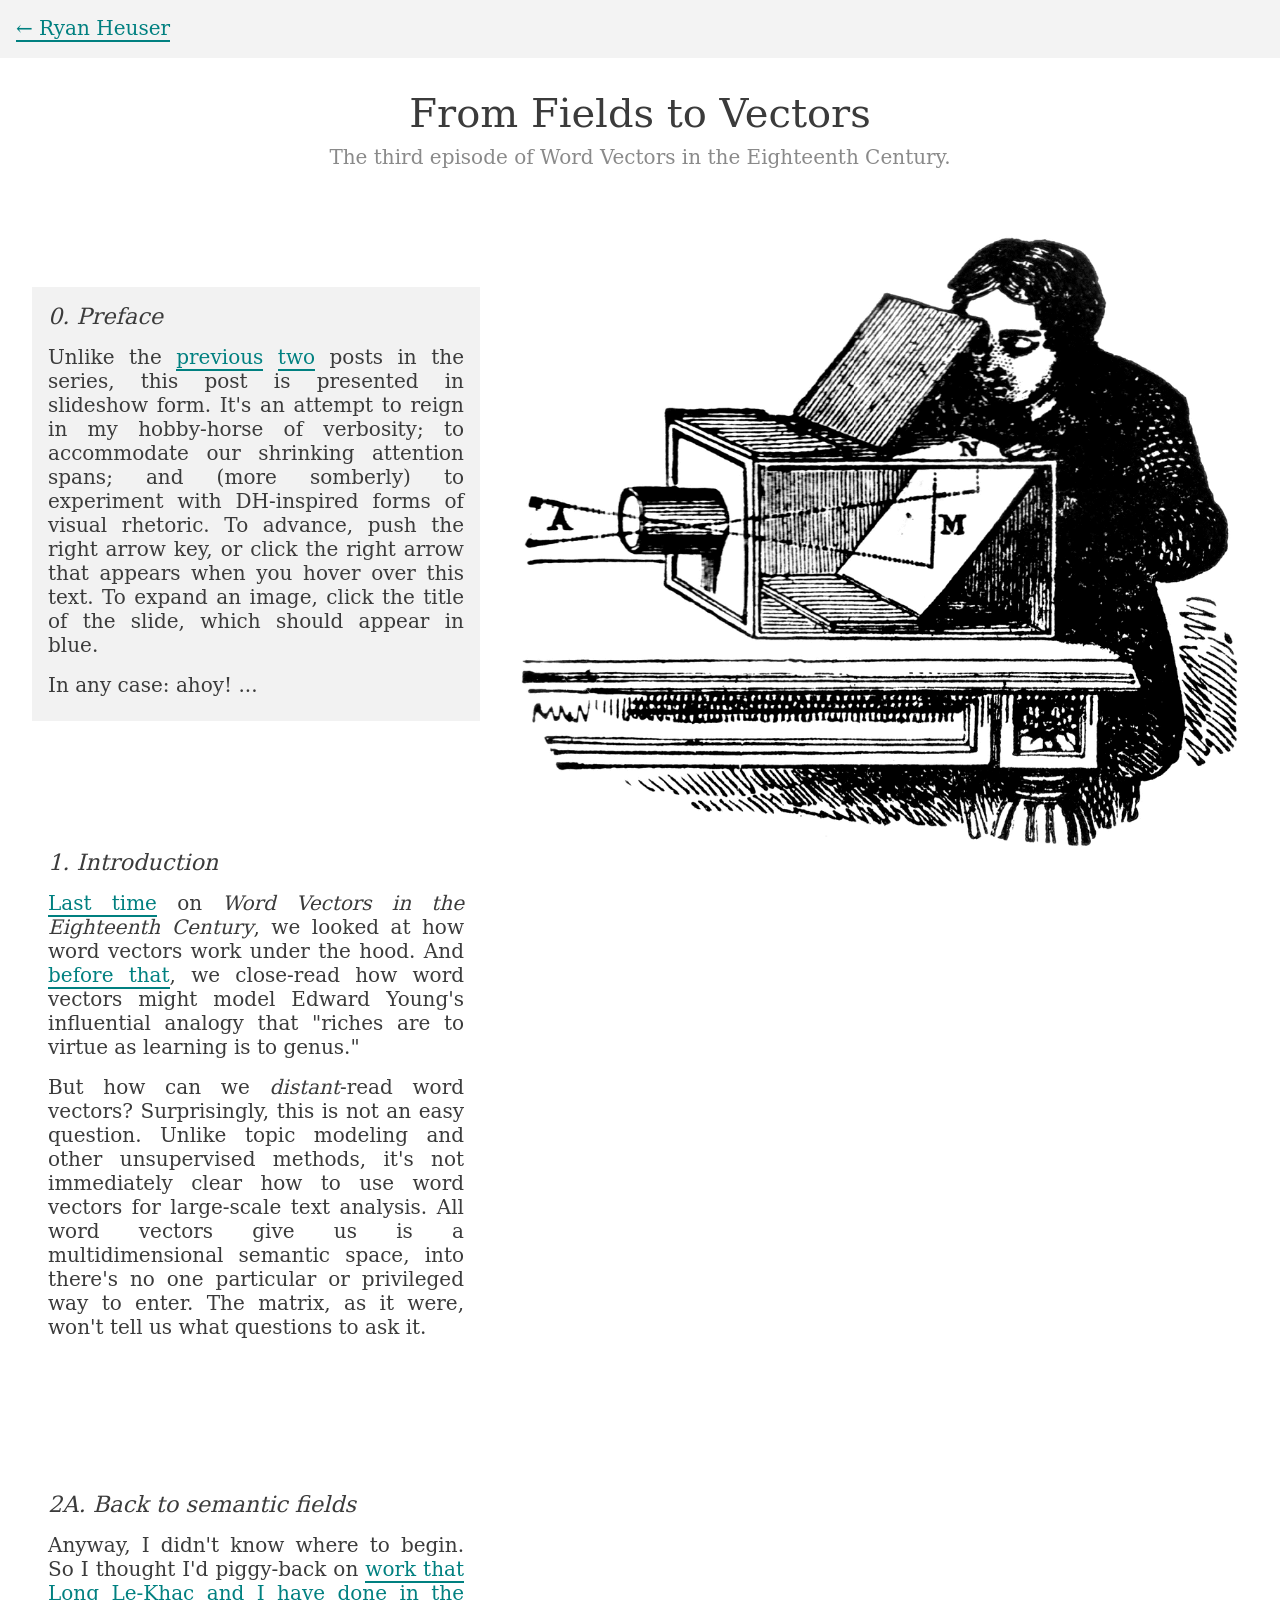
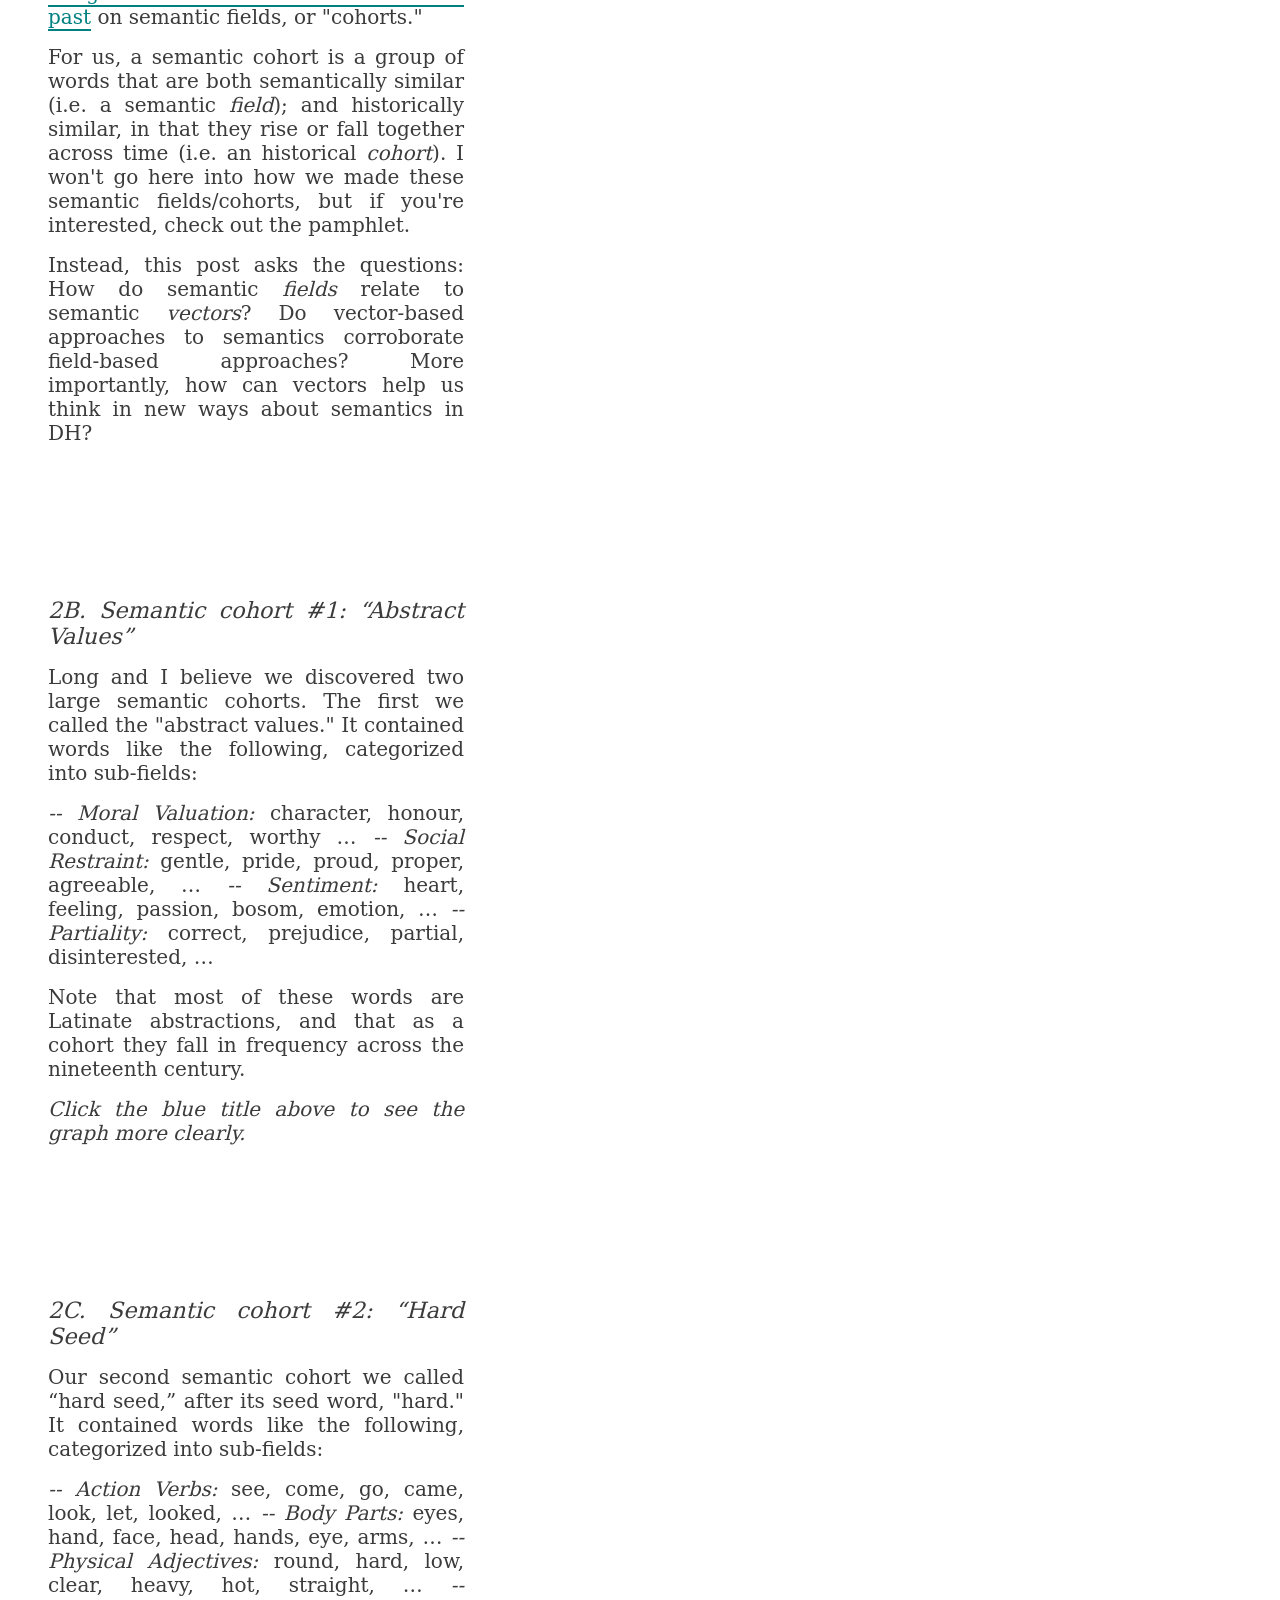
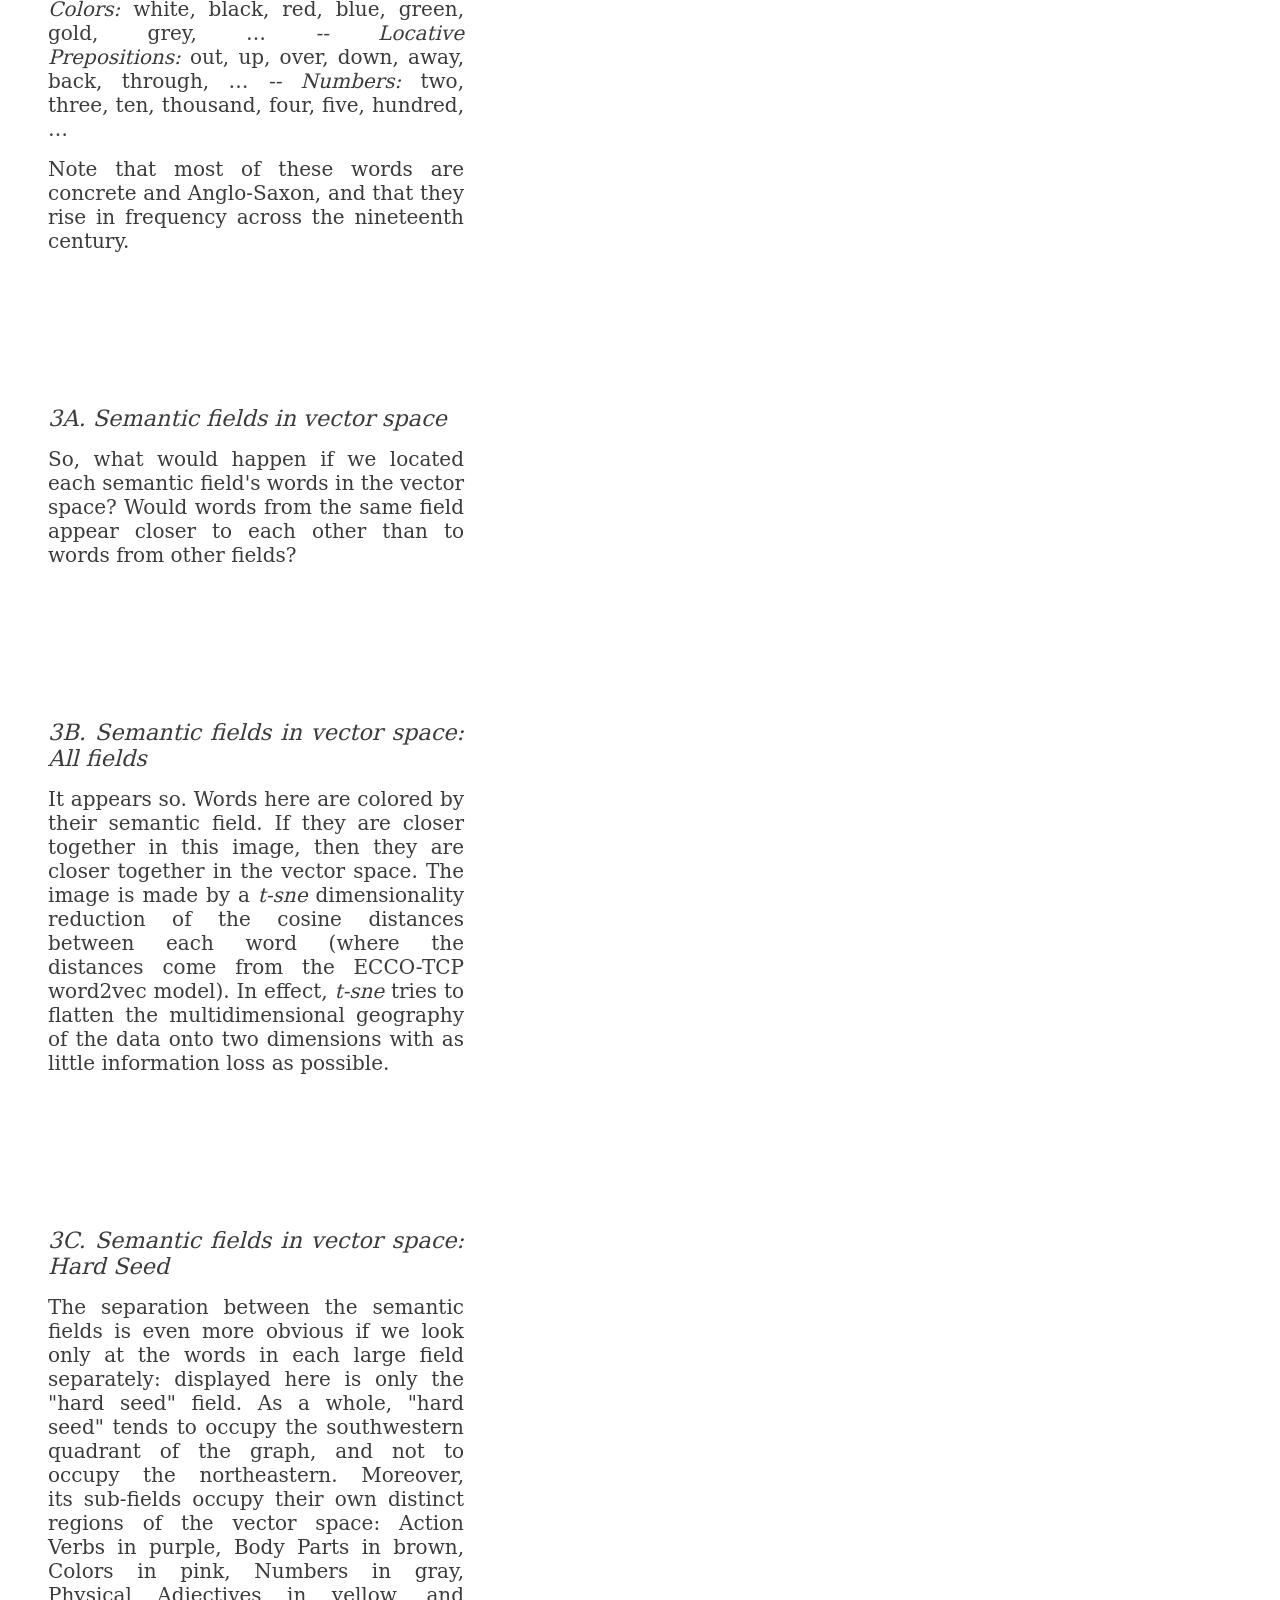
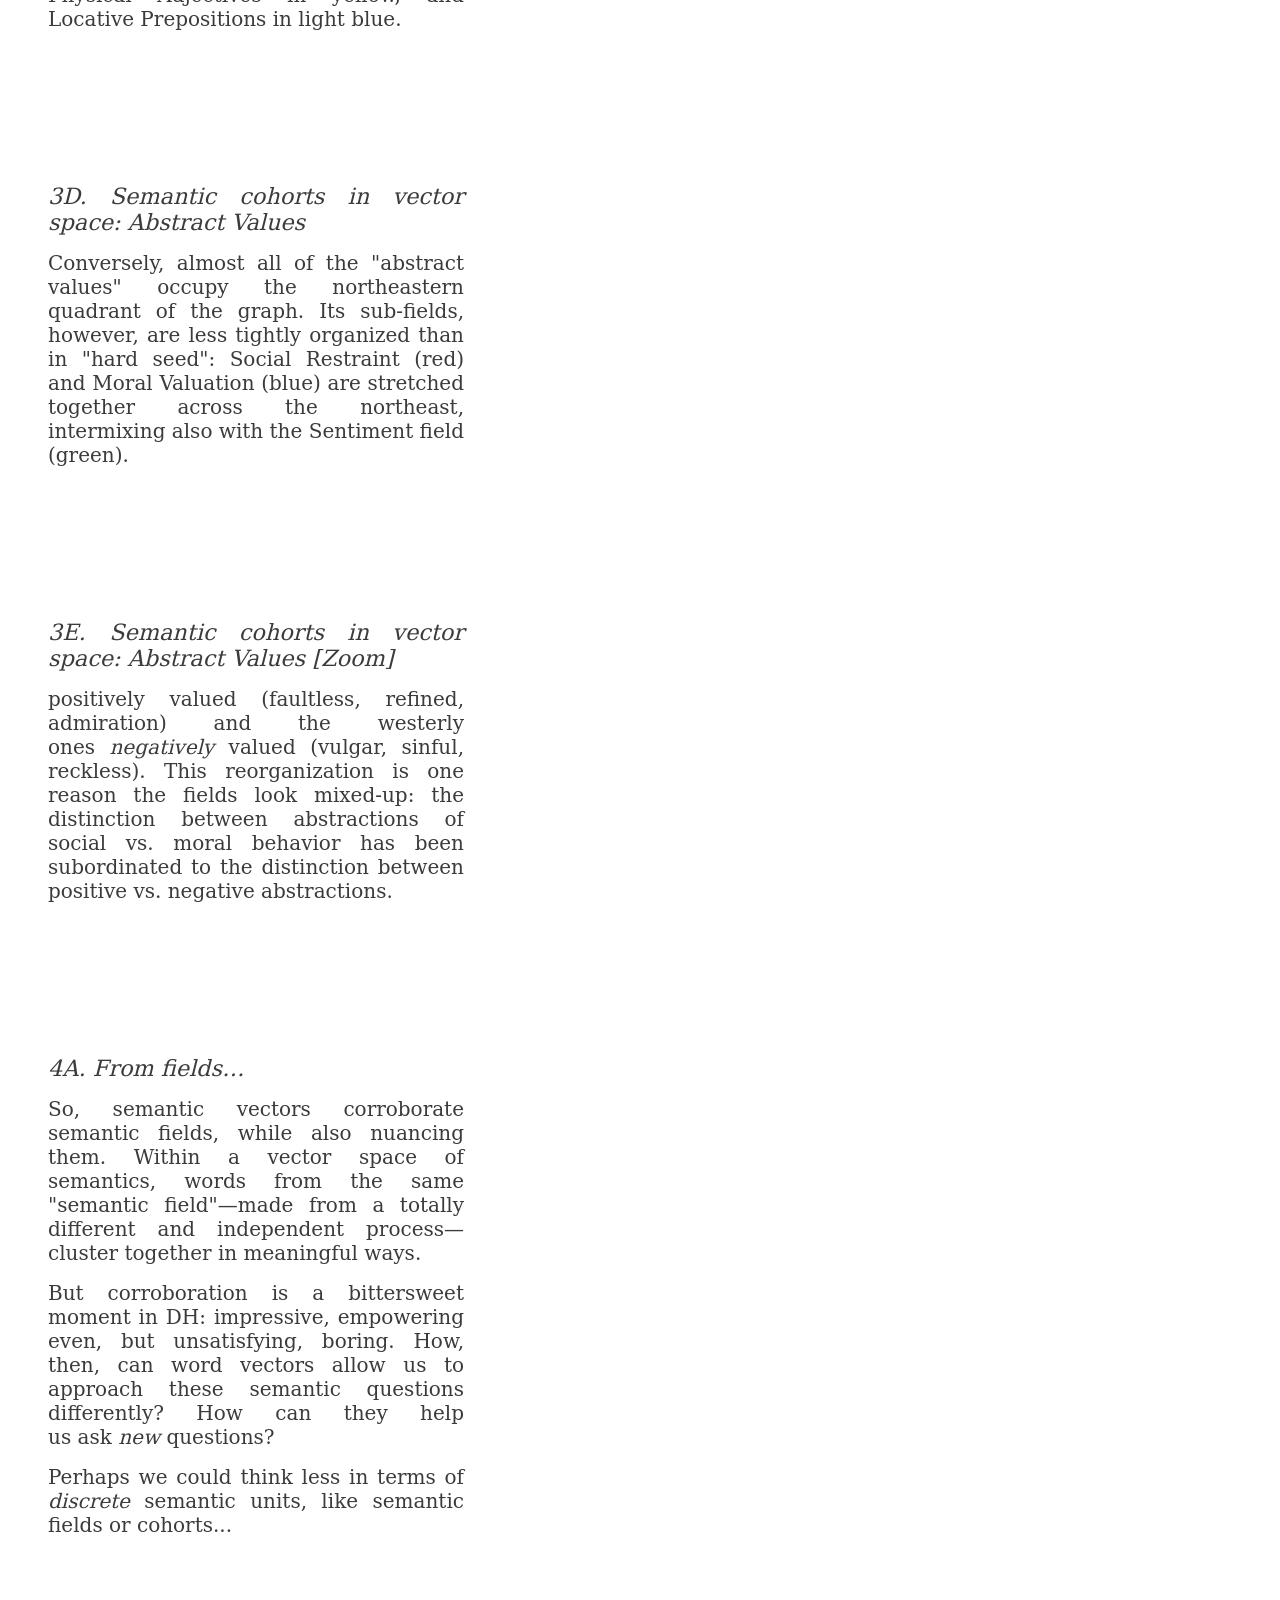
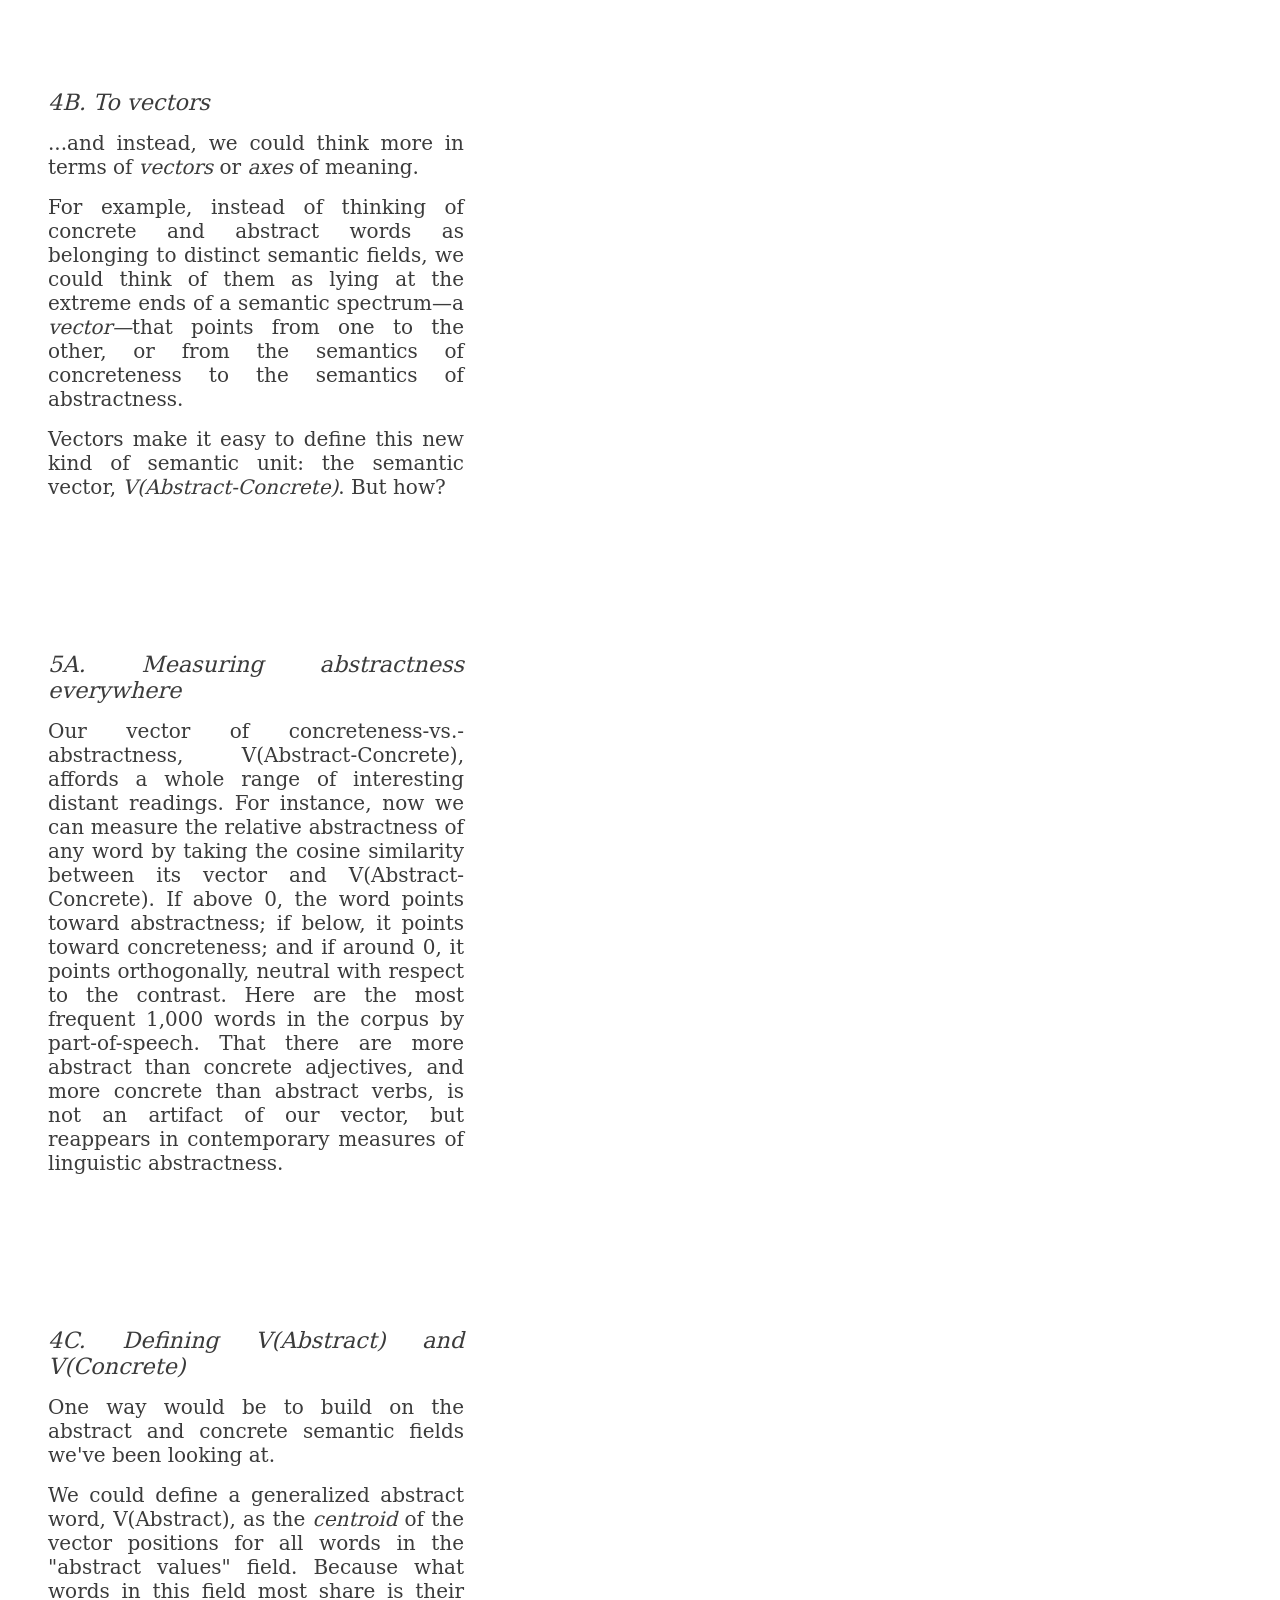
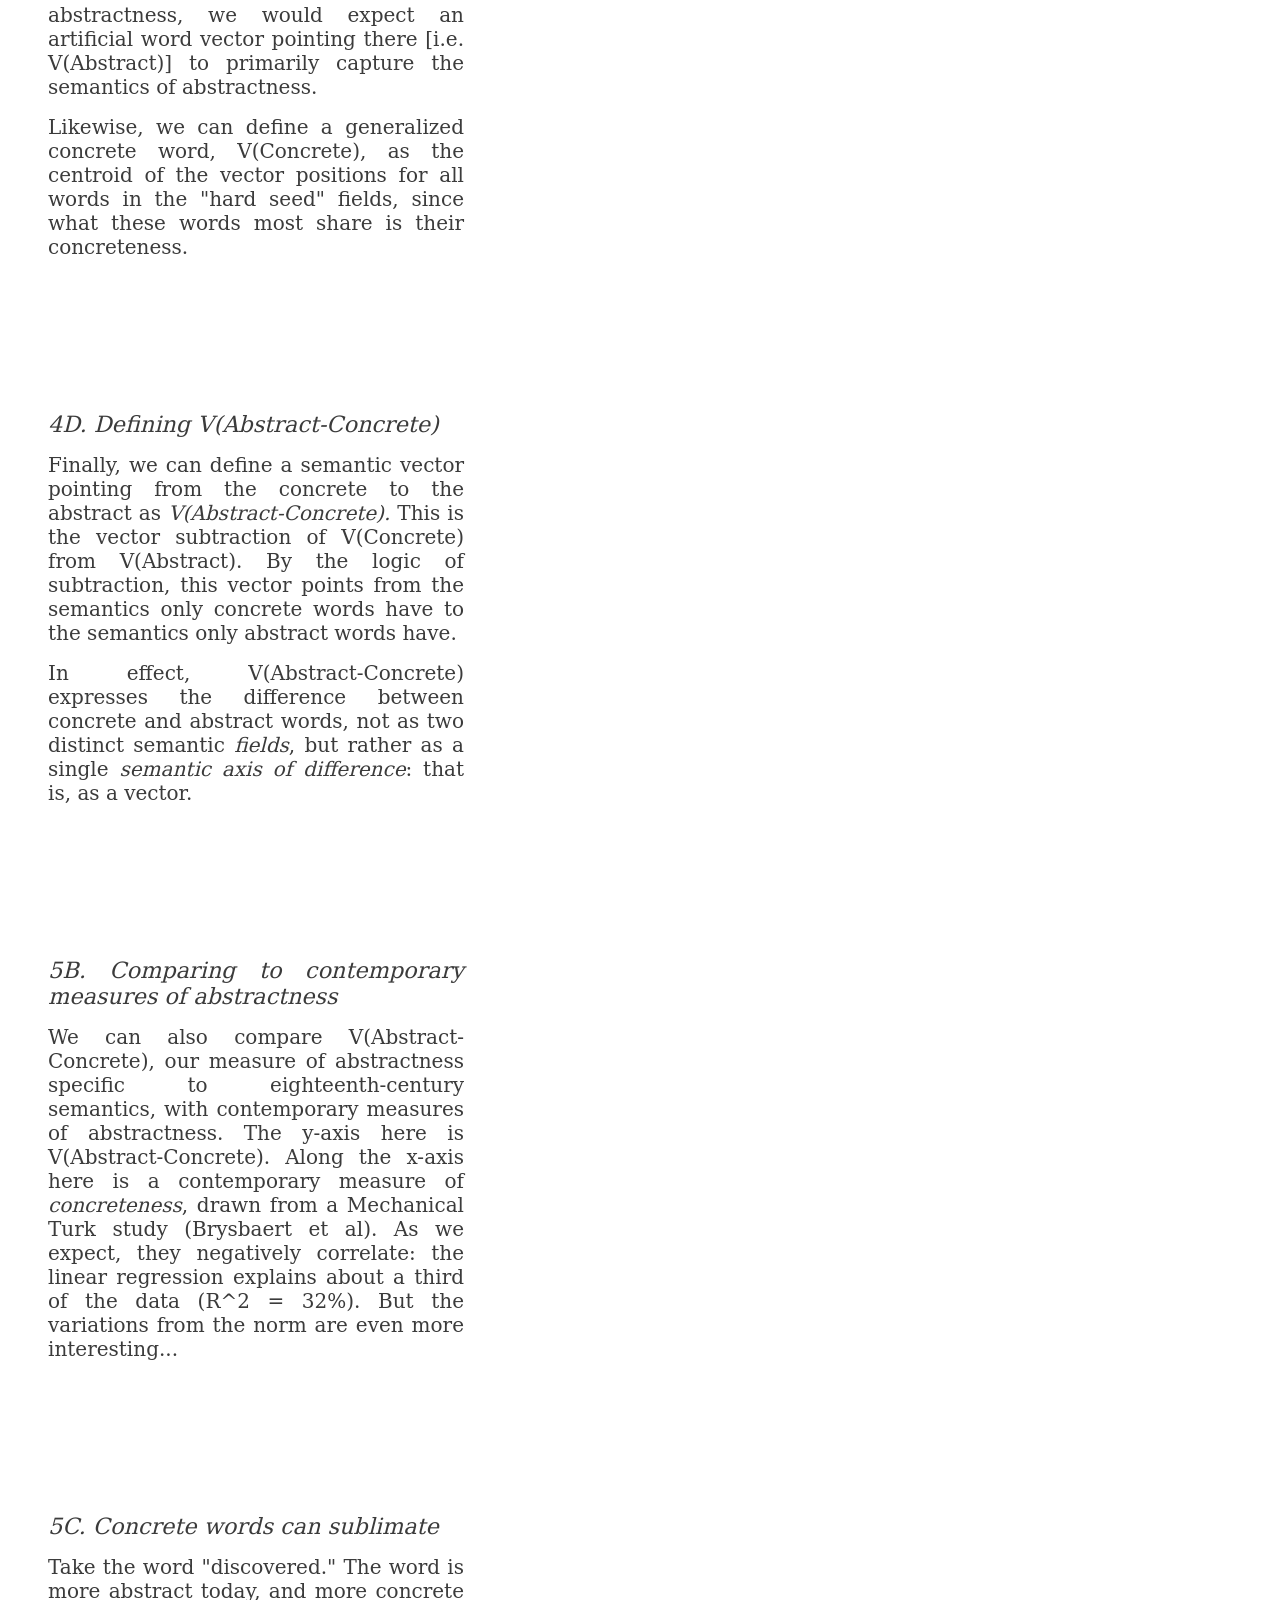
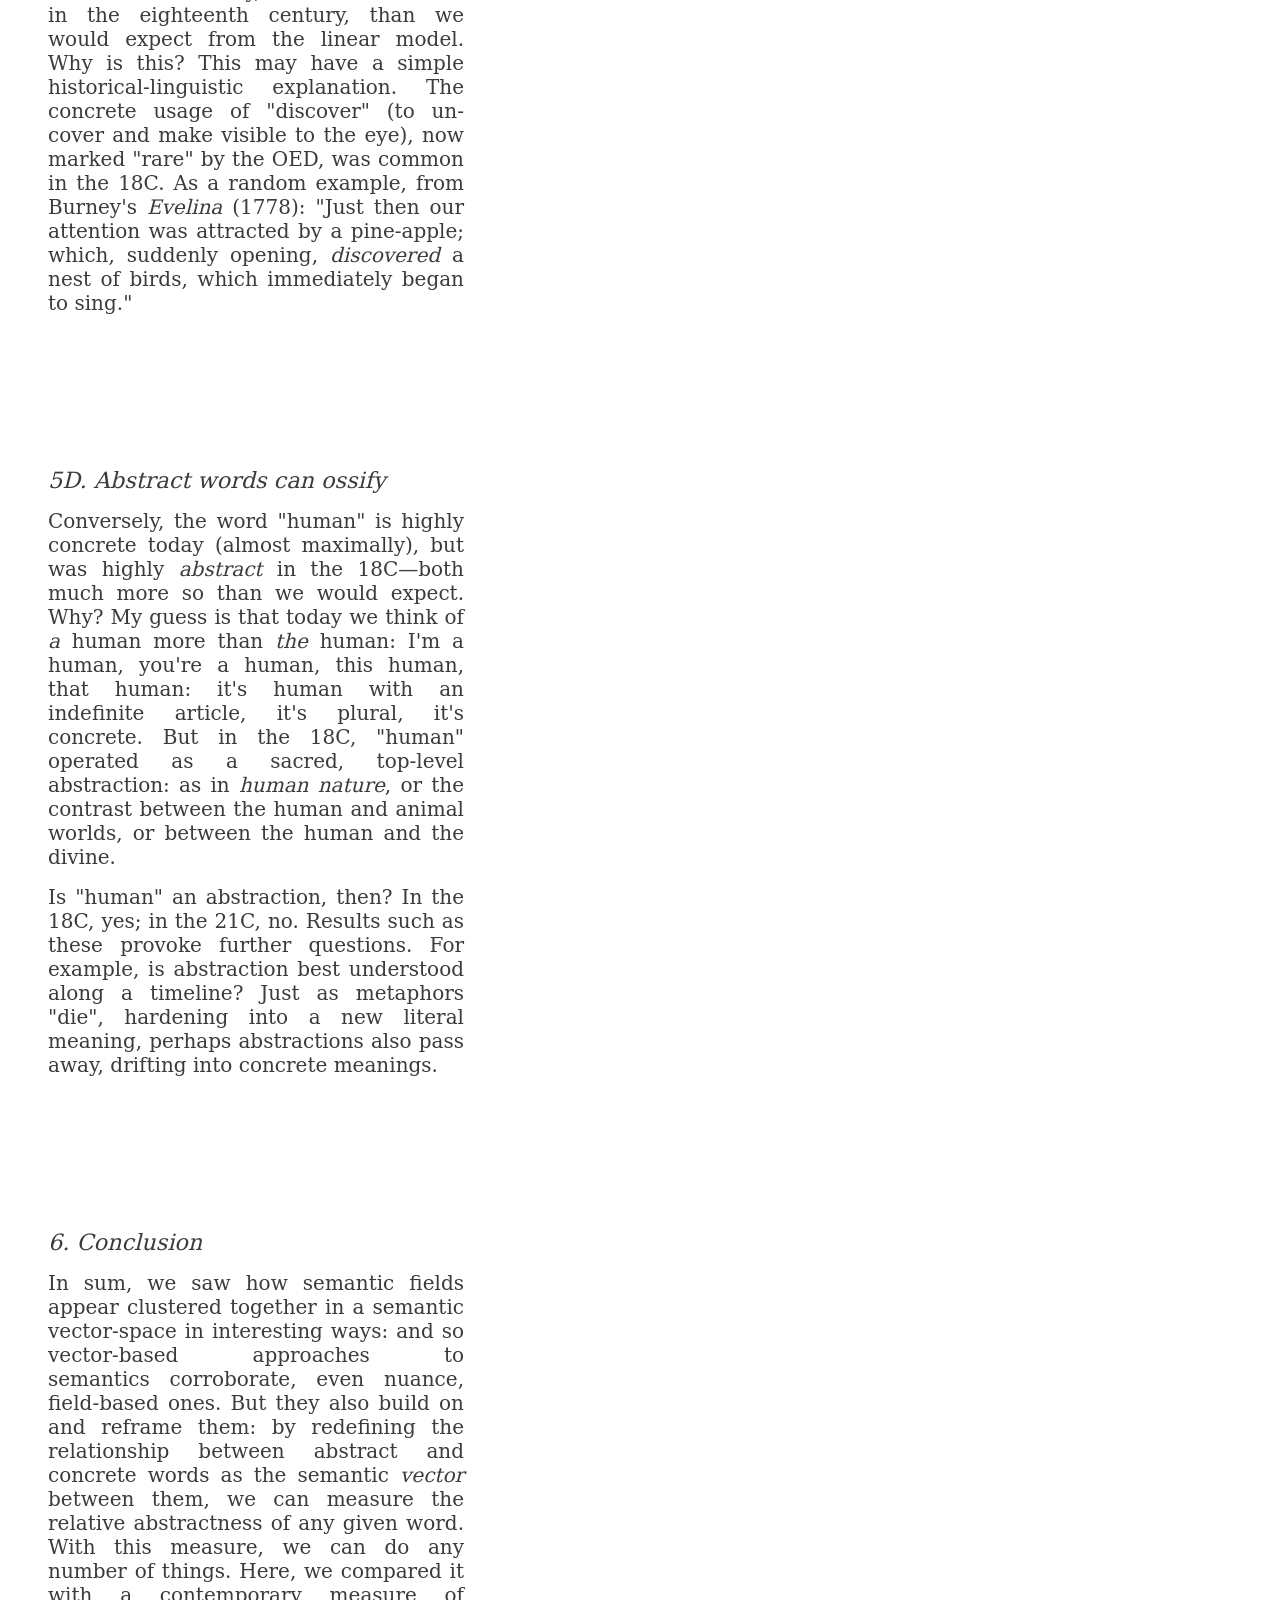
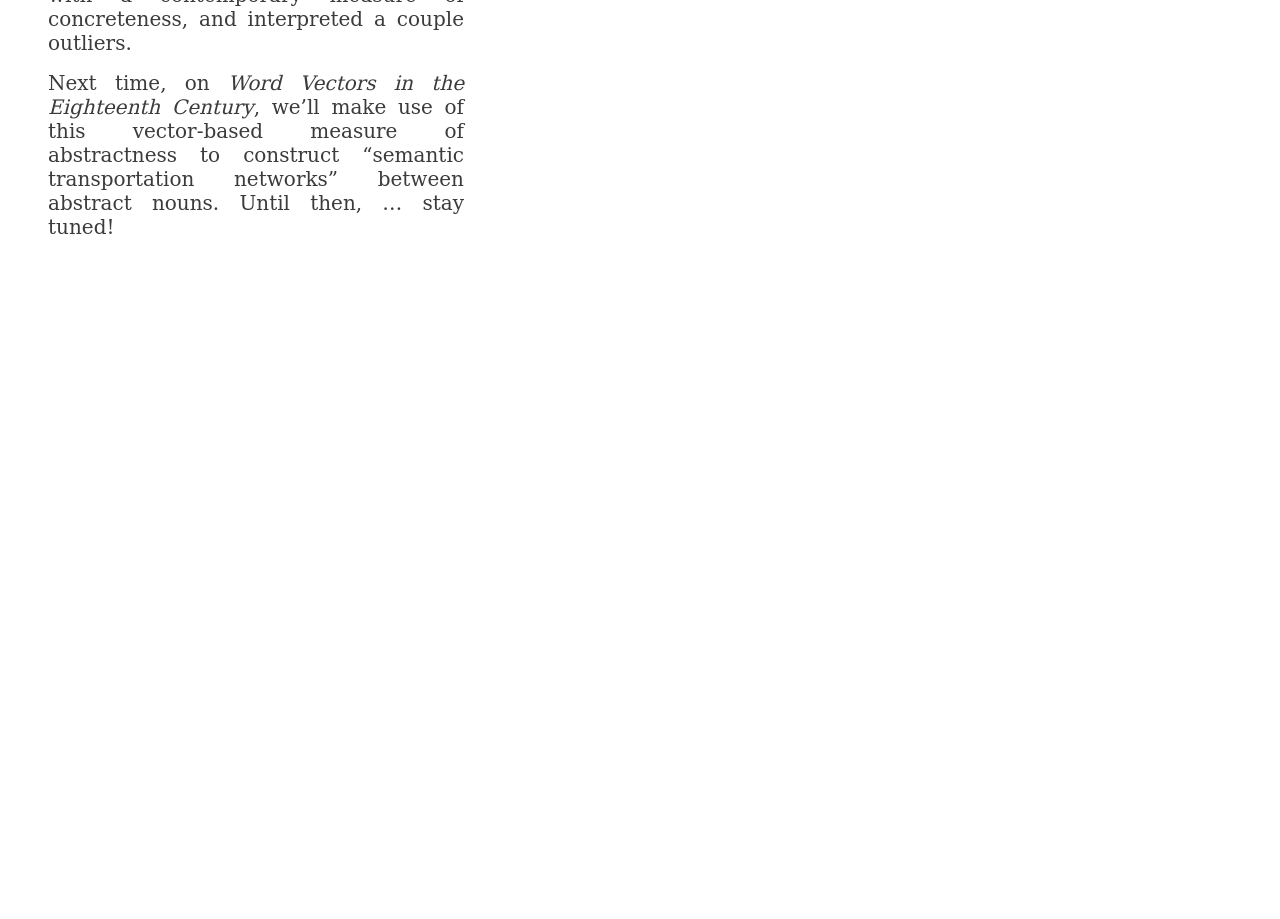
<file: assets/word-vectors-3/index.html>
<!DOCTYPE html>
<html>
  <head>

    <!-- Global site tag (gtag.js) - Google Analytics -->
    <script async src="https://www.googletagmanager.com/gtag/js?id=UA-56798055-1"></script>
    <script>
      window.dataLayer = window.dataLayer || [];
      function gtag(){dataLayer.push(arguments);}
      gtag('js', new Date());

      gtag('config', 'UA-56798055-1');

      var SLIDES = ["slides/camera_obscu_27919_lg.gif", "slides/mech-24-lg.gif", "slides/p4.png", "slides/abval.png", "slides/hardseed.png", "slides/Fields-to-Vectors-All-words2-nocolor.png", "slides/Fields-to-Vectors-All-words2.png", "slides/Fields-to-Vectors-Hard-Seed22.png", "slides/Fields-to-Vectors-Abstract-Values-no-caption.png", "slides/MoralValSocRestraint-focus-anno.png", "slides/Fields-to-Vectors-All-words2.png", "slides/Fields-to-Vectors-All-words2-spectrum.png", "slides/fig-abstract-1.jpg", "slides/centroids-abval-hs21.png", "slides/centroids-abval-hs31.png", "slides/fig-abstract-2.jpg", "slides/fig-abstract-2-discovered.jpg", "slides/fig-abstract-2-human.jpg", "slides/neteg-21.png"];
    </script>


    <meta charset="utf-8" />
    <meta http-equiv="X-UA-Compatible" content="IE=edge" />
    <title>Abstraction: A Literary History</title>
    <meta name="description" content="Scrollama: Sticky Side Example" />
    <meta name="viewport" content="width=device-width, initial-scale=1" />
    <link rel="stylesheet" href="/assets/story.css" />
    <style>
	
    </style>
  </head>

  <body>
<main>
  <nav>
    <a href="/">← Ryan Heuser</a>
  </nav>


    <main>
      <section id="intro">
        <h1 class="intro__hed">From Fields to Vectors</h1>
        <p class="intro__dek">
          The third episode of Word Vectors in the Eighteenth Century.
        </p>
      </section>

      <section id="scrolly">
        <article>
            <div class="step" data-step="1">
                <div class="item_title">0. Preface</div>
                <p class="item_content"><excerpt:encoded><p class="p1">Unlike the <a href="http://ryanheuser.org/word-vectors-1/" target="_blank">previous</a> <a href="http://ryanheuser.org/word-vectors-2/" target="_blank">two</a> posts in the series, this post is presented in slideshow form. It's an attempt to reign in my hobby-horse of verbosity; to accommodate our shrinking attention spans; and (more somberly) to experiment with DH-inspired forms of visual rhetoric. To advance, push the right arrow key, or click the right arrow that appears when you hover over this text. To expand an image, click the title of the slide, which should appear in blue.</p> <p class="p1">In any case: ahoy! ...</p></excerpt:encoded></p>
            </div>
        


            <div class="step" data-step="2">
                <div class="item_title">1. Introduction</div>
                <p class="item_content"><excerpt:encoded><p class="p1"><span class="s1"><a href="http://ryanheuser.org/word-vectors-2/">Last time</a></span> on <i>Word Vectors in the Eighteenth Century</i>, we looked at how word vectors work under the hood. And <a href="http://ryanheuser.org/word-vectors-1/"><span class="s1">before that</span></a>, we close-read how word vectors might model Edward Young's influential analogy that "riches are to virtue as learning is to genus."</p>
<p class="p1">But how can we <i>distant</i>-read word vectors? Surprisingly, this is not an easy question. Unlike topic modeling and other unsupervised methods, it's not immediately clear how to use word vectors for large-scale text analysis. All word vectors give us is a multidimensional semantic space, into there's no one particular or privileged way to enter. The matrix, as it were, won't tell us what questions to ask it.</p></excerpt:encoded></p>
            </div>
        


            <div class="step" data-step="3">
                <div class="item_title">2A. Back to semantic fields</div>
                <p class="item_content"><excerpt:encoded>Anyway, I didn't know where to begin. So I thought I'd piggy-back on <a href="http://litlab.stanford.edu/LiteraryLabPamphlet4.pdf"><span class="s1">work that Long Le-Khac and I have done in the past</span></a> on semantic fields, or "cohorts."
<p class="p1">For us, a semantic cohort is a group of words that are both semantically similar (i.e. a semantic <i>field</i>); and historically similar, in that they rise or fall together across time (i.e. an historical <i>cohort</i>). I won't go here into how we made these semantic fields/cohorts, but if you're interested, check out the pamphlet.</p>
<p class="p1">Instead, this post asks the questions: How do semantic <i>fields</i> relate to semantic <i>vectors</i>? Do vector-based approaches to semantics corroborate field-based approaches? More importantly, how can vectors help us think in new ways about semantics in DH?</p></excerpt:encoded></p>
            </div>
        


            <div class="step" data-step="4">
                <div class="item_title">2B. Semantic cohort #1: “Abstract Values”</div>
                <p class="item_content"><excerpt:encoded>Long and I believe we discovered two large semantic cohorts. The first we called the "abstract values." It contained words like the following, categorized into sub-fields:
<p class="p1"><i>-- Moral Valuation: </i>character, honour, conduct, respect, worthy …
<i>-- Social Restraint: </i>gentle, pride, proud, proper, agreeable, …
<i>-- Sentiment: </i>heart, feeling, passion, bosom, emotion, …
<i>-- Partiality: </i>correct, prejudice, partial, disinterested, …</p>
<p class="p1">Note that most of these words are Latinate abstractions, and that as a cohort they fall in frequency across the nineteenth century.</p>
<p class="p1"><i>Click the blue title above to see the graph more clearly.</i></p></excerpt:encoded></p>
            </div>
        


            <div class="step" data-step="5">
                <div class="item_title">2C. Semantic cohort #2: “Hard Seed”</div>
                <p class="item_content"><excerpt:encoded>Our second semantic cohort we called “hard seed,” after its seed word, "hard." It contained words like the following, categorized into sub-fields:
<p class="p1"><i>-- Action Verbs: </i>see, come, go, came, look, let, looked, …
<i>-- Body Parts: </i>eyes, hand, face, head, hands, eye, arms, …
<i>-- Physical Adjectives: </i>round, hard, low, clear, heavy, hot, straight, …
<i>-- Colors: </i>white, black, red, blue, green, gold, grey, …
<i>-- Locative Prepositions: </i>out, up, over, down, away, back, through, …
<i>-- Numbers: </i>two, three, ten, thousand, four, five, hundred, …</p>
<p class="p1">Note that most of these words are concrete and Anglo-Saxon, and that they rise in frequency across the nineteenth century.</p></excerpt:encoded></p>
            </div>
        


            <div class="step" data-step="6">
                <div class="item_title">3A. Semantic fields in vector space</div>
                <p class="item_content"><excerpt:encoded>So, what would happen if we located each semantic field's words in the vector space? Would words from the same field appear closer to each other than to words from other fields?</excerpt:encoded></p>
            </div>
        


            <div class="step" data-step="7">
                <div class="item_title">3B. Semantic fields in vector space: All fields</div>
                <p class="item_content"><excerpt:encoded>It appears so. Words here are colored by their semantic field. If they are closer together in this image, then they are closer together in the vector space. The image is made by a <i>t-sne </i>dimensionality reduction of the cosine distances between each word (where the distances come from the ECCO-TCP word2vec model). In effect, <i>t-sne</i> tries to flatten the multidimensional geography of the data onto two dimensions with as little information loss as possible.</excerpt:encoded></p>
            </div>
        


            <div class="step" data-step="8">
                <div class="item_title">3C. Semantic fields in vector space: Hard Seed</div>
                <p class="item_content"><excerpt:encoded>The separation between the semantic fields is even more obvious if we look only at the words in each large field separately: displayed here is only the "hard seed" field. As a whole, "hard seed" tends to occupy the southwestern quadrant of the graph, and not to occupy the northeastern. Moreover, its sub-fields occupy their own distinct regions of the vector space: Action Verbs in purple, Body Parts in brown, Colors in pink, Numbers in gray, Physical Adjectives in yellow, and Locative Prepositions in light blue.</excerpt:encoded></p>
            </div>
        


            <div class="step" data-step="9">
                <div class="item_title">3D. Semantic cohorts in vector space: Abstract Values</div>
                <p class="item_content"><excerpt:encoded>Conversely, almost all of the "abstract values" occupy the northeastern quadrant of the graph. Its sub-fields, however, are less tightly organized than in "hard seed": Social Restraint (red) and Moral Valuation (blue) are stretched together across the northeast, intermixing also with the Sentiment field (green).</excerpt:encoded></p>
            </div>
        


            <div class="step" data-step="10">
                <div class="item_title">3E. Semantic cohorts in vector space: Abstract Values [Zoom]</div>
                <p class="item_content"><excerpt:encoded>positively valued (faultless, refined, admiration) and the westerly ones <em>negatively</em> valued (vulgar, sinful, reckless). This reorganization is one reason the fields look mixed-up: the distinction between abstractions of social vs. moral behavior has been subordinated to the distinction between positive vs. negative abstractions.</excerpt:encoded></p>
            </div>
        


            <div class="step" data-step="11">
                <div class="item_title">4A. From fields…</div>
                <p class="item_content"><excerpt:encoded>So, semantic vectors corroborate semantic fields, while also nuancing them. Within a vector space of semantics, words from the same "semantic field"—made from a totally different and independent process—cluster together in meaningful ways.
<p class="p1">But corroboration is a bittersweet moment in DH: impressive, empowering even, but unsatisfying, boring. How, then, can word vectors allow us to approach these semantic questions differently? How can they help us ask <i>new </i>questions?</p>
<p class="p1">Perhaps we could think less in terms of <i>discrete</i> semantic units, like semantic fields or cohorts...</p></excerpt:encoded></p>
            </div>
        


            <div class="step" data-step="12">
                <div class="item_title">4B. To vectors</div>
                <p class="item_content"><excerpt:encoded>...and instead, we could think more in terms of <i>vectors </i>or <i>axes </i>of meaning.
<p class="p1">For example, instead of thinking of concrete and abstract words as belonging to distinct semantic fields, we could think of them as lying at the extreme ends of a semantic spectrum—a <i>vector—</i>that points from one to the other, or from the semantics of concreteness to the semantics of abstractness.</p>
<p class="p1">Vectors make it easy to define this new kind of semantic unit: the semantic vector, <i>V(Abstract-Concrete)</i>. But how?</p></excerpt:encoded></p>
            </div>
        


            <div class="step" data-step="13">
                <div class="item_title">5A. Measuring abstractness everywhere</div>
                <p class="item_content"><excerpt:encoded>Our vector of concreteness-vs.-abstractness, V(Abstract-Concrete), affords a whole range of interesting distant readings. For instance, now we can measure the relative abstractness of any word by taking the cosine similarity between its vector and V(Abstract-Concrete). If above 0, the word points toward abstractness; if below, it points toward concreteness; and if around 0, it points orthogonally, neutral with respect to the contrast. Here are the most frequent 1,000 words in the corpus by part-of-speech. That there are more abstract than concrete adjectives, and more concrete than abstract verbs, is not an artifact of our vector, but reappears in contemporary measures of linguistic abstractness.</excerpt:encoded></p>
            </div>
        


            <div class="step" data-step="14">
                <div class="item_title">4C. Defining V(Abstract) and V(Concrete)</div>
                <p class="item_content"><excerpt:encoded>One way would be to build on the abstract and concrete semantic fields we've been looking at.
<p class="p1">We could define a generalized abstract word, V(Abstract), as the <i>centroid </i>of the vector positions for all words in the "abstract values" field. Because what words in this field most share is their abstractness, we would expect an artificial word vector pointing there [i.e. V(Abstract)] to primarily capture the semantics of abstractness.</p>
<p class="p1">Likewise, we can define a generalized concrete word, V(Concrete), as the centroid of the vector positions for all words in the "hard seed" fields, since what these words most share is their concreteness.</p></excerpt:encoded></p>
            </div>
        


            <div class="step" data-step="15">
                <div class="item_title">4D. Defining V(Abstract-Concrete)</div>
                <p class="item_content"><excerpt:encoded>Finally, we can define a semantic vector pointing from the concrete to the abstract as <i>V(Abstract-Concrete). </i>This is the vector subtraction of V(Concrete) from V(Abstract). By the logic of subtraction, this vector points from the semantics only concrete words have to the semantics only abstract words have.
<p class="p1">In effect, V(Abstract-Concrete) expresses the difference between concrete and abstract words, not as two distinct semantic <i>fields</i>, but rather as a single <i>semantic axis of difference</i>: that is, as a vector.</p></excerpt:encoded></p>
            </div>
        


            <div class="step" data-step="16">
                <div class="item_title">5B. Comparing to contemporary measures of abstractness</div>
                <p class="item_content"><excerpt:encoded>We can also compare V(Abstract-Concrete), our measure of abstractness specific to eighteenth-century semantics, with contemporary measures of abstractness. The y-axis here is V(Abstract-Concrete). Along the x-axis here is a contemporary measure of <i>concreteness</i>, drawn from a Mechanical Turk study (Brysbaert et al). As we expect, they negatively correlate: the linear regression explains about a third of the data (R^2 = 32%). But the variations from the norm are even more interesting...</excerpt:encoded></p>
            </div>
        


            <div class="step" data-step="17">
                <div class="item_title">5C. Concrete words can sublimate</div>
                <p class="item_content"><excerpt:encoded>Take the word "discovered." The word is more abstract today, and more concrete in the eighteenth century, than we would expect from the linear model. Why is this? This may have a simple historical-linguistic explanation. The concrete usage of "discover" (to un-cover and make visible to the eye), now marked "rare" by the OED, was common in the 18C. As a random example, from Burney's <i>Evelina </i>(1778): "Just then our attention was attracted by a pine-apple; which, suddenly opening, <i>discovered</i> a nest of birds, which immediately began to sing."</excerpt:encoded></p>
            </div>
        


            <div class="step" data-step="18">
                <div class="item_title">5D. Abstract words can ossify</div>
                <p class="item_content"><excerpt:encoded>Conversely, the word "human" is highly concrete today (almost maximally), but was highly <i>abstract</i> in the 18C—both much more so than we would expect. Why? My guess is that today we think of <i>a </i>human more than <i>the </i>human: I'm a human, you're a human, this human, that human: it's human with an indefinite article, it's plural, it's concrete. But in the 18C, "human" operated as a sacred, top-level abstraction: as in <i>human nature</i>, or the contrast between the human and animal worlds, or between the human and the divine.
<p class="p1">Is "human" an abstraction, then? In the 18C, yes; in the 21C, no. Results such as these provoke further questions. For example, is abstraction best understood along a timeline? Just as metaphors "die", hardening into a new literal meaning, perhaps abstractions also pass away, drifting into concrete meanings.</p></excerpt:encoded></p>
            </div>
        


            <div class="step" data-step="19">
                <div class="item_title">6. Conclusion</div>
                <p class="item_content"><excerpt:encoded>In sum, we saw how semantic fields appear clustered together in a semantic vector-space in interesting ways: and so vector-based approaches to semantics corroborate, even nuance, field-based ones. But they also build on and reframe them: by redefining the relationship between abstract and concrete words as the semantic <i>vector</i> between them, we can measure the relative abstractness of any given word. With this measure, we can do any number of things. Here, we compared it with a contemporary measure of concreteness, and interpreted a couple outliers.
<p class="p1">Next time, on <i>Word Vectors in the Eighteenth Century</i>, we’ll make use of this vector-based measure of abstractness to construct “semantic transportation networks” between abstract nouns. Until then, … stay tuned!</p></excerpt:encoded></p>
            </div>
        </article>

        <figure>
          <p><img src="slides/camera_obscu_27919_lg.gif" /></p>
        </figure>
      </section>

      <section id="outro"></section>
    </main>

    <!-- <div class='debug'></div> -->
    <script src="/assets/jquery-3.4.1.min.js"></script>
    <script src="/assets/d3.min.js"></script>
    <script src="/assets/intersection-observer.js"></script>
    <script src="/assets/stickyfill.min.js"></script>
    <script src="/assets/scrollama.min.js"></script>
    <script src="/assets/story.js"></script>

  </body>
</html>
</file>
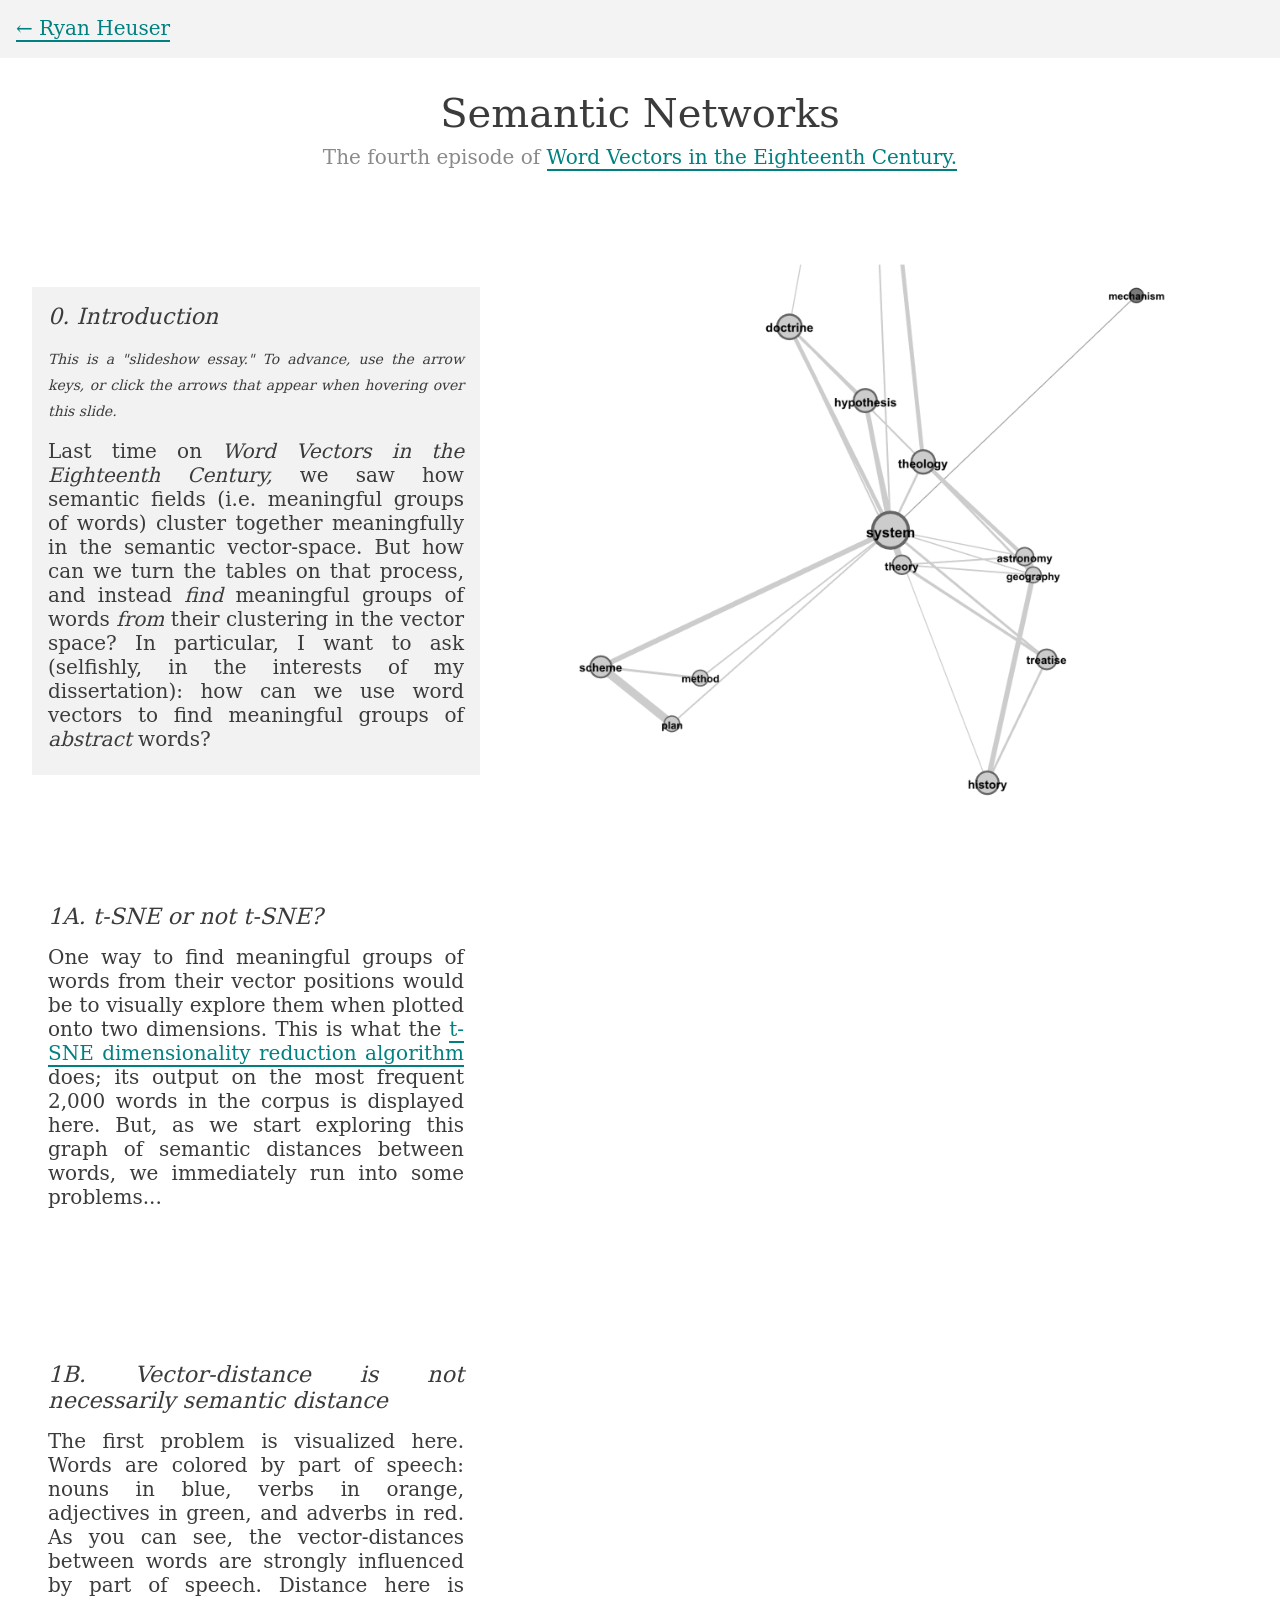
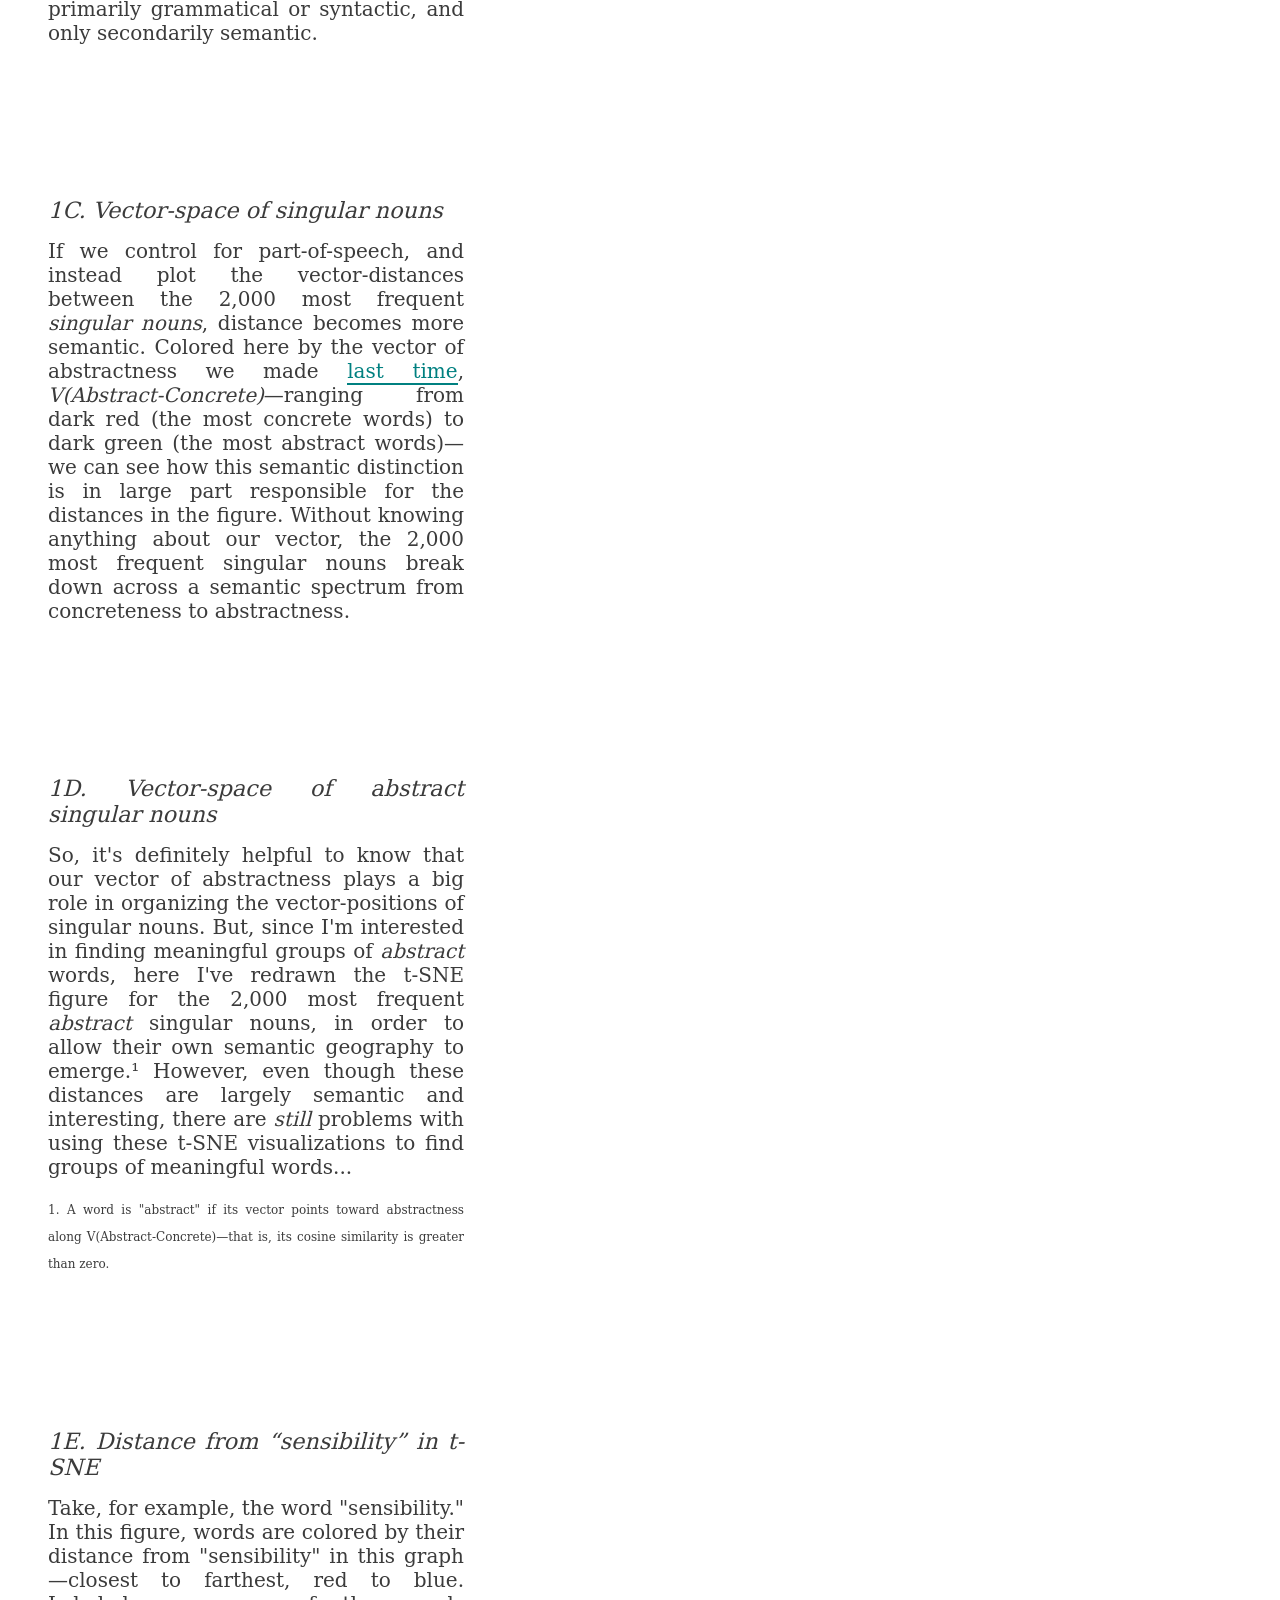
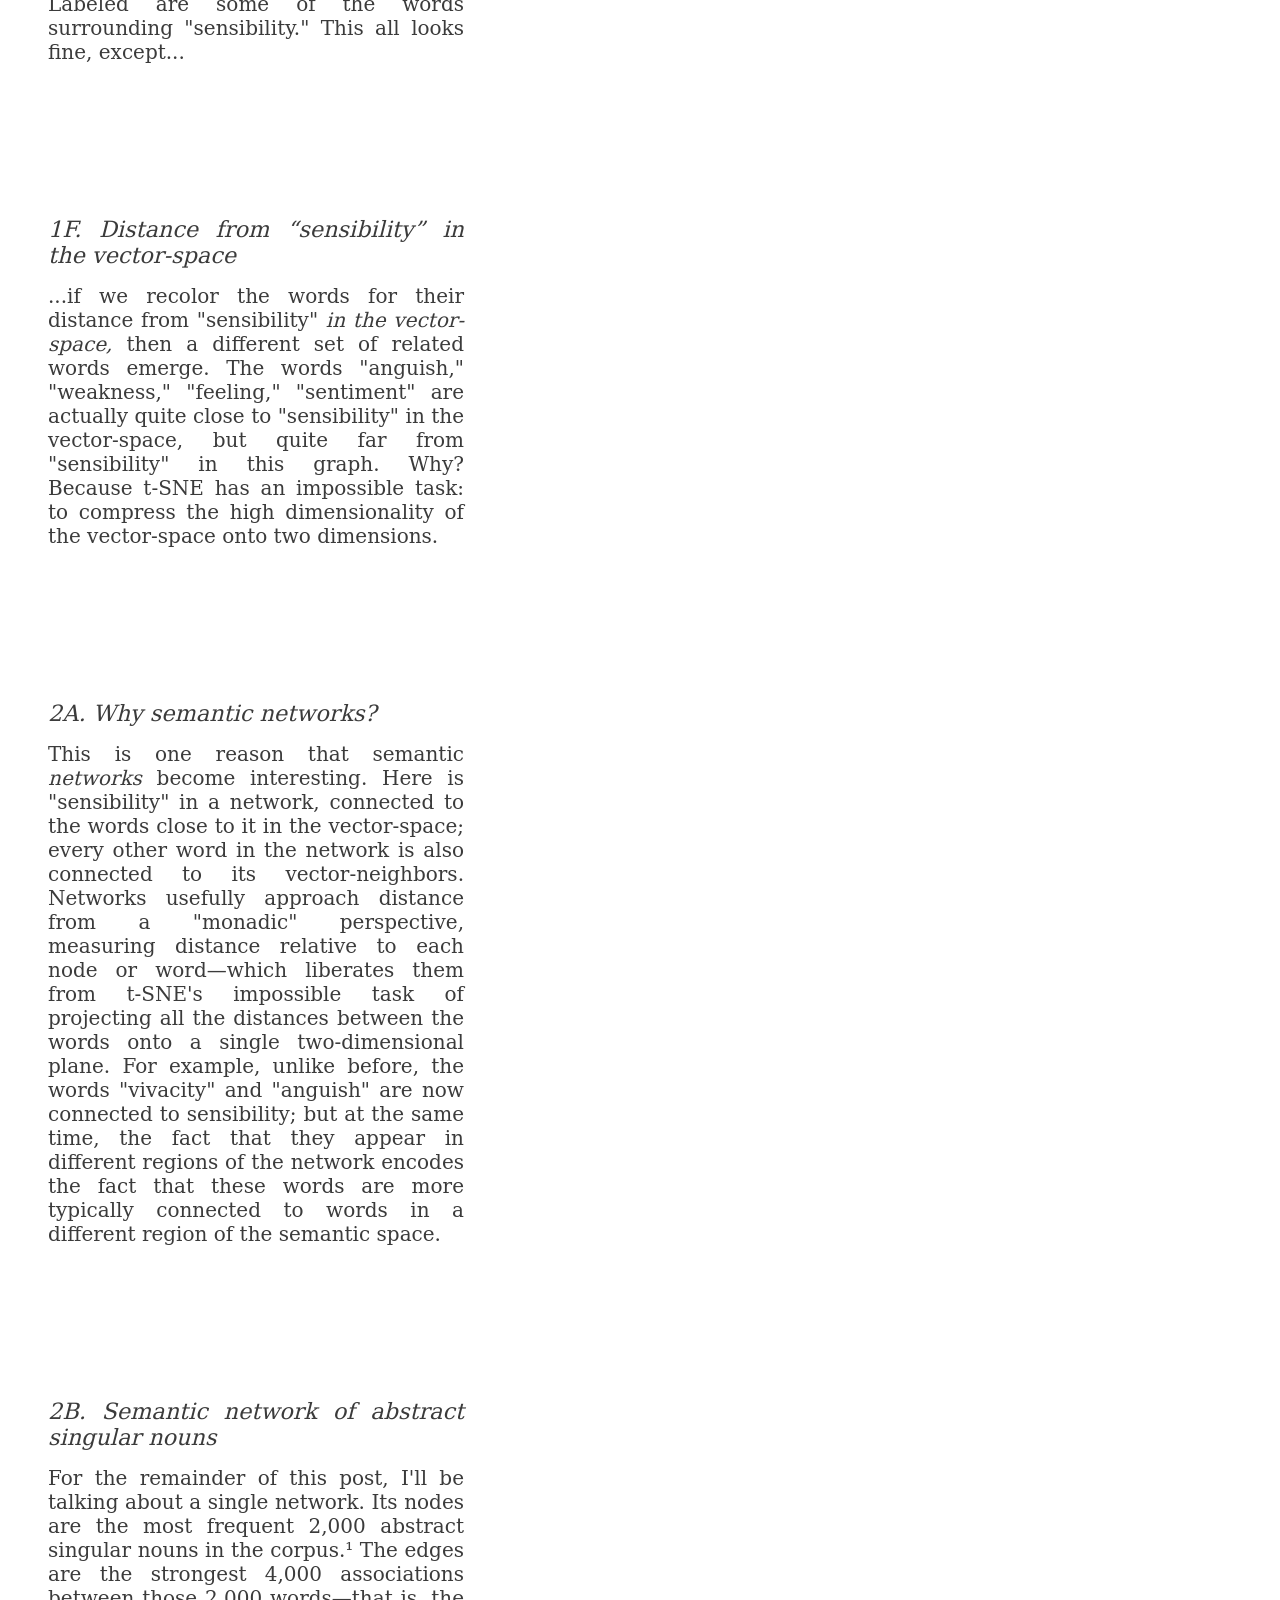
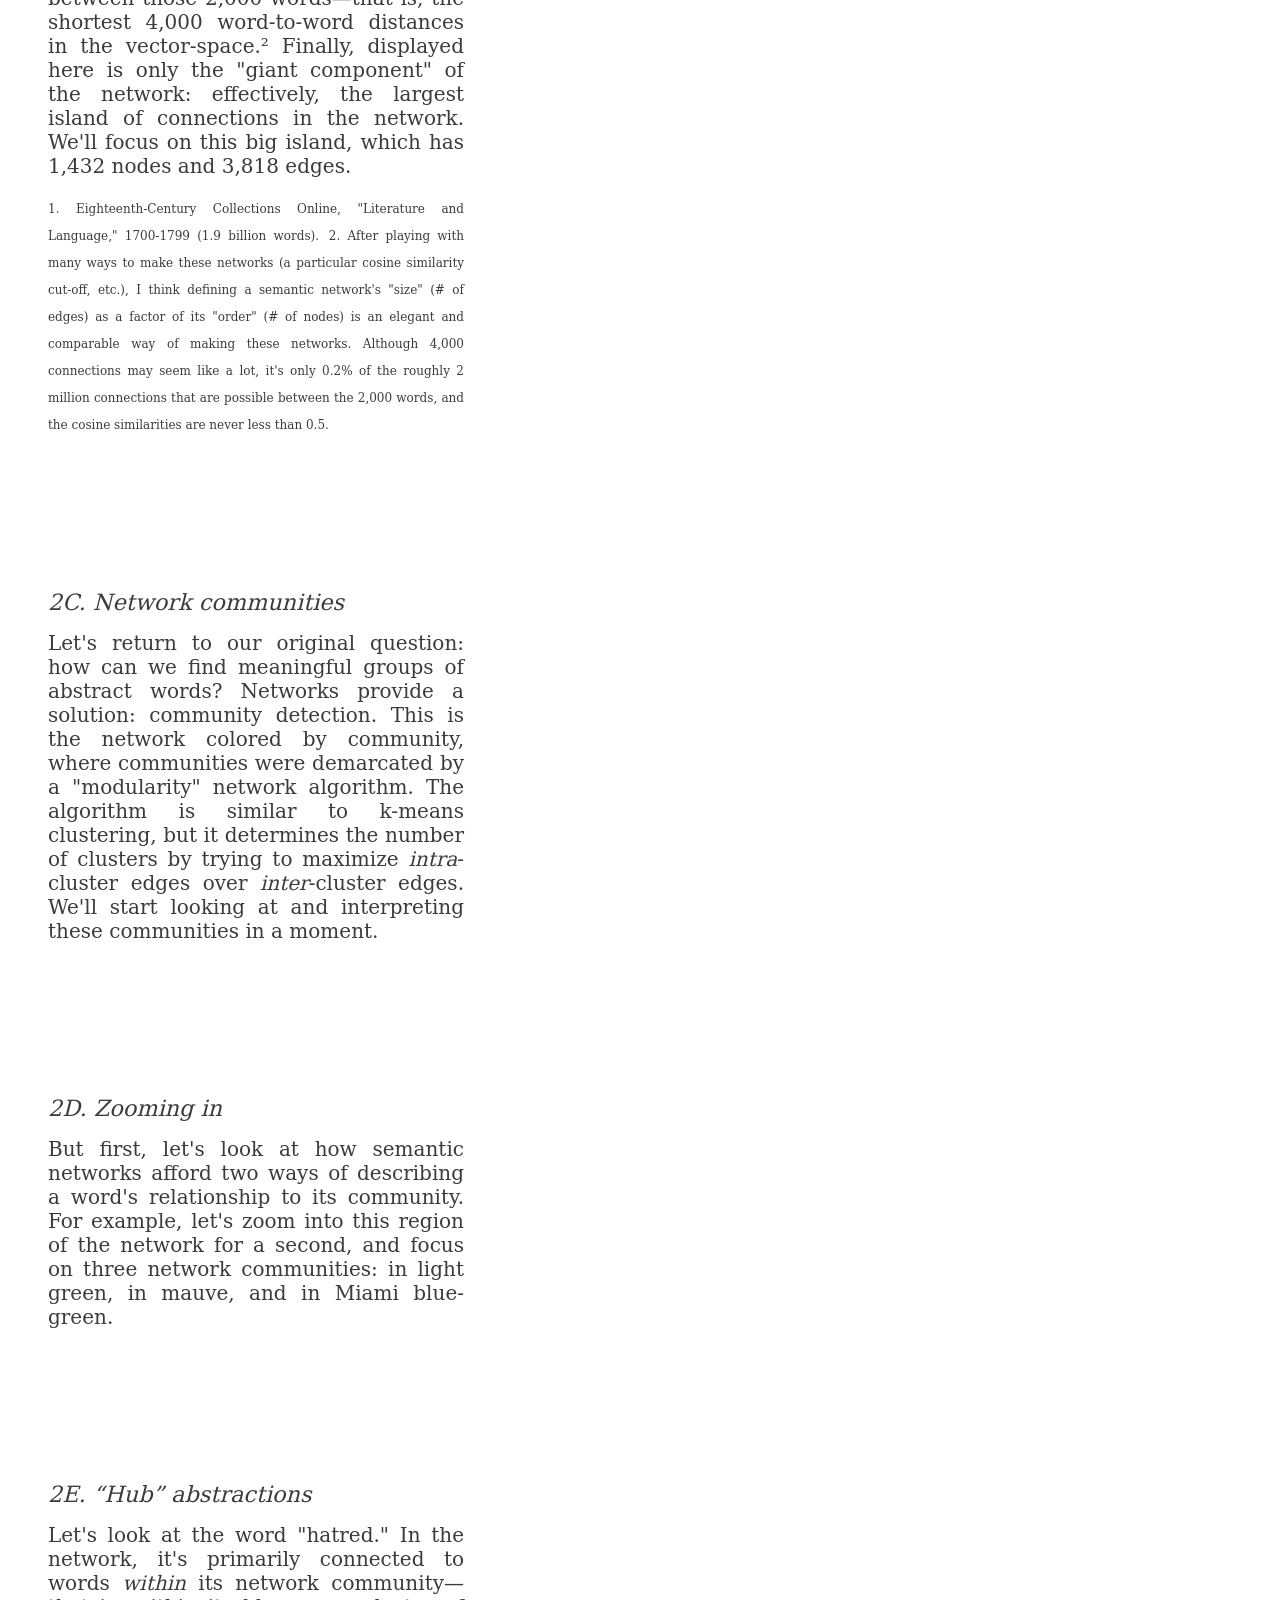
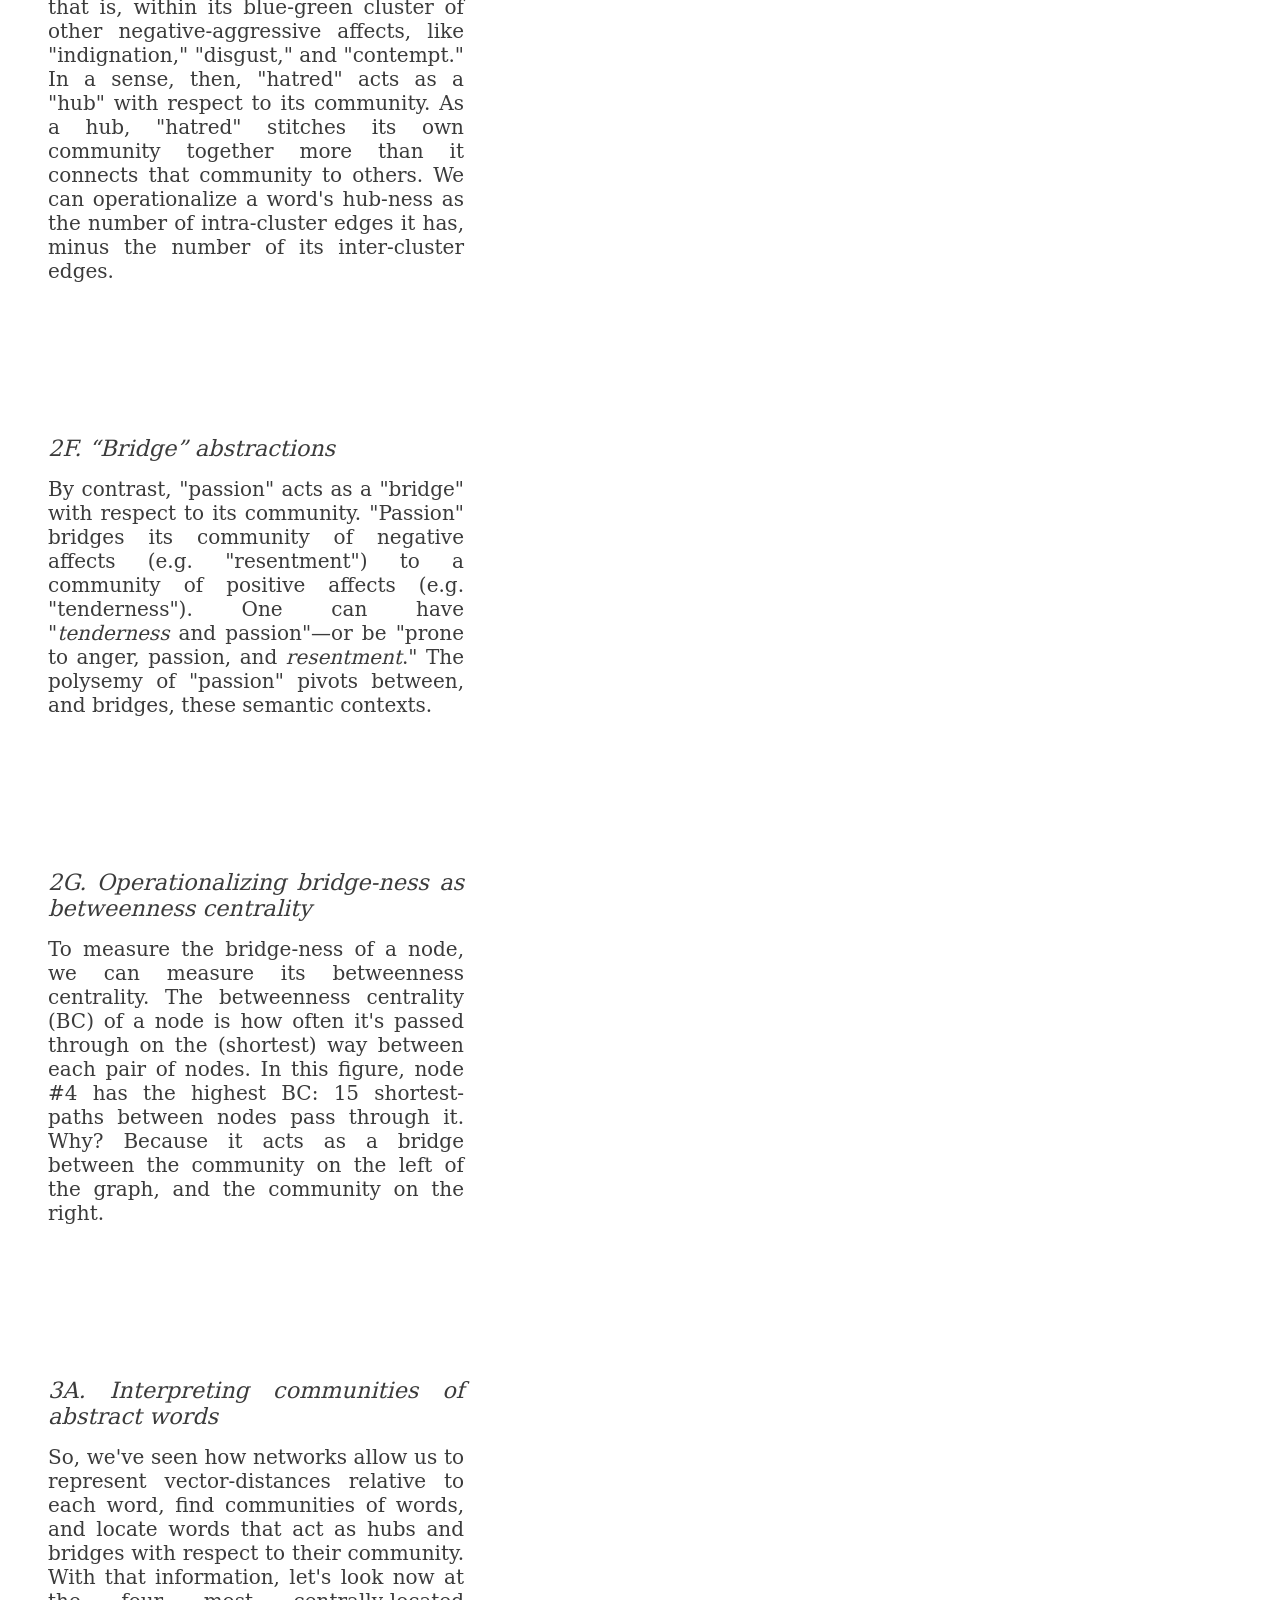
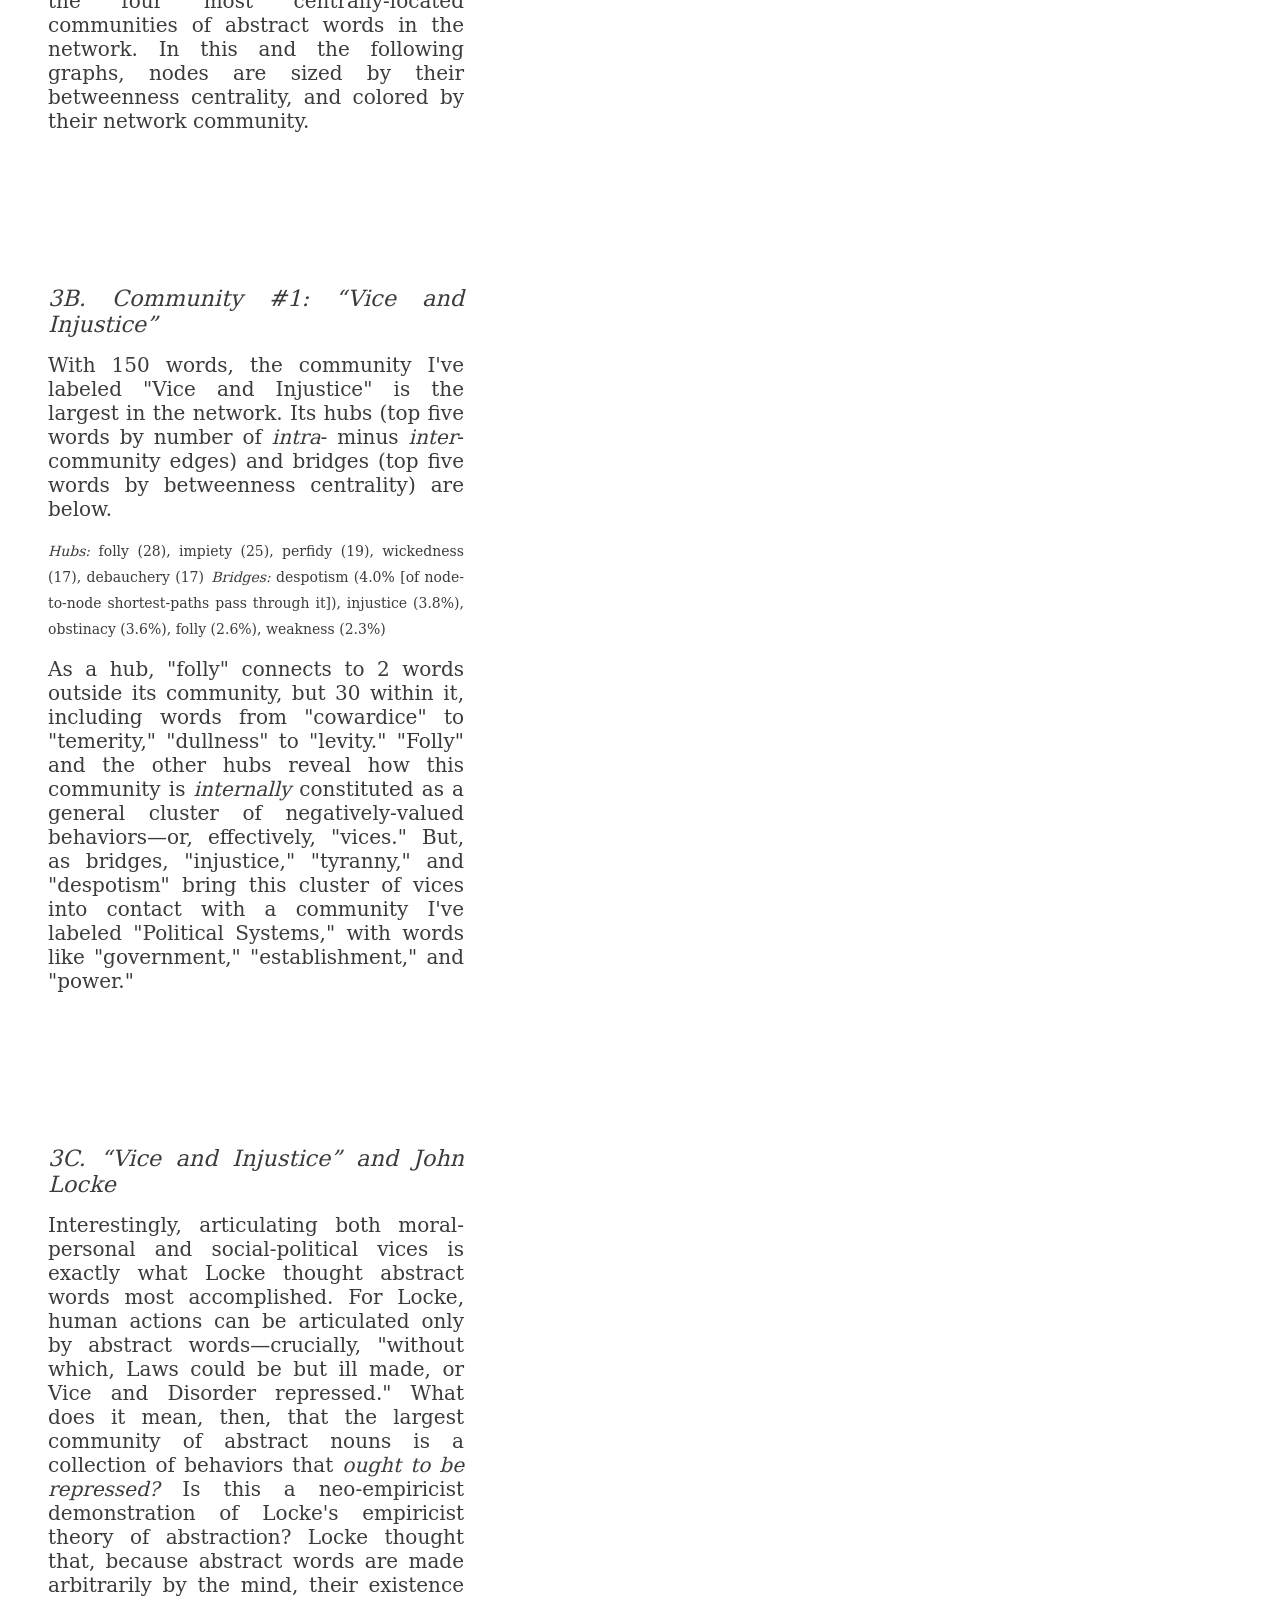
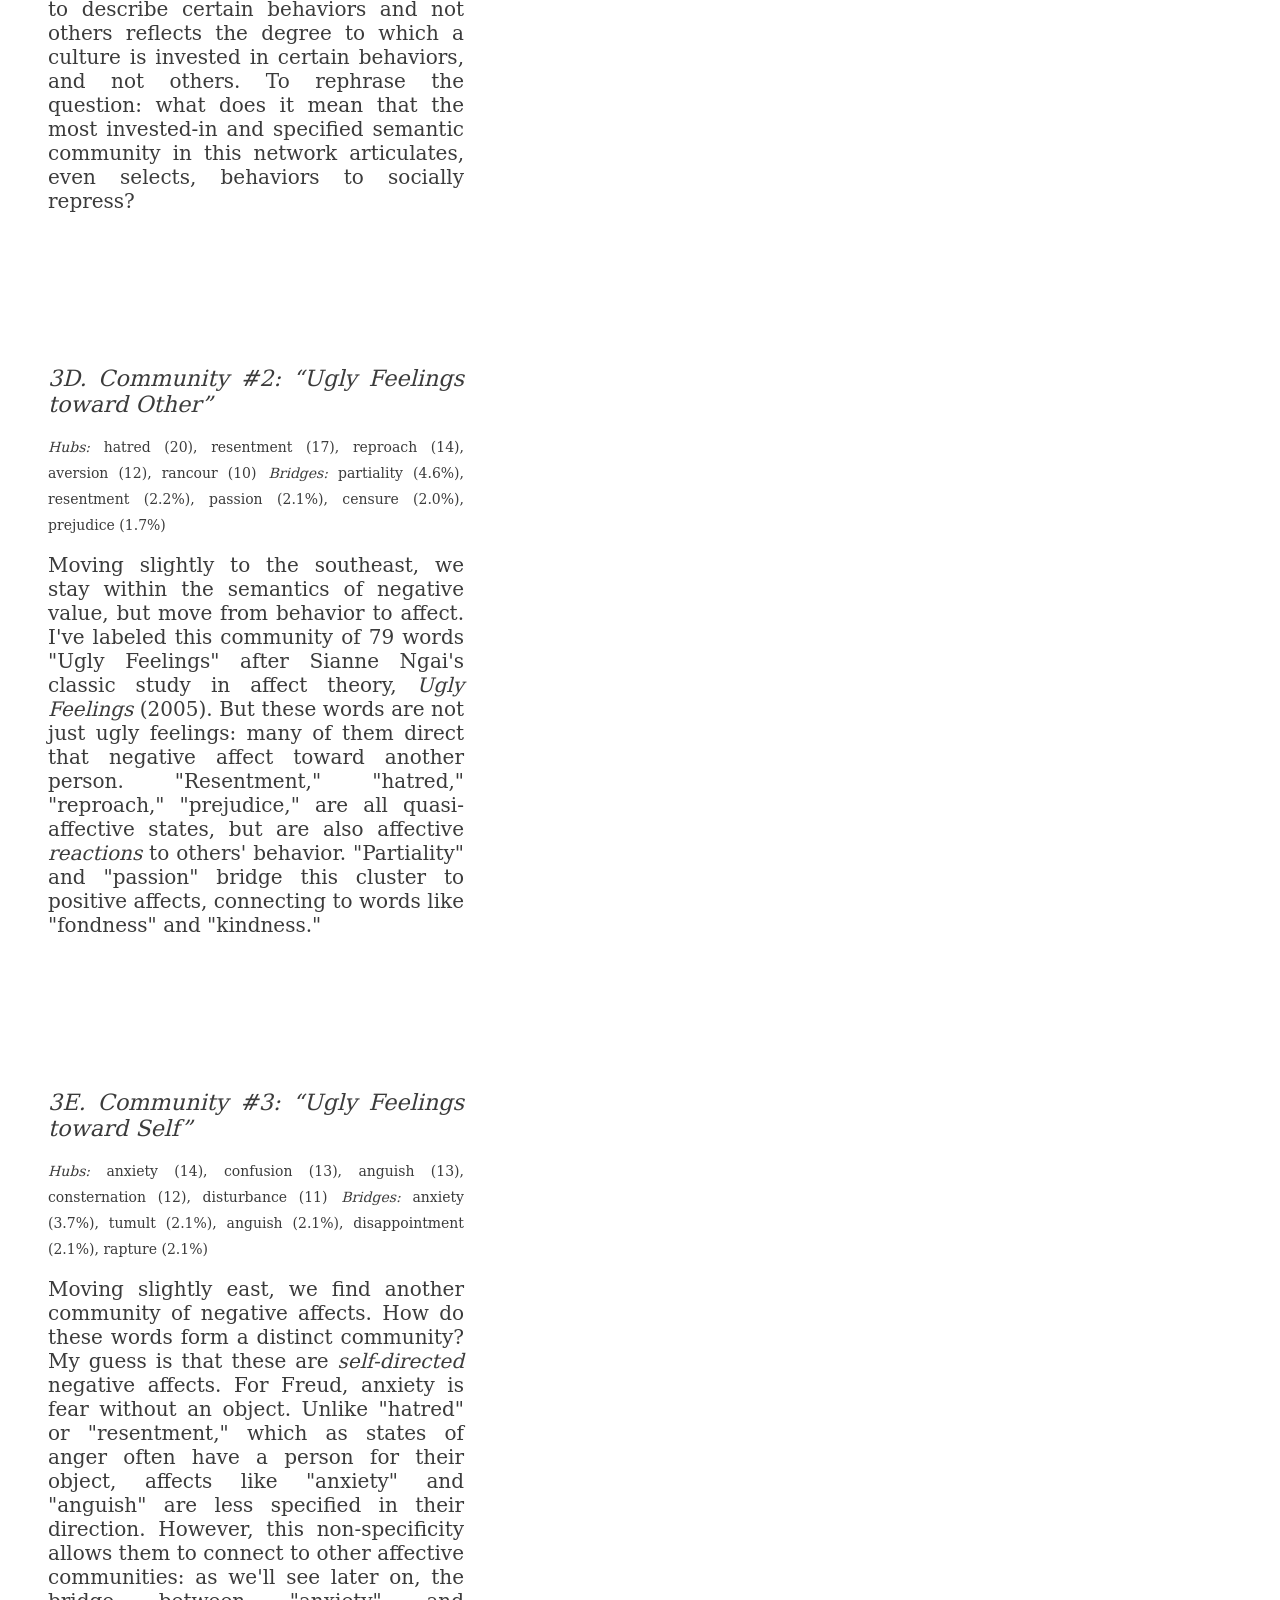
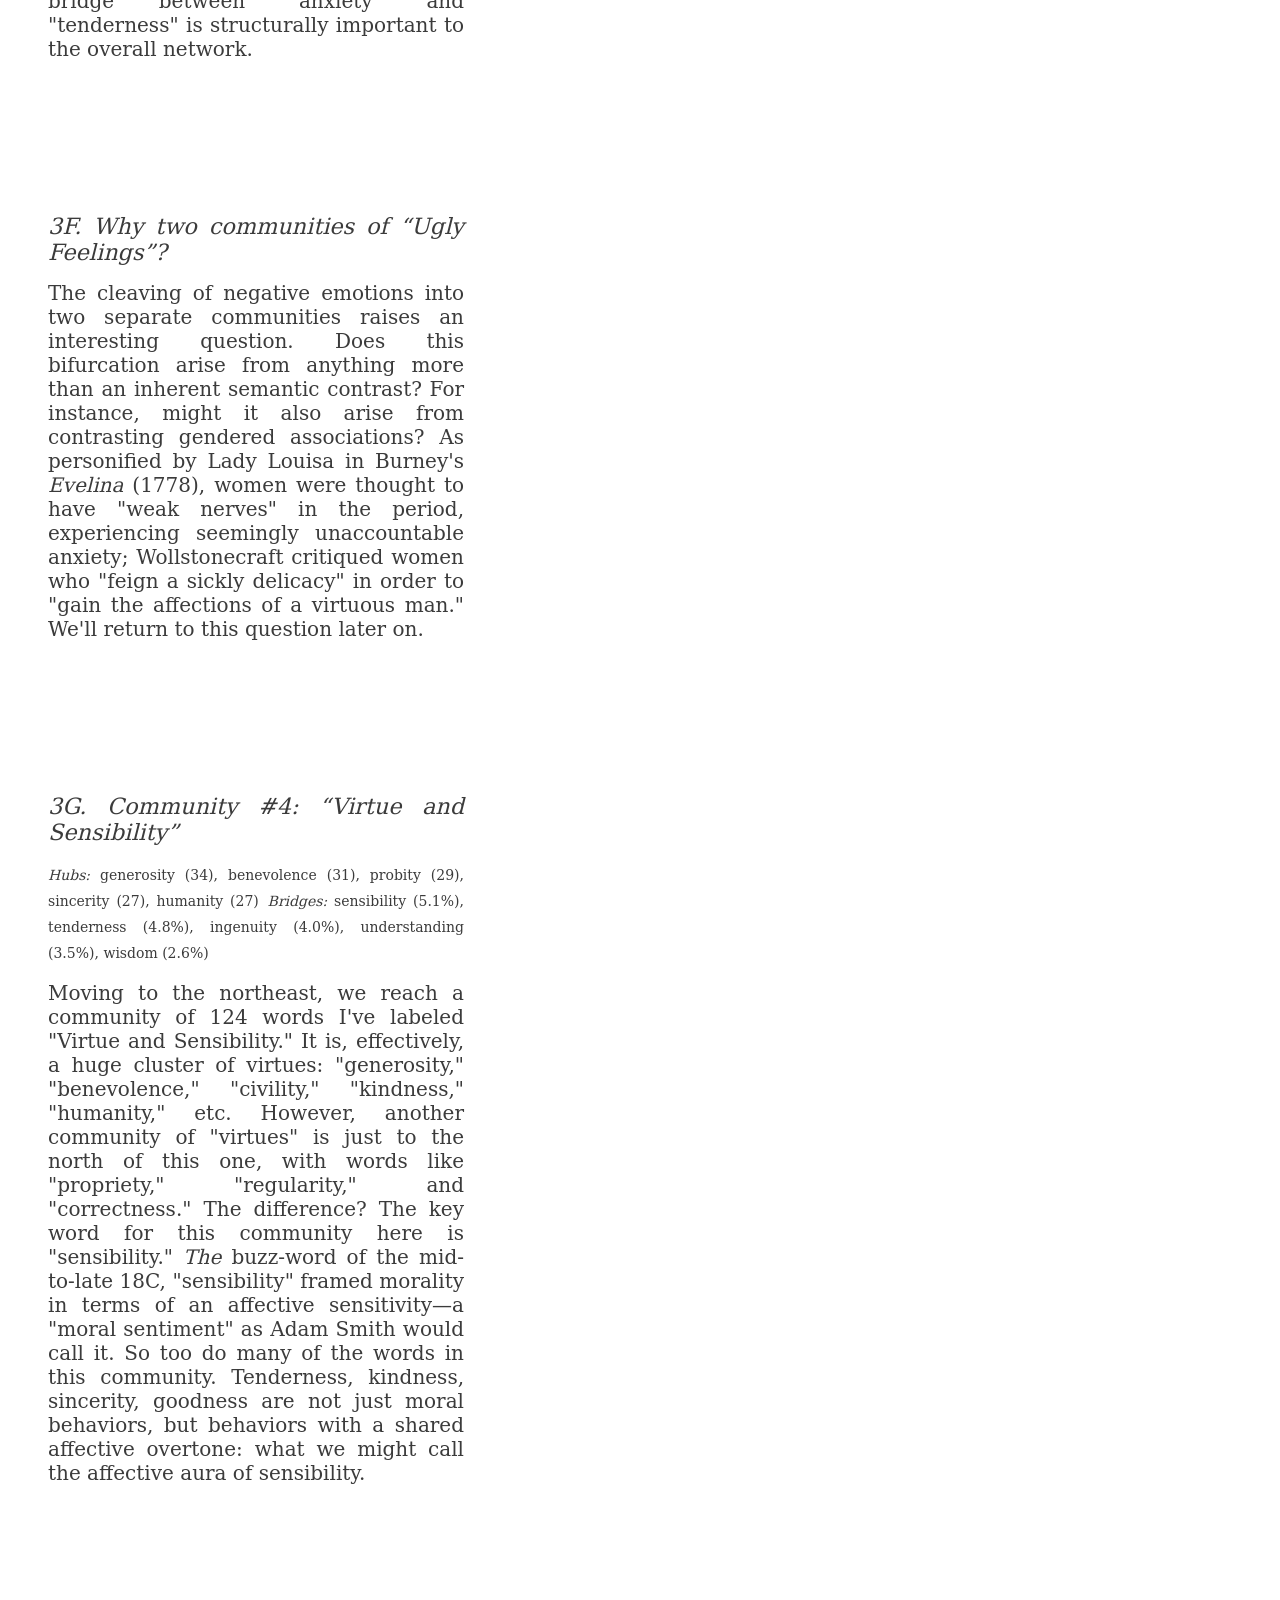
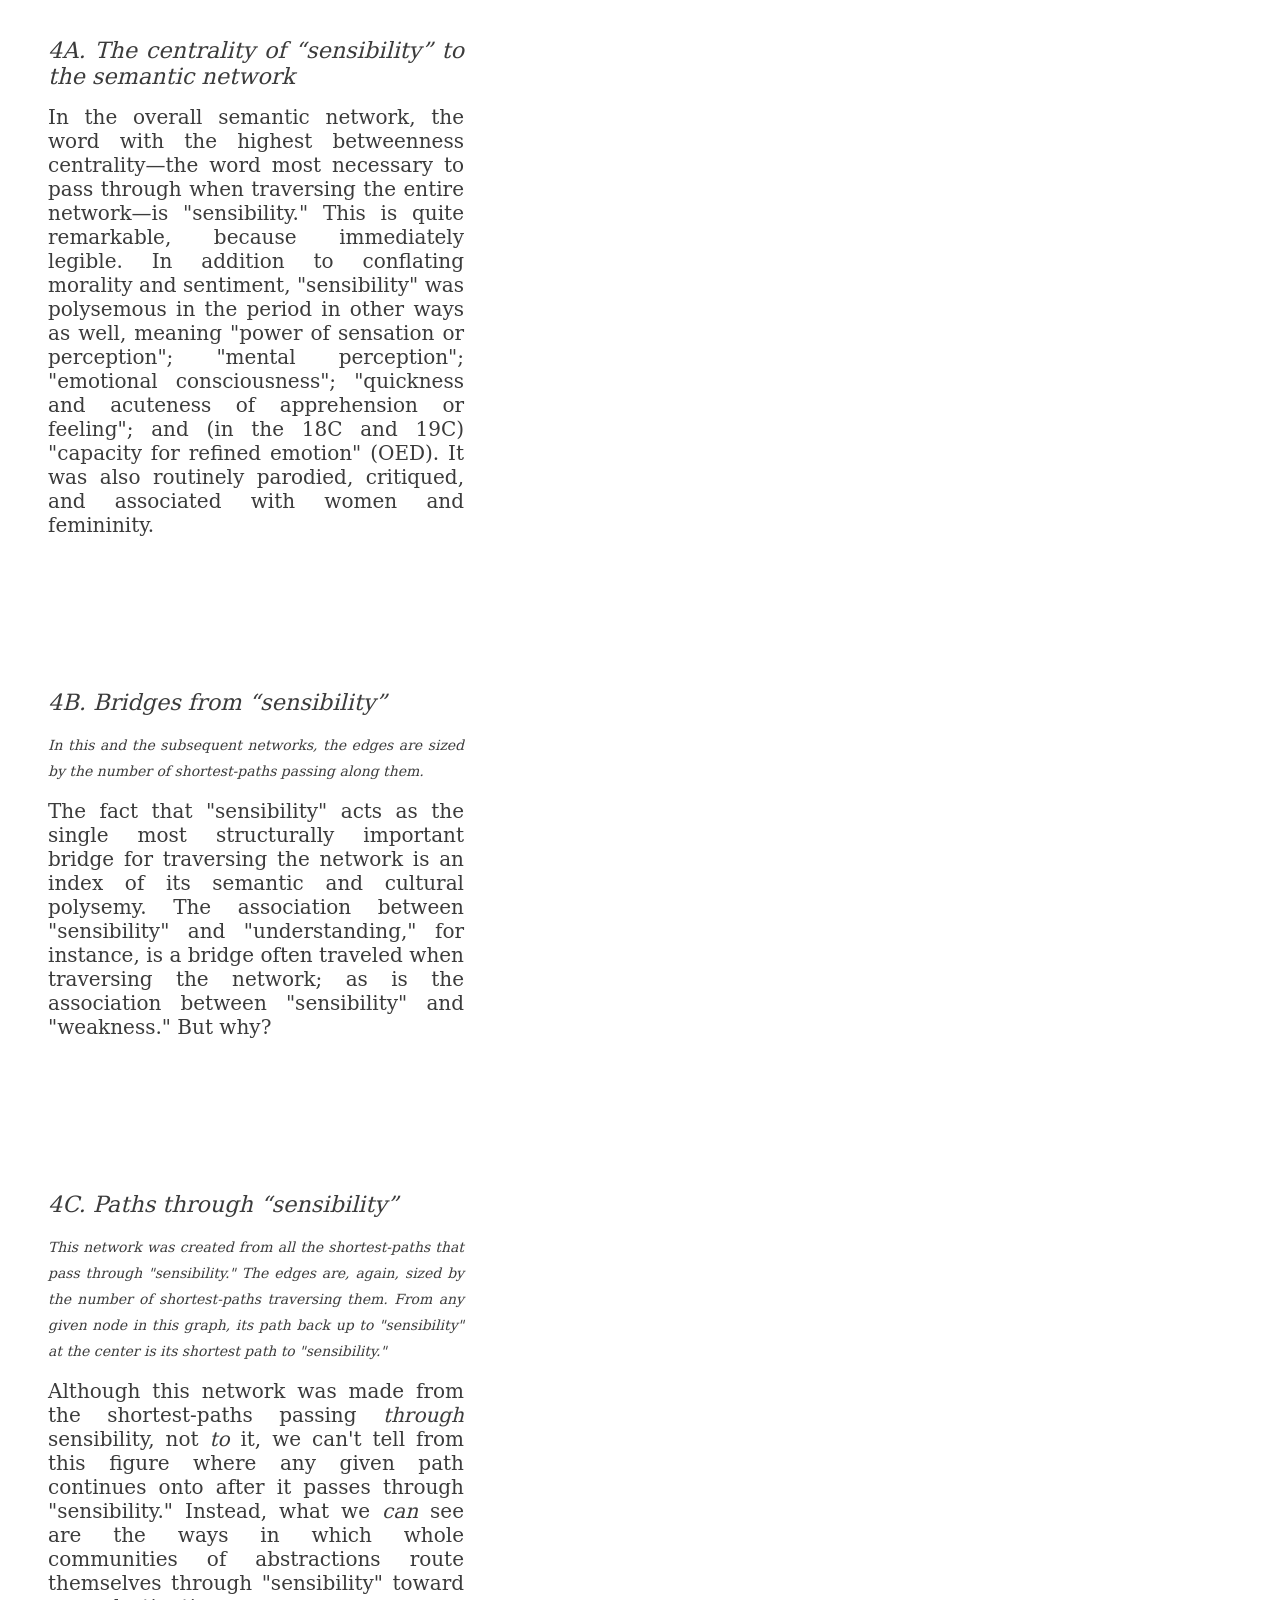
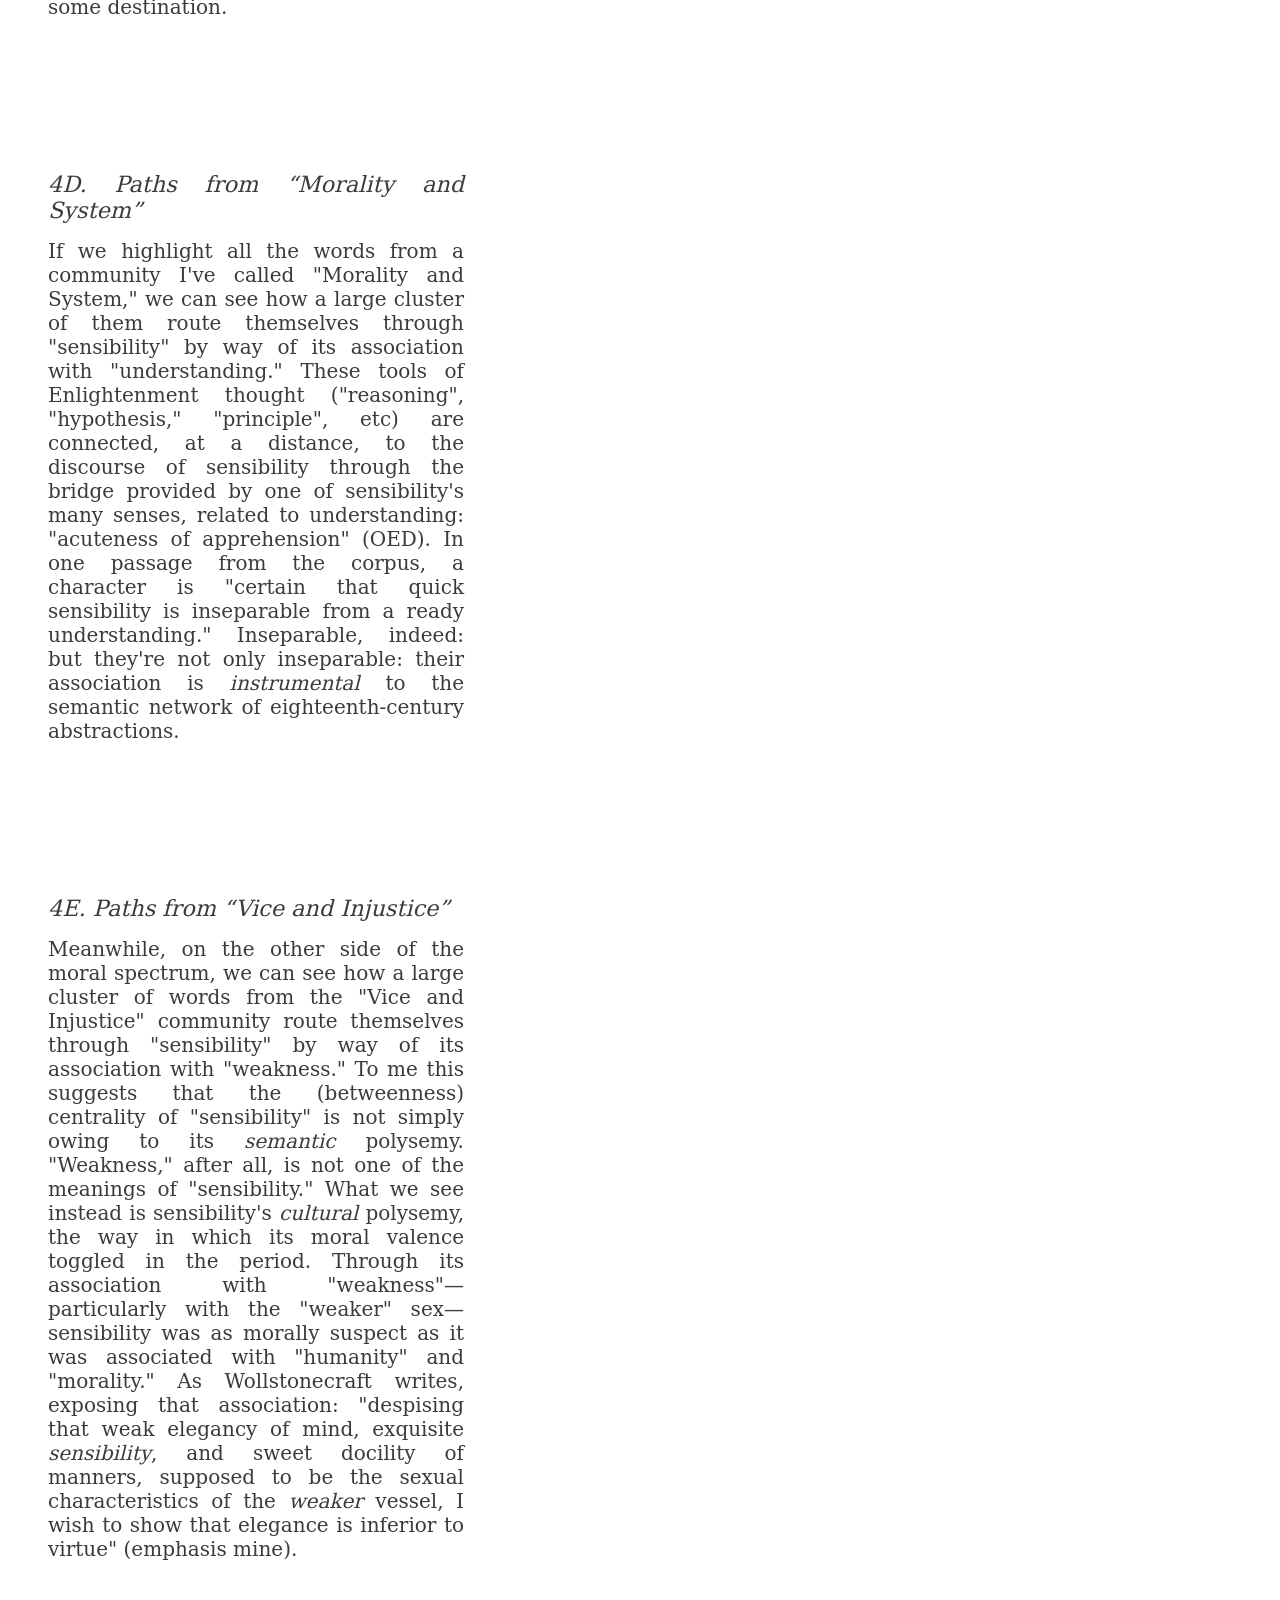
<file: assets/word-vectors-4/index.html>
<!DOCTYPE html>
<html>
  <head>

    <!-- Global site tag (gtag.js) - Google Analytics -->
    <script async src="https://www.googletagmanager.com/gtag/js?id=UA-56798055-1"></script>
    <script>
      window.dataLayer = window.dataLayer || [];
      function gtag(){dataLayer.push(arguments);}
      gtag('js', new Date());

      gtag('config', 'UA-56798055-1');

      var SLIDES = ["slides/networkdiagram3.png", "slides/MFW20001.png", "slides/POS1.png", "slides/MFW-2000-Sing-Noun-by-AbsConc1.png", "slides/2000AbsNoun-2.png", "slides/Close-to-Sensibility-in-2D-2.png", "slides/Close-to-Sensibility-in-Vector3.png", "slides/networkdiagram-sensibility.png", "slides/newnet-global-uncolored.png", "slides/newnet-global-colored.png", "slides/region-overlay.png", "slides/hatred-overlay.png", "slides/passion-overlay4.png", "slides/BC_example_scores.png", "slides/global4.png", "slides/despotism4.png", "slides/despotism4-faded2.png", "slides/resentment4.png", "slides/anxiety4.png", "slides/anxiety-resentment2.png", "slides/sensibility4.png", "slides/gpath-global.png", "slides/gpath-sensibility.png", "slides/paths-sensibility-all.png", "slides/paths-sensibility-morality.png", "slides/paths-sensibility-weakness.png", "slides/gpath-anxiety.png", "slides/paths-anxiety-all2.png", "slides/paths-anxiety-tenderness.png", "slides/mfw2000-virtuevice.png", "slides/Screen-Shot-2016-09-25-at-10.08.09-AM.png", "slides/nexttime-ep4-2.png"];
    </script>


    <meta charset="utf-8" />
    <meta http-equiv="X-UA-Compatible" content="IE=edge" />
    <title>Abstraction: A Literary History</title>
    <meta name="description" content="Scrollama: Sticky Side Example" />
    <meta name="viewport" content="width=device-width, initial-scale=1" />
    <link rel="stylesheet" href="/assets/story.css" />
    <style>
	
    </style>
  </head>

  <body>
<main>
  <nav>
    <a href="/">← Ryan Heuser</a>
  </nav>


    <main>
      <section id="intro">
        <h1 class="intro__hed">Semantic Networks</h1>
        <p class="intro__dek">
          The fourth episode of <a href="/word-vectors">Word Vectors in the Eighteenth Century.</a>
        </p>
      </section>

      <section id="scrolly">
        <article>
            <div class="step" data-step="1">
                <div class="item_title">0. Introduction</div>
                <p class="item_content"><excerpt:encoded><span style="font-size: 14px"><em>This is a "slideshow essay." To advance, use the arrow keys, or click the arrows that appear when hovering over this slide.</em></span>
<p class="p1">Last time on <i>Word Vectors in the Eighteenth Century, </i>we saw how semantic fields (i.e.<i> </i>meaningful groups of words) cluster together meaningfully in the semantic vector-space. But how can we turn the tables on that process, and instead <i>find </i>meaningful groups of words <i>from </i>their clustering in the vector space? In particular, I want to ask (selfishly, in the interests of my dissertation): how can we use word vectors to find meaningful groups of <i>abstract </i>words?</p></excerpt:encoded></p>
            </div>
        


            <div class="step" data-step="2">
                <div class="item_title">1A. t-SNE or not t-SNE?</div>
                <p class="item_content"><excerpt:encoded>One way to find meaningful groups of words from their vector positions would be to visually explore them when plotted onto two dimensions. This is what the <a href="https://en.wikipedia.org/wiki/T-distributed_stochastic_neighbor_embedding"><span class="s1">t-SNE dimensionality reduction algorithm</span></a> does; its output on the most frequent 2,000 words in the corpus is displayed here. But, as we start exploring this graph of semantic distances between words, we immediately run into some problems...</excerpt:encoded></p>
            </div>
        


            <div class="step" data-step="3">
                <div class="item_title">1B. Vector-distance is not necessarily semantic distance</div>
                <p class="item_content"><excerpt:encoded>The first problem is visualized here. Words are colored by part of speech: nouns in blue, verbs in orange, adjectives in green, and adverbs in red. As you can see, the vector-distances between words are strongly influenced by part of speech. Distance here is primarily grammatical or syntactic, and only secondarily semantic.</excerpt:encoded></p>
            </div>
        


            <div class="step" data-step="4">
                <div class="item_title">1C. Vector-space of singular nouns</div>
                <p class="item_content"><excerpt:encoded>If we control for part-of-speech, and instead plot the vector-distances between the 2,000 most frequent <i>singular nouns</i>, distance becomes more semantic. Colored here by the vector of abstractness we made <a href="http://ryanheuser.org/word-vectors-3/" target="_blank">last time</a>, <i>V(Abstract-Concrete)</i>—ranging from dark red (the most concrete words) to dark green (the most abstract words)—we can see how this semantic distinction is in large part responsible for the distances in the figure. Without knowing anything about our vector, the 2,000 most frequent singular nouns break down across a semantic spectrum from concreteness to abstractness.</excerpt:encoded></p>
            </div>
        


            <div class="step" data-step="5">
                <div class="item_title">1D. Vector-space of abstract singular nouns</div>
                <p class="item_content"><excerpt:encoded>So, it's definitely helpful to know that our vector of abstractness plays a big role in organizing the vector-positions of singular nouns. But, since I'm interested in finding meaningful groups of <i>abstract </i>words, here I've redrawn the t-SNE figure for the 2,000 most frequent <i>abstract </i>singular nouns, in order to allow their own semantic geography to emerge.¹ However, even though these distances are largely semantic and interesting, there are <i>still </i>problems with using these t-SNE visualizations to find groups of meaningful words...
<p class="p1"><span style="font-size: 12px">1. A word is "abstract" if its vector points toward abstractness along V(Abstract-Concrete)—that is, its cosine similarity is greater than zero.</span></p></excerpt:encoded></p>
            </div>
        


            <div class="step" data-step="6">
                <div class="item_title">1E. Distance from “sensibility” in t-SNE</div>
                <p class="item_content"><excerpt:encoded>Take, for example, the word "sensibility." In this figure, words are colored by their distance from "sensibility" in this graph—closest to farthest, red to blue. Labeled are some of the words surrounding "sensibility." This all looks fine, except...</excerpt:encoded></p>
            </div>
        


            <div class="step" data-step="7">
                <div class="item_title">1F. Distance from “sensibility” in the vector-space</div>
                <p class="item_content"><excerpt:encoded>...if we recolor the words for their distance from "sensibility" <i>in the vector-space, </i>then a different set of related words emerge. The words "anguish," "weakness," "feeling," "sentiment" are actually quite close to "sensibility" in the vector-space, but quite far from "sensibility" in this graph. Why? Because t-SNE has an impossible task: to compress the high dimensionality of the vector-space onto two dimensions.</excerpt:encoded></p>
            </div>
        


            <div class="step" data-step="8">
                <div class="item_title">2A. Why semantic networks?</div>
                <p class="item_content"><excerpt:encoded>This is one reason that semantic <i>networks </i>become interesting. Here is "sensibility" in a network, connected to the words close to it in the vector-space; every other word in the network is also connected to its vector-neighbors. Networks usefully approach distance from a "monadic" perspective, measuring distance relative to each node or word—which liberates them from t-SNE's impossible task of projecting all the distances between the words onto a single two-dimensional plane. For example, unlike before, the words "vivacity" and "anguish" are now connected to sensibility; but at the same time, the fact that they appear in different regions of the network encodes the fact that these words are more typically connected to words in a different region of the semantic space.</excerpt:encoded></p>
            </div>
        


            <div class="step" data-step="9">
                <div class="item_title">2B. Semantic network of abstract singular nouns</div>
                <p class="item_content"><excerpt:encoded>For the remainder of this post, I'll be talking about a single network. Its nodes are the most frequent 2,000 abstract singular nouns in the corpus.¹ The edges are the strongest 4,000 associations between those 2,000 words—that is, the shortest 4,000 word-to-word distances in the vector-space.² Finally, displayed here is only the "giant component" of the network: effectively, the largest island of connections in the network. We'll focus on this big island, which has 1,432 nodes and 3,818 edges.
<p class="p1"><span style="font-size: 12px">1. Eighteenth-Century Collections Online, "Literature and Language," 1700-1799 (1.9 billion words).</span>
<span style="font-size: 12px">2. After playing with many ways to make these networks (a particular cosine similarity cut-off, etc.), I think defining a semantic network's "size" (# of edges) as a factor of its "order" (# of nodes) is an elegant and comparable way of making these networks. Although 4,000 connections may seem like a lot, it's only 0.2% of the roughly 2 million connections that are possible between the 2,000 words, and the cosine similarities are never less than 0.5. </span></p></excerpt:encoded></p>
            </div>
        


            <div class="step" data-step="10">
                <div class="item_title">2C. Network communities</div>
                <p class="item_content"><excerpt:encoded>Let's return to our original question: how can we find meaningful groups of abstract words? Networks provide a solution: community detection. This is the network colored by community, where communities were demarcated by a "modularity" network algorithm. The algorithm is similar to k-means clustering, but it determines the number of clusters by trying to maximize <i>intra</i>-cluster edges over <i>inter</i>-cluster edges. We'll start looking at and interpreting these communities in a moment.</excerpt:encoded></p>
            </div>
        


            <div class="step" data-step="11">
                <div class="item_title">2D. Zooming in</div>
                <p class="item_content"><excerpt:encoded>But first, let's look at how semantic networks afford two ways of describing a word's relationship to its community. For example, let's zoom into this region of the network for a second, and focus on three network communities: in light green, in mauve, and in Miami blue-green.</excerpt:encoded></p>
            </div>
        


            <div class="step" data-step="12">
                <div class="item_title">2E. “Hub” abstractions</div>
                <p class="item_content"><excerpt:encoded>Let's look at the word "hatred." In the network, it's primarily connected to words <i>within </i>its network community—that is, within its blue-green cluster of other negative-aggressive affects, like "indignation," "disgust," and "contempt." In a sense, then, "hatred" acts as a "hub" with respect to its community. As a hub, "hatred" stitches its own community together more than it connects that community to others. We can operationalize a word's hub-ness as the number of intra-cluster edges it has, minus the number of its inter-cluster edges.</excerpt:encoded></p>
            </div>
        


            <div class="step" data-step="13">
                <div class="item_title">2F. “Bridge” abstractions</div>
                <p class="item_content"><excerpt:encoded>By contrast, "passion" acts as a "bridge" with respect to its community. "Passion" bridges its community of negative affects (e.g. "resentment") to a community of positive affects (e.g. "tenderness"). One can have "<i>tenderness</i> and passion"—or be "prone to anger, passion, and <i>resentment</i>." The polysemy of "passion" pivots between, and bridges, these semantic contexts.</excerpt:encoded></p>
            </div>
        


            <div class="step" data-step="14">
                <div class="item_title">2G. Operationalizing bridge-ness as betweenness centrality</div>
                <p class="item_content"><excerpt:encoded>To measure the bridge-ness of a node, we can measure its betweenness centrality. The betweenness centrality (BC) of a node is how often it's passed through on the (shortest) way between each pair of nodes. In this figure, node #4 has the highest BC: 15 shortest-paths between nodes pass through it. Why? Because it acts as a bridge between the community on the left of the graph, and the community on the right.</excerpt:encoded></p>
            </div>
        


            <div class="step" data-step="15">
                <div class="item_title">3A. Interpreting communities of abstract words</div>
                <p class="item_content"><excerpt:encoded>So, we've seen how networks allow us to represent vector-distances relative to each word, find communities of words, and locate words that act as hubs and bridges with respect to their community. With that information, let's look now at the four most centrally-located communities of abstract words in the network. In this and the following graphs, nodes are sized by their betweenness centrality, and colored by their network community.</excerpt:encoded></p>
            </div>
        


            <div class="step" data-step="16">
                <div class="item_title">3B. Community #1: “Vice and Injustice”</div>
                <p class="item_content"><excerpt:encoded>With 150 words, the community I've labeled "Vice and Injustice" is the largest in the network. Its hubs (top five words by number of <i>intra</i>- minus <i>inter</i>-community edges) and bridges (top five words by betweenness centrality) are below.
<p class="p1"><span style="font-size: 14px"><i>Hubs:</i> folly (28), impiety (25), perfidy (19), wickedness (17), debauchery (17)</span>
<span style="font-size: 14px"><i>Bridges:</i> despotism (4.0% [of node-to-node shortest-paths pass through it]), injustice (3.8%), obstinacy (3.6%), folly (2.6%), weakness (2.3%)</span></p>
<p class="p1">As a hub, "folly" connects to 2 words outside its community, but 30 within it, including words from "cowardice" to "temerity," "dullness" to "levity." "Folly" and the other hubs reveal how this community is <i>internally</i> constituted as a general cluster of negatively-valued behaviors—or, effectively, "vices." But, as bridges, "injustice," "tyranny," and "despotism" bring this cluster of vices into contact with a community I've labeled "Political Systems," with words like "government," "establishment," and "power."</p></excerpt:encoded></p>
            </div>
        


            <div class="step" data-step="17">
                <div class="item_title">3C. “Vice and Injustice” and John Locke</div>
                <p class="item_content"><excerpt:encoded>Interestingly, articulating both moral-personal and social-political vices is exactly what Locke thought abstract words most accomplished. For Locke, human actions can be articulated only by abstract words—crucially, "without which, Laws could be but ill made, or Vice and Disorder repressed." What does it mean, then, that the largest community of abstract nouns is a collection of behaviors that <i>ought to be repressed?</i> Is this a neo-empiricist demonstration of Locke's empiricist theory of abstraction? Locke thought that, because abstract words are made arbitrarily by the mind, their existence to describe certain behaviors and not others reflects the degree to which a culture is invested in certain behaviors, and not others. To rephrase the question: what does it mean that the most invested-in and specified semantic community in this network articulates, even selects, behaviors to socially repress?</excerpt:encoded></p>
            </div>
        


            <div class="step" data-step="18">
                <div class="item_title">3D. Community #2: “Ugly Feelings toward Other”</div>
                <p class="item_content"><excerpt:encoded><span style="font-size: 14px"><i>Hubs: </i>hatred (20), resentment (17), reproach (14), aversion (12), rancour (10)</span>
<span style="font-size: 14px"><i>Bridges: </i>partiality (4.6%), resentment (2.2%), passion (2.1%), censure (2.0%), prejudice (1.7%)</span>
<p class="p1">Moving slightly to the southeast, we stay within the semantics of negative value, but move from behavior to affect. I've labeled this community of 79 words "Ugly Feelings" after Sianne Ngai's classic study in affect theory, <i>Ugly Feelings</i> (2005). But these words are not just ugly feelings: many of them direct that negative affect toward another person. "Resentment," "hatred," "reproach," "prejudice," are all quasi-affective states, but are also affective <i>reactions</i> to others' behavior. "Partiality" and "passion" bridge this cluster to positive affects, connecting to words like "fondness" and "kindness."</p></excerpt:encoded></p>
            </div>
        


            <div class="step" data-step="19">
                <div class="item_title">3E. Community #3: “Ugly Feelings toward Self”</div>
                <p class="item_content"><excerpt:encoded><span style="font-size: 14px"><i>Hubs: </i>anxiety (14), confusion (13), anguish (13), consternation (12), disturbance (11)</span>
<span style="font-size: 14px"><i>Bridges: </i>anxiety (3.7%), tumult (2.1%), anguish (2.1%), disappointment (2.1%), rapture (2.1%)</span>
<p class="p1">Moving slightly east, we find another community of negative affects. How do these words form a distinct community? My guess is that these are <i>self-directed </i>negative affects. For Freud, anxiety is fear without an object. Unlike "hatred" or "resentment," which as states of anger often have a person for their object, affects like "anxiety" and "anguish" are less specified in their direction. However, this non-specificity allows them to connect to other affective communities: as we'll see later on, the bridge between "anxiety" and "tenderness" is structurally important to the overall network.</p></excerpt:encoded></p>
            </div>
        


            <div class="step" data-step="20">
                <div class="item_title">3F. Why two communities of “Ugly Feelings”?</div>
                <p class="item_content"><excerpt:encoded>The cleaving of negative emotions into two separate communities raises an interesting question. Does this bifurcation arise from anything more than an inherent semantic contrast? For instance, might it also arise from contrasting gendered associations? As personified by Lady Louisa in Burney's <i>Evelina </i>(1778), women were thought to have "weak nerves" in the period, experiencing seemingly unaccountable anxiety; Wollstonecraft critiqued women who "feign a sickly delicacy" in order to "gain the affections of a virtuous man." We'll return to this question later on.</excerpt:encoded></p>
            </div>
        


            <div class="step" data-step="21">
                <div class="item_title">3G. Community #4: “Virtue and Sensibility”</div>
                <p class="item_content"><excerpt:encoded><span style="font-size: 14px"><i>Hubs: </i>generosity (34), benevolence (31), probity (29), sincerity (27), humanity (27)</span>
<span style="font-size: 14px"><i>Bridges: </i>sensibility (5.1%), tenderness (4.8%), ingenuity (4.0%), understanding (3.5%), wisdom (2.6%)</span>
<p class="p1">Moving to the northeast, we reach a community of 124 words I've labeled "Virtue and Sensibility." It is, effectively, a huge cluster of virtues: "generosity," "benevolence," "civility," "kindness," "humanity," etc. However, another community of "virtues" is just to the north of this one, with words like "propriety," "regularity," and "correctness." The difference? The key word for this community here is "sensibility." <i>The </i>buzz-word of the mid-to-late 18C, "sensibility" framed morality in terms of an affective sensitivity—a "moral sentiment" as Adam Smith would call it. So too do many of the words in this community. Tenderness, kindness, sincerity, goodness are not just moral behaviors, but behaviors with a shared affective overtone: what we might call the affective aura of sensibility.</p></excerpt:encoded></p>
            </div>
        


            <div class="step" data-step="22">
                <div class="item_title">4A. The centrality of “sensibility” to the semantic network</div>
                <p class="item_content"><excerpt:encoded>In the overall semantic network, the word with the highest betweenness centrality—the word most necessary to pass through when traversing the entire network—is "sensibility." This is quite remarkable, because immediately legible. In addition to conflating morality and sentiment, "sensibility" was polysemous in the period in other ways as well, meaning "power of sensation or perception"; "mental perception"; "emotional consciousness"; "quickness and acuteness of apprehension or feeling"; and (in the 18C and 19C) "capacity for refined emotion" (OED). It was also routinely parodied, critiqued, and associated with women and femininity.</excerpt:encoded></p>
            </div>
        


            <div class="step" data-step="23">
                <div class="item_title">4B. Bridges from “sensibility”</div>
                <p class="item_content"><excerpt:encoded><em><span style="font-size: 14px">In this and the subsequent networks, the edges are sized by the number of shortest-paths passing along them.</span></em>
<p class="p1">The fact that "sensibility" acts as the single most structurally important bridge for traversing the network is an index of its semantic and cultural polysemy. The association between "sensibility" and "understanding," for instance, is a bridge often traveled when traversing the network; as is the association between "sensibility" and "weakness." But why?</p></excerpt:encoded></p>
            </div>
        


            <div class="step" data-step="24">
                <div class="item_title">4C. Paths through “sensibility”</div>
                <p class="item_content"><excerpt:encoded><span style="font-size: 14px"><i>This network was created from all the shortest-paths that pass through "sensibility." The edges are, again, sized by the number of shortest-paths traversing them. From any given node in this graph, its path back up to "sensibility" at the center is its shortest path to "sensibility."</i></span>
<p class="p1">Although this network was made from the shortest-paths passing <i>through </i>sensibility, not <i>to</i> it, we can't tell from this figure where any given path continues onto after it passes through "sensibility." Instead, what we <i>can</i> see are the ways in which whole communities of abstractions route themselves through "sensibility" toward some destination.</p></excerpt:encoded></p>
            </div>
        


            <div class="step" data-step="25">
                <div class="item_title">4D. Paths from “Morality and System”</div>
                <p class="item_content"><excerpt:encoded>If we highlight all the words from a community I've called "Morality and System," we can see how a large cluster of them route themselves through "sensibility" by way of its association with "understanding." These tools of Enlightenment thought ("reasoning", "hypothesis," "principle", etc) are connected, at a distance, to the discourse of sensibility through the bridge provided by one of sensibility's many senses, related to understanding: "acuteness of apprehension" (OED). In one passage from the corpus, a character is "certain that quick sensibility is inseparable from a ready understanding." Inseparable, indeed: but they're not only inseparable: their association is <i>instrumental </i>to the semantic network of eighteenth-century abstractions.</excerpt:encoded></p>
            </div>
        


            <div class="step" data-step="26">
                <div class="item_title">4E. Paths from “Vice and Injustice”</div>
                <p class="item_content"><excerpt:encoded>Meanwhile, on the other side of the moral spectrum, we can see how a large cluster of words from the "Vice and Injustice" community route themselves through "sensibility" by way of its association with "weakness." To me this suggests that the (betweenness) centrality of "sensibility" is not simply owing to its <i>semantic </i>polysemy. "Weakness," after all, is not one of the meanings of "sensibility." What we see instead is sensibility's <i>cultural </i>polysemy, the way in which its moral valence toggled in the period. Through its association with "weakness"—particularly with the "weaker" sex—sensibility was as morally suspect as it was associated with "humanity" and "morality." As Wollstonecraft writes, exposing that association: "despising that weak elegancy of mind, exquisite <i>sensibility</i>, and sweet docility of manners, supposed to be the sexual characteristics of the <i>weaker</i> vessel, I wish to show that elegance is inferior to virtue" (emphasis mine).</excerpt:encoded></p>
            </div>
        


            <div class="step" data-step="27">
                <div class="item_title">4F. Bridges from “anxiety”</div>
                <p class="item_content"><excerpt:encoded>Arguably, however, we already knew that the discourse of sensibility was a kind of meeting-point for a range of other cultural/semantic domains (emotions, moral behaviors, mental capacities, even Smithian economic models, etc). But this network's <i>operationalization </i>of the concept of the "meeting-point" reveals the ways in which such a phenomenon was not at all unique to the discourse of sensibility. The word "anxiety," for instance, is the ninth most central word in the network. Which paths through the network does it make possible?</excerpt:encoded></p>
            </div>
        


            <div class="step" data-step="28">
                <div class="item_title">4G. Paths through “anxiety”</div>
                <p class="item_content"><excerpt:encoded>Looking at this network made up of the shortest-paths passing through "anxiety," we can see how central the bridge between "anxiety" and "tenderness" is to the network. Through "tenderness," a whole range of abstractions from the "Virtue and Sensibility" community reach "anxiety." Likewise, a whole range of "Ugly Feelings toward Self" are routed to each other, and to "tenderness," through "anxiety." What are the literary manifestations of this bridge?</excerpt:encoded></p>
            </div>
        


            <div class="step" data-step="29">
                <div class="item_title">4H. “Tenderness” and “anxiety” as literary bridge</div>
                <p class="item_content"><excerpt:encoded>If we look at passages where tenderness and anxiety appear together, we tend to find passages like: "Emily gazed long on the plane-tree, and ... at the remembrance of [Valancourt] ... a mingled sensation of esteem, <i>tenderness</i> and <i>anxiety</i> rose in her breast" (Radcliffe, <i>Mysteries of Udolpho</i>, 1794).<span class="s1"> "</span>Mingled" sensations, in the late-century Gothic romance: paradoxical mixtures of tenderness—a sympathetic reaching-toward—and anxiety—a fearful reaching-back. Perhaps, then, the<i> </i>instrumental bridge between tenderness and anxiety <i>in the network</i> might reveal itself here as also <i>literarily </i>instrumental to the means by which the Gothic heroine comes to represent the affective paradoxes of late-century female subjectivity.</excerpt:encoded></p>
            </div>
        


            <div class="step" data-step="30">
                <div class="item_title">5A. Review</div>
                <p class="item_content"><excerpt:encoded>To review: we saw how semantic networks allow us to represent and explore the vector-distances between individual words. We used the vector between concreteness and abstractness developed in Episode 3 to find the 2,000 most frequent abstract singular nouns—singular nouns, because by controlling for part-of-speech, vector-distance is more likely to be semantic than syntactic. With these 2,000 words as nodes, we drew edges for the 4,000 strongest associations between them, and then used a community detection algorithm to find communities of abstract nouns in the network. Exploring these clusters as a network allowed us to see how some words, like "hatred," act as hubs with respect to their community; others, like "passion," as bridges to other communities. We interpreted some of these communities and the bridges between them.</excerpt:encoded></p>
            </div>
        


            <div class="step" data-step="31">
                <div class="item_title">5B. Discussion</div>
                <p class="item_content"><excerpt:encoded>What <i>are </i>semantic networks? Are they more than a convenient way of exploring semantic relationships in the vector-space? I think so. Networks capture something intuitive about the <i>associative</i> way in which we relate ideas—an associationism that, incidentally, derives historically from the empiricism of Berkeley and Hume. Two words, even if not quite synonyms of each other, need only be associated for them to be "stored" in a similar space in the brain, whether human or artificial. These networks, built from such associations, might be thought of as networks of "slant synonymy": an apt metaphor, given that words are linked only if the <i>angle </i>between their semantic vectors is not too big. Our experiments here, with hubs and bridges and betweenness centrality, also bring out the way in which certain words might be central or crucial to that process of association—especially within specific syntactic-semantic domains like abstract singular nouns. Like word vectors themselves, the methodological framework of semantic networks makes visible historically-situated structures and configurations of words and meanings.</excerpt:encoded></p>
            </div>
        


            <div class="step" data-step="32">
                <div class="item_title">5C. Next time</div>
                <p class="item_content"><excerpt:encoded>Next time, on <i>Word Vectors in the Eighteenth Century, </i>we'll move away from semantic networks to a different method of exploring word vectors, one inspired by David Hume's style of argumentation through analogy. It will focus on correlating different vector-contrasts, which amounts to a method of, effectively, distant-reading, and discovering, analogies implicit within eighteenth-century literature. Until then... stay tuned!</excerpt:encoded></p>
            </div>
        </article>

        <figure>
          <p><img src="slides/networkdiagram3.png" /></p>
        </figure>
      </section>

      <section id="outro"></section>
    </main>

    <!-- <div class='debug'></div> -->
    <script src="/assets/jquery-3.4.1.min.js"></script>
    <script src="/assets/d3.min.js"></script>
    <script src="/assets/intersection-observer.js"></script>
    <script src="/assets/stickyfill.min.js"></script>
    <script src="/assets/scrollama.min.js"></script>
    <script src="/assets/story.js"></script>

  </body>
</html>
</file>
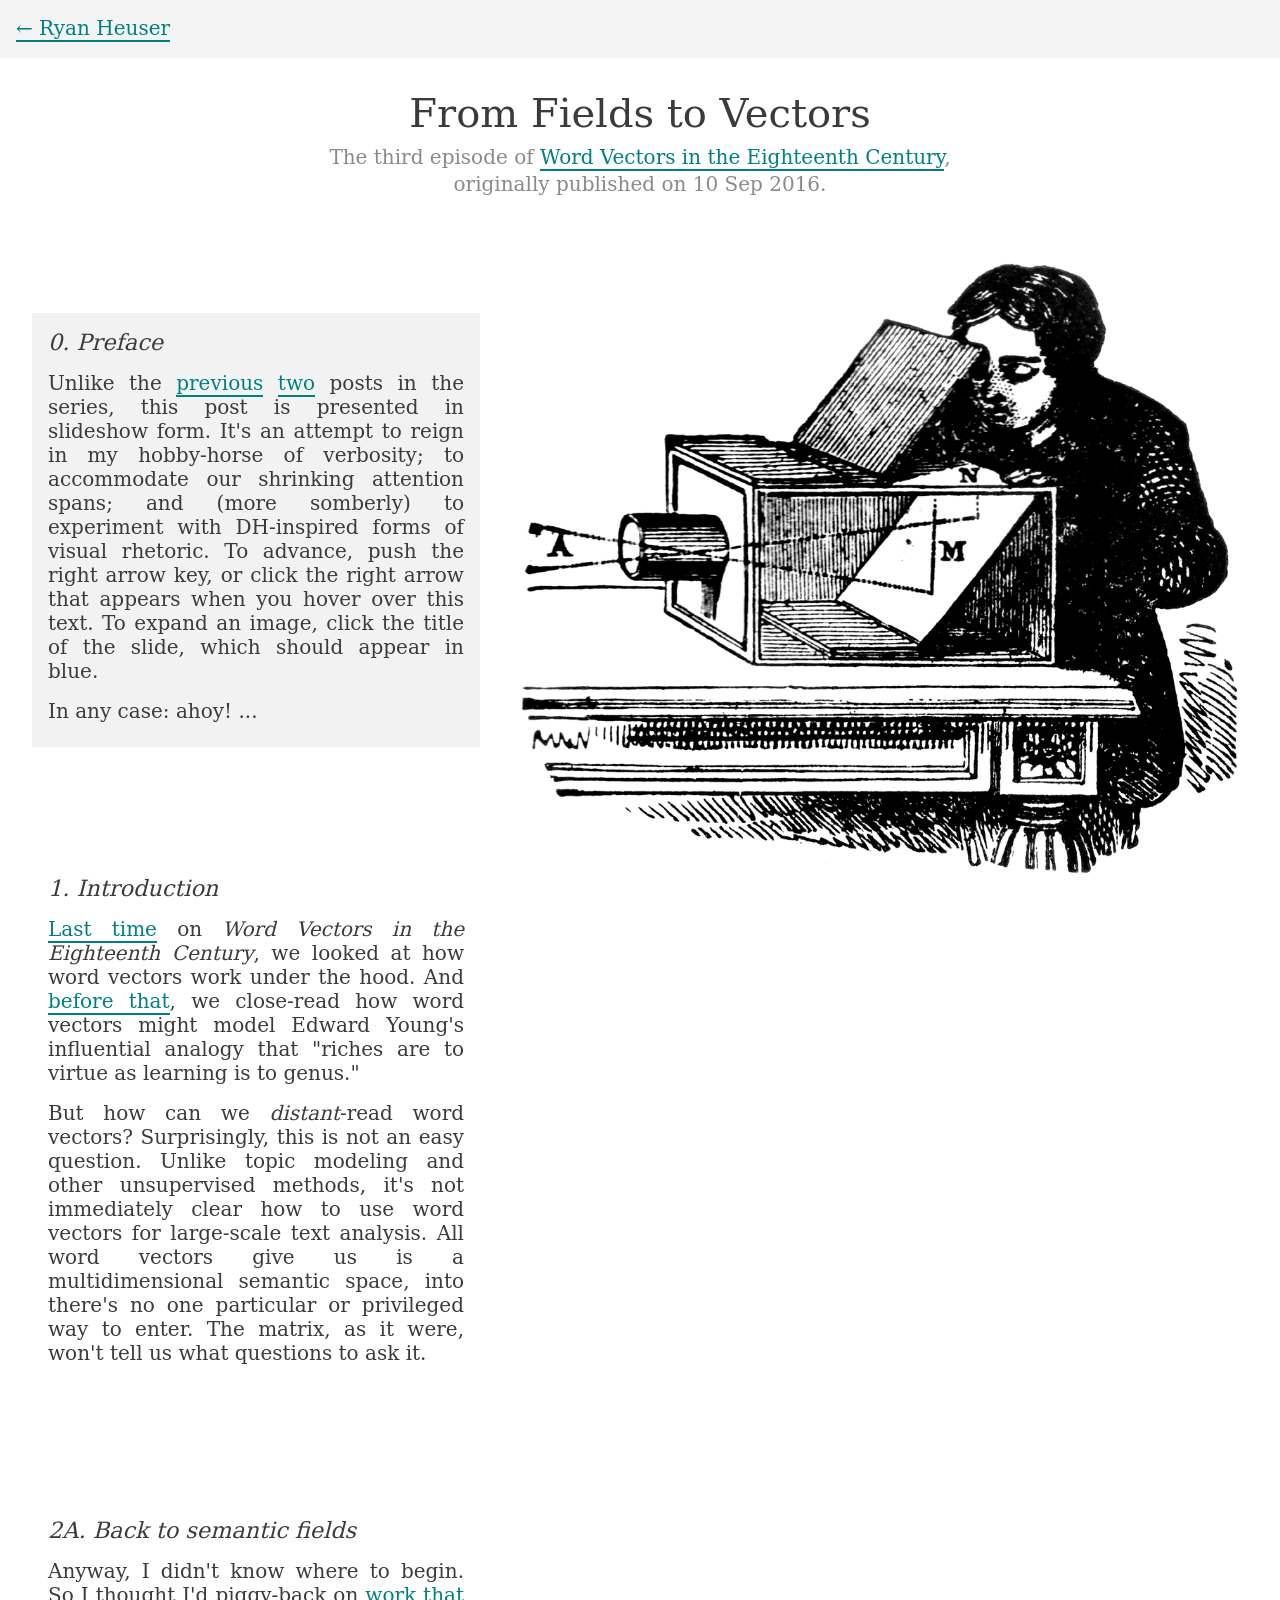
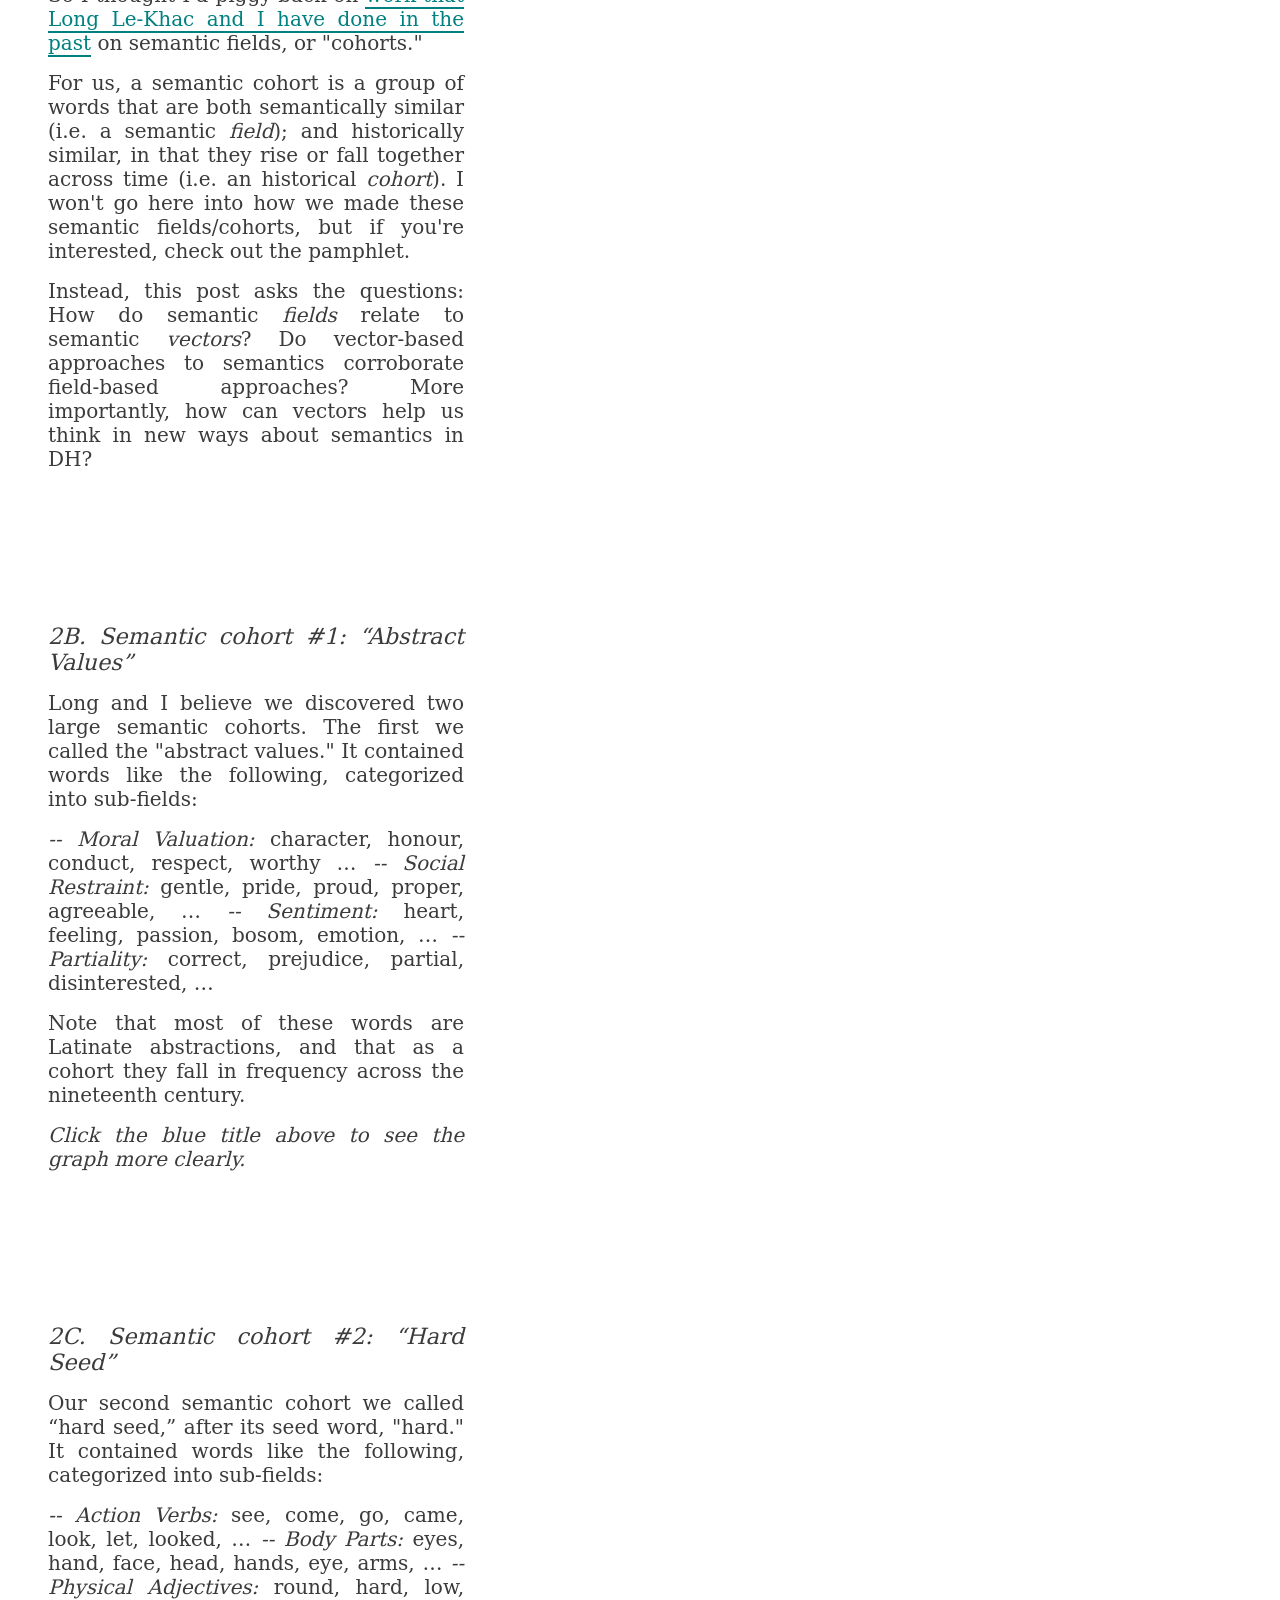
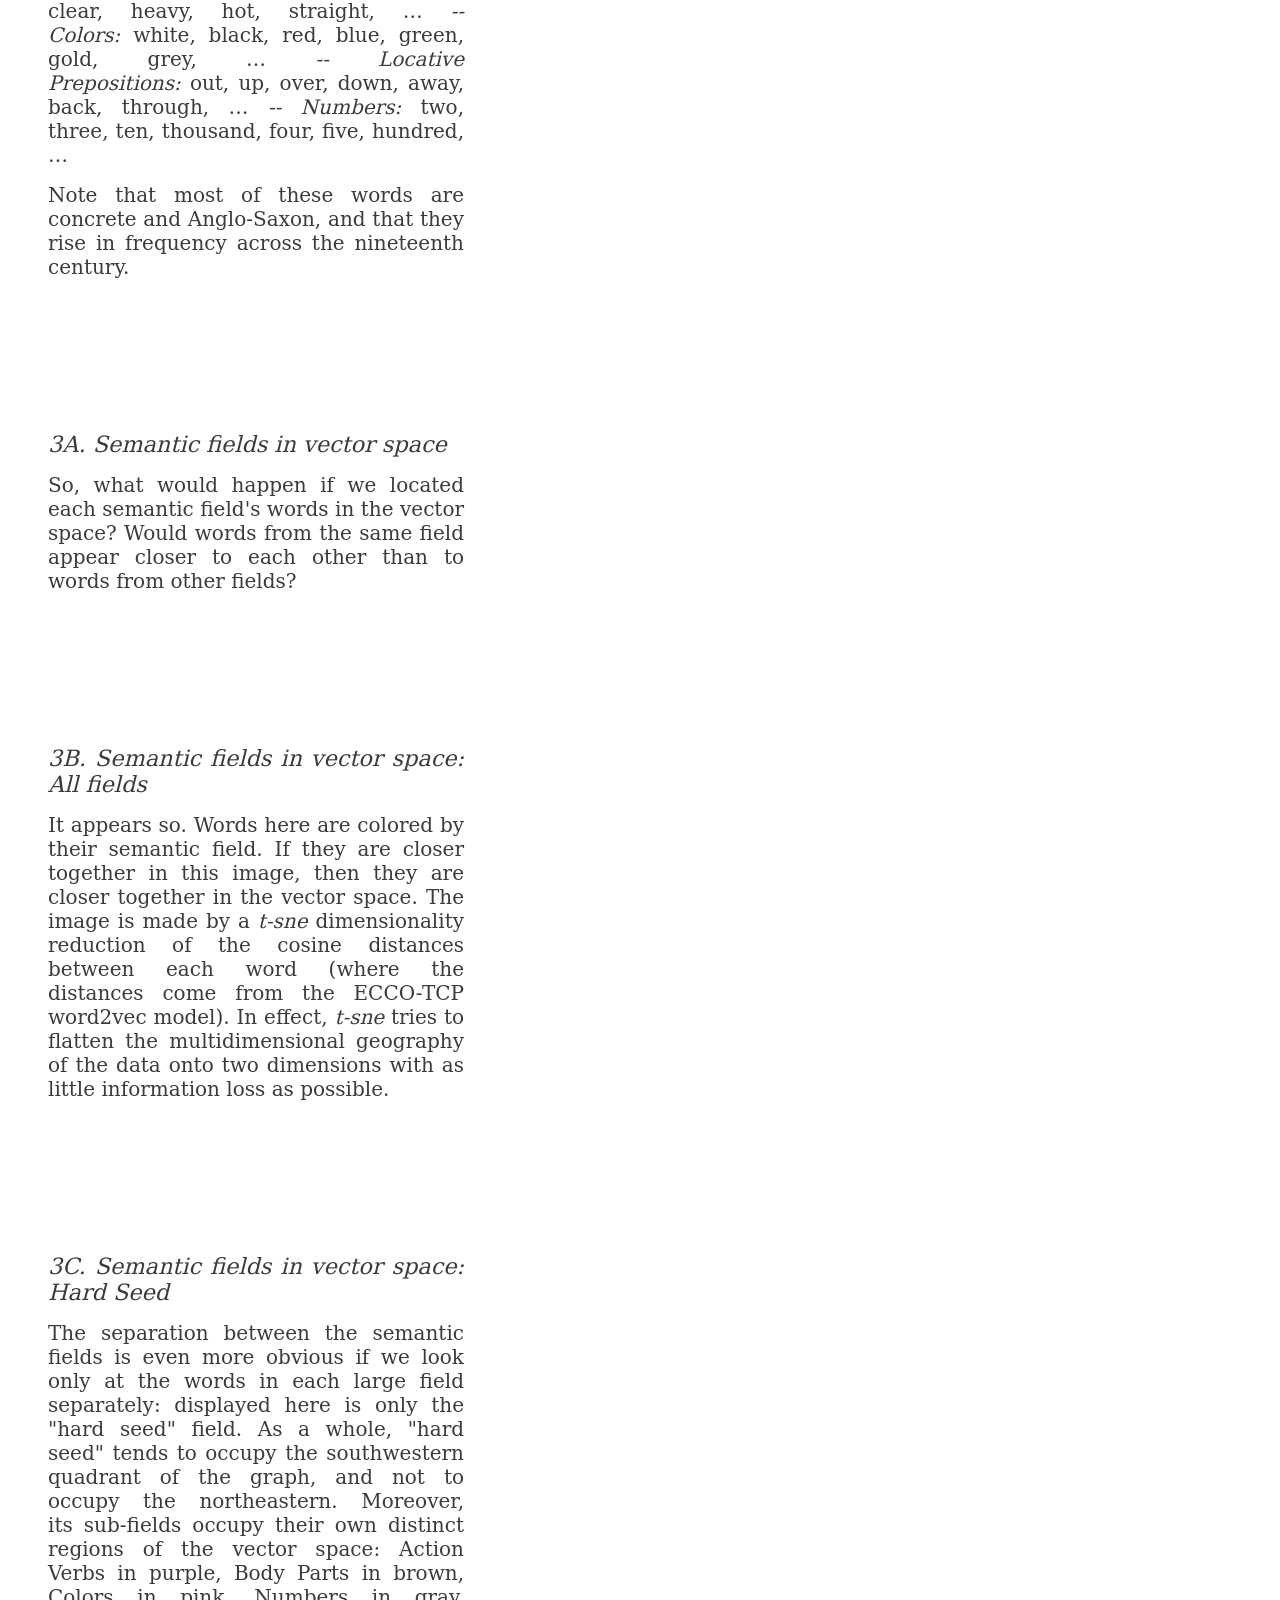
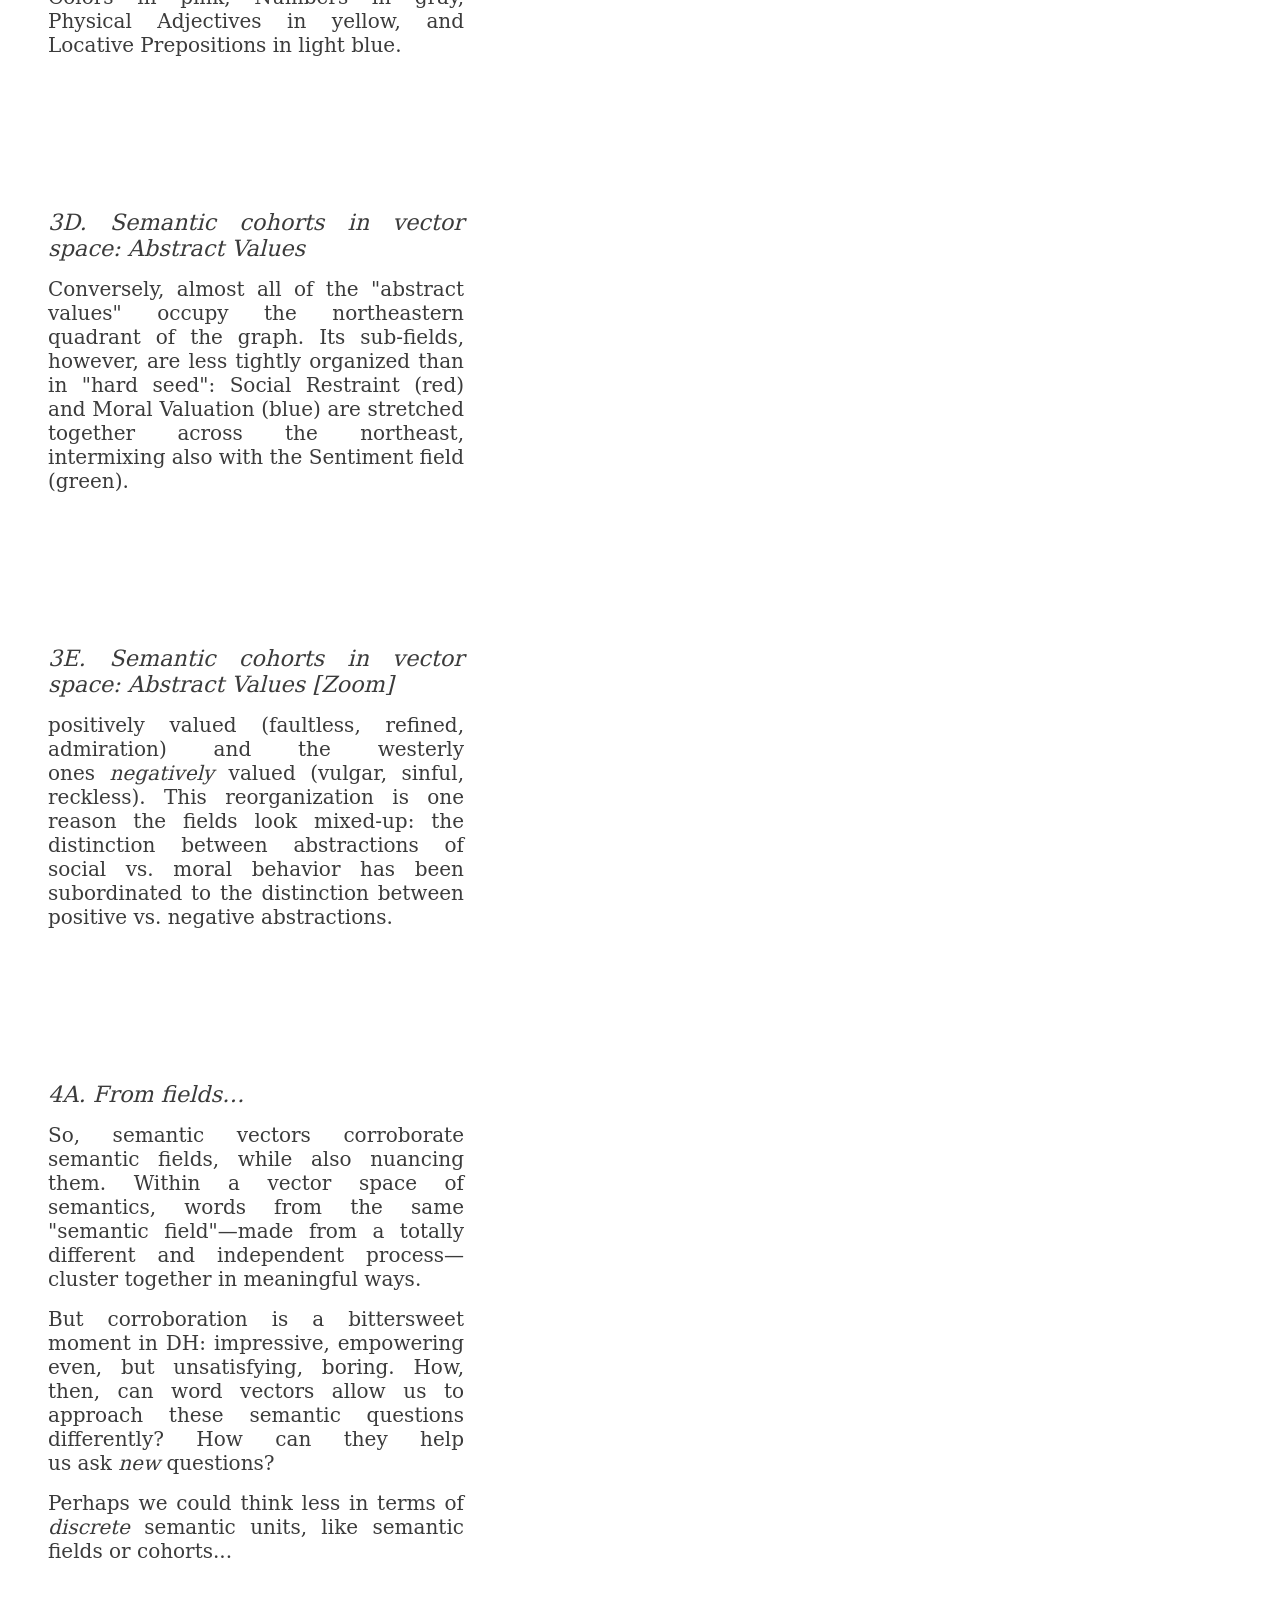
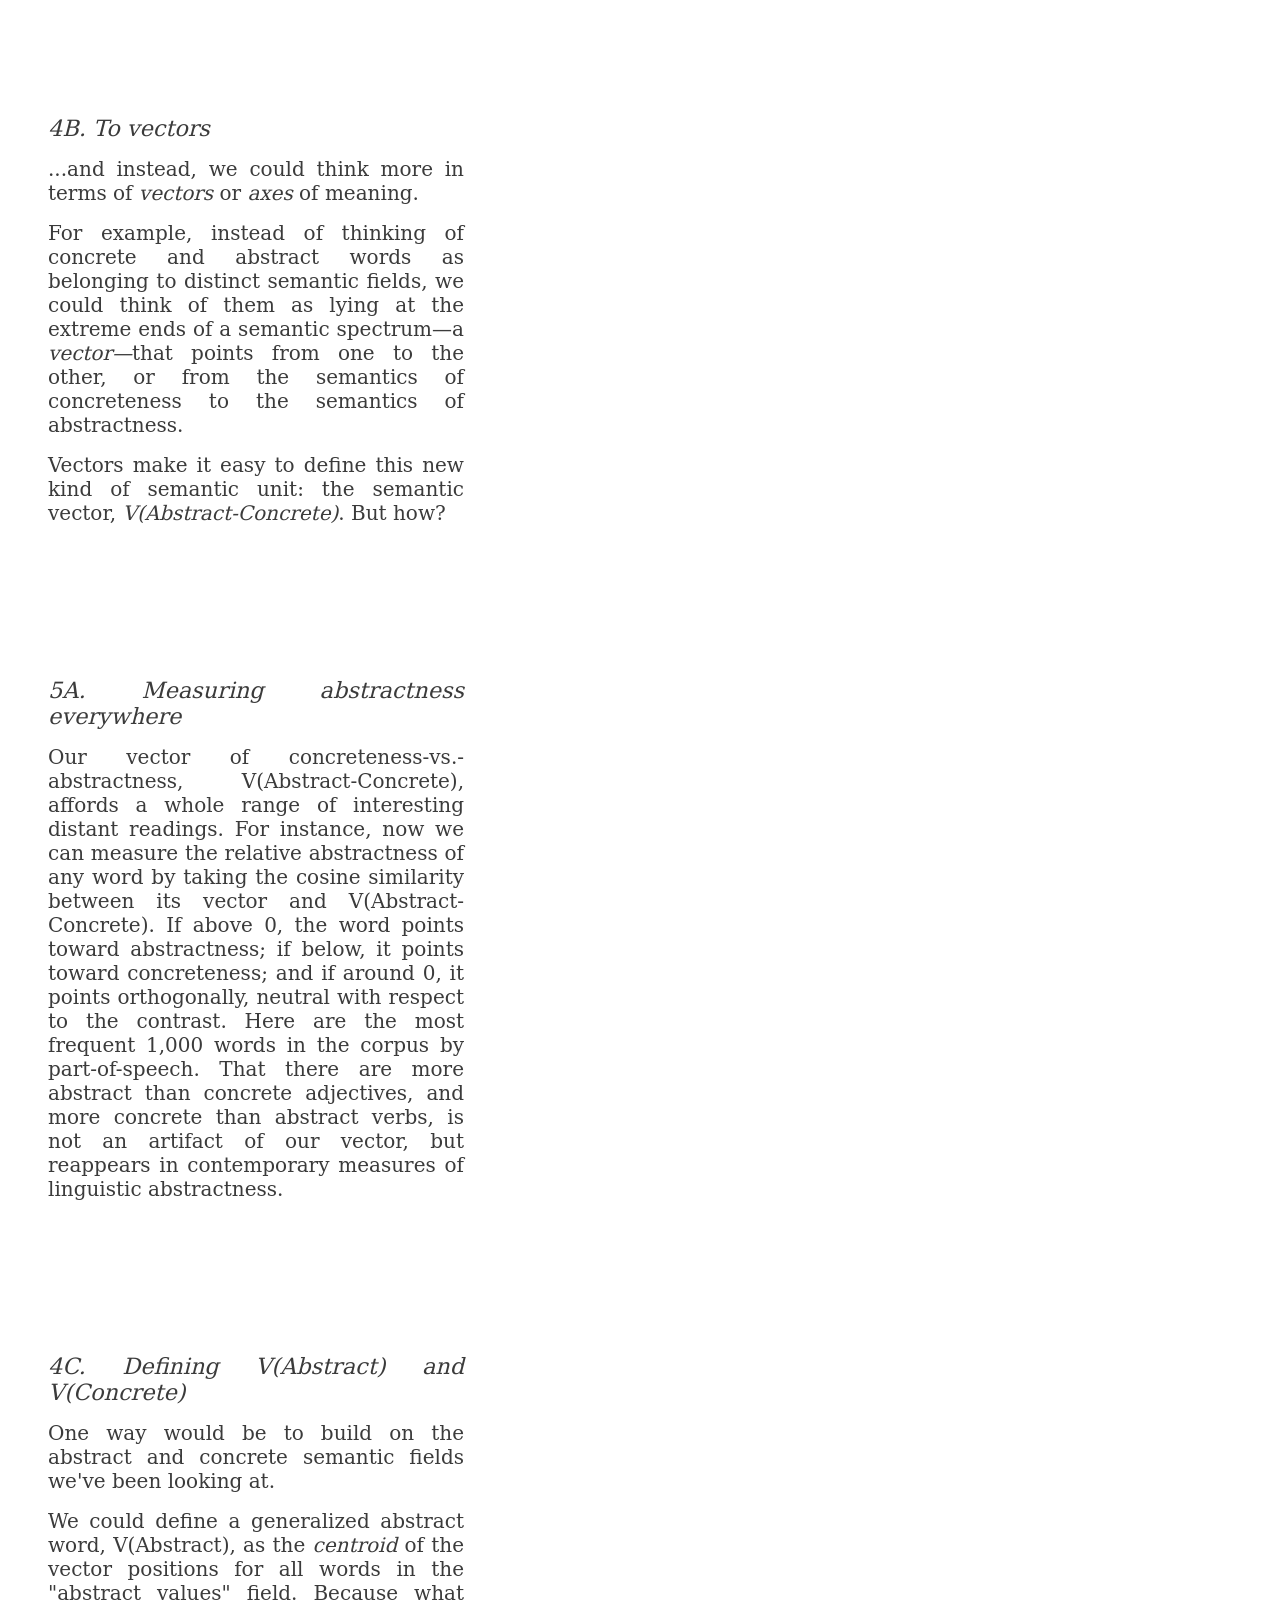
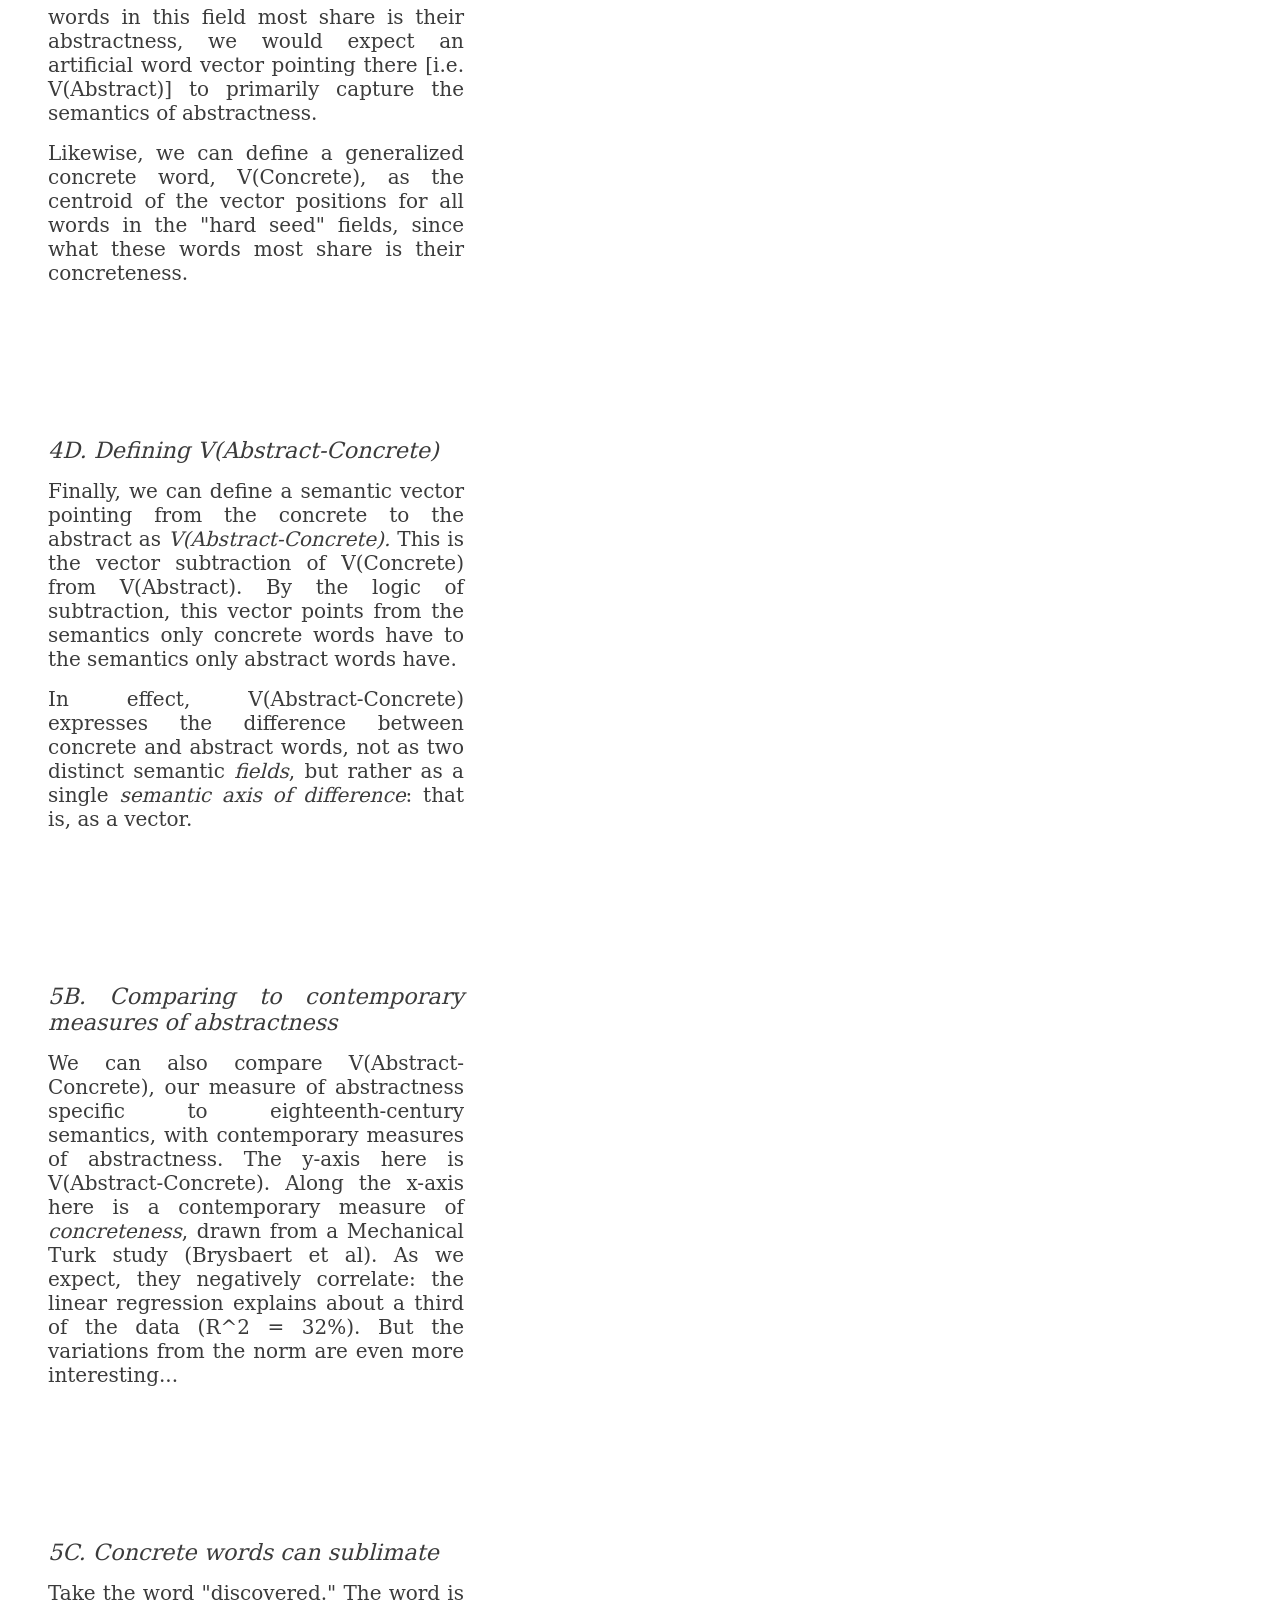
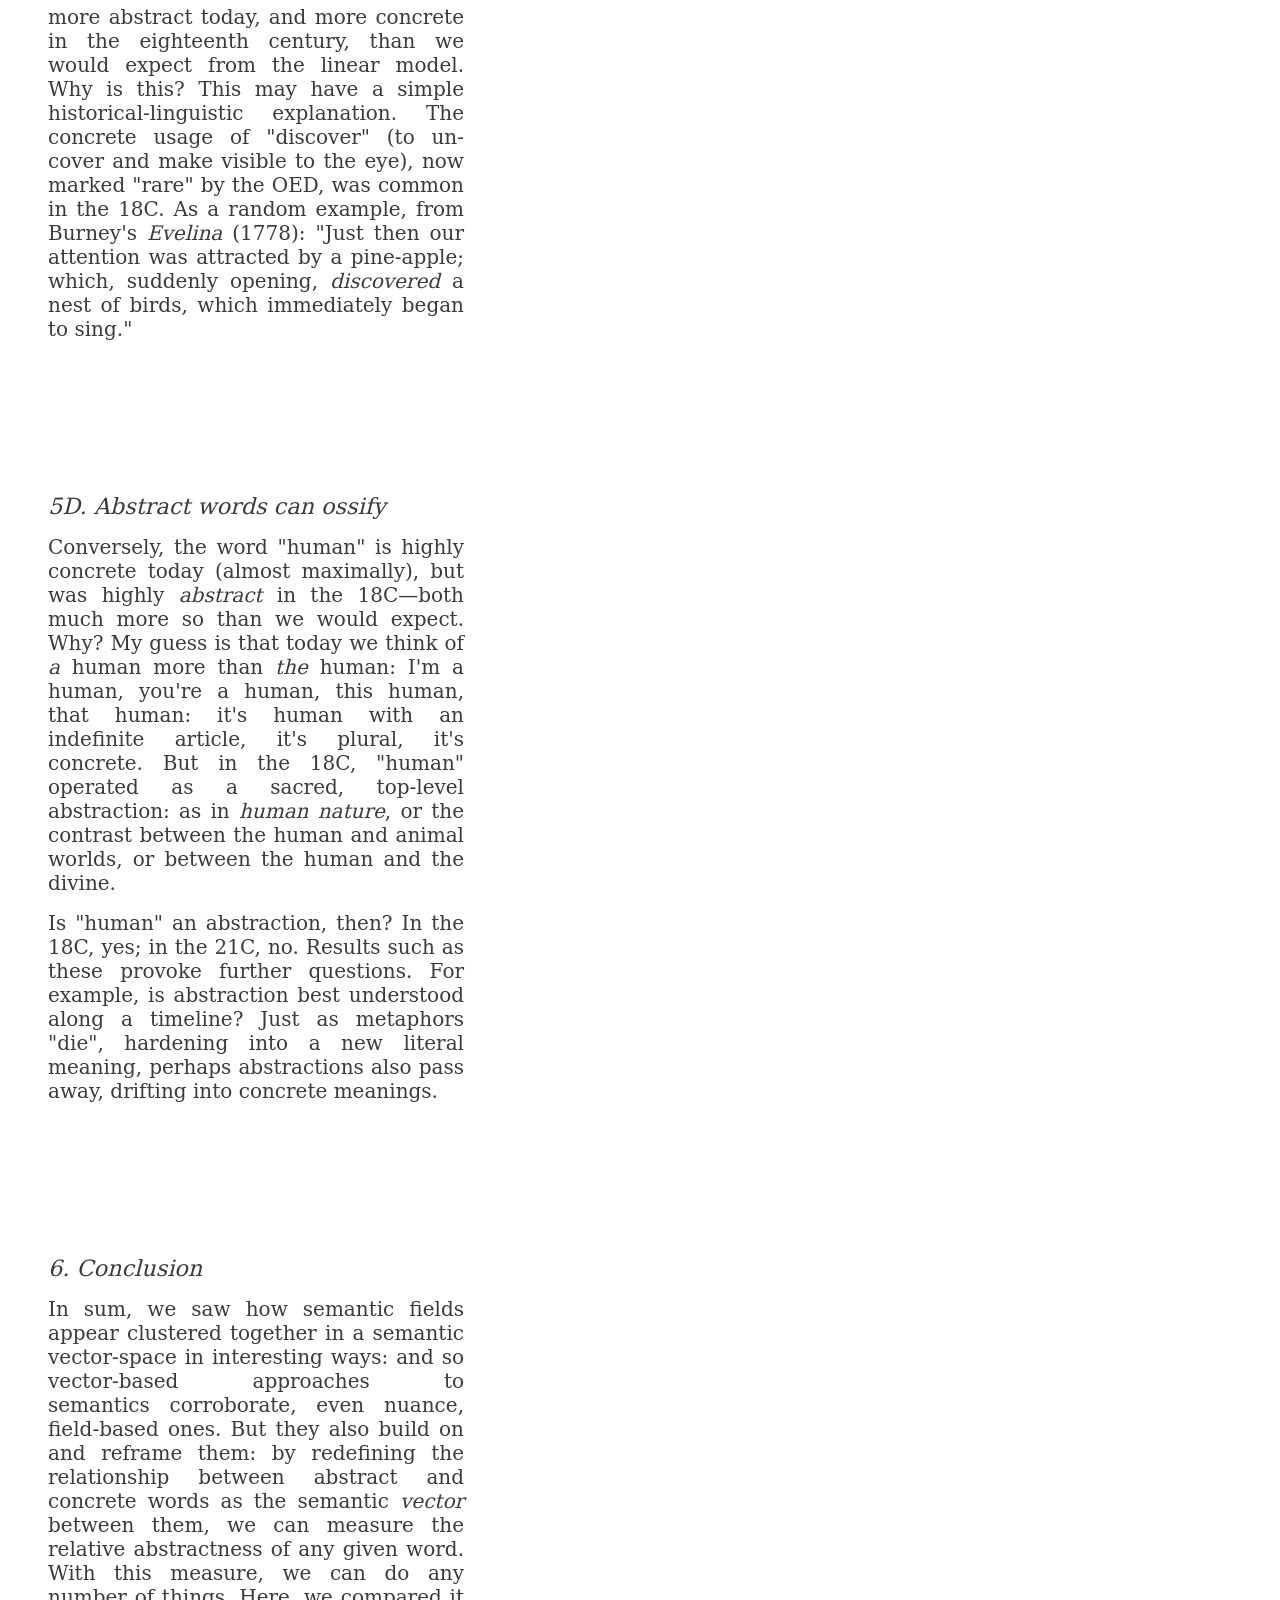
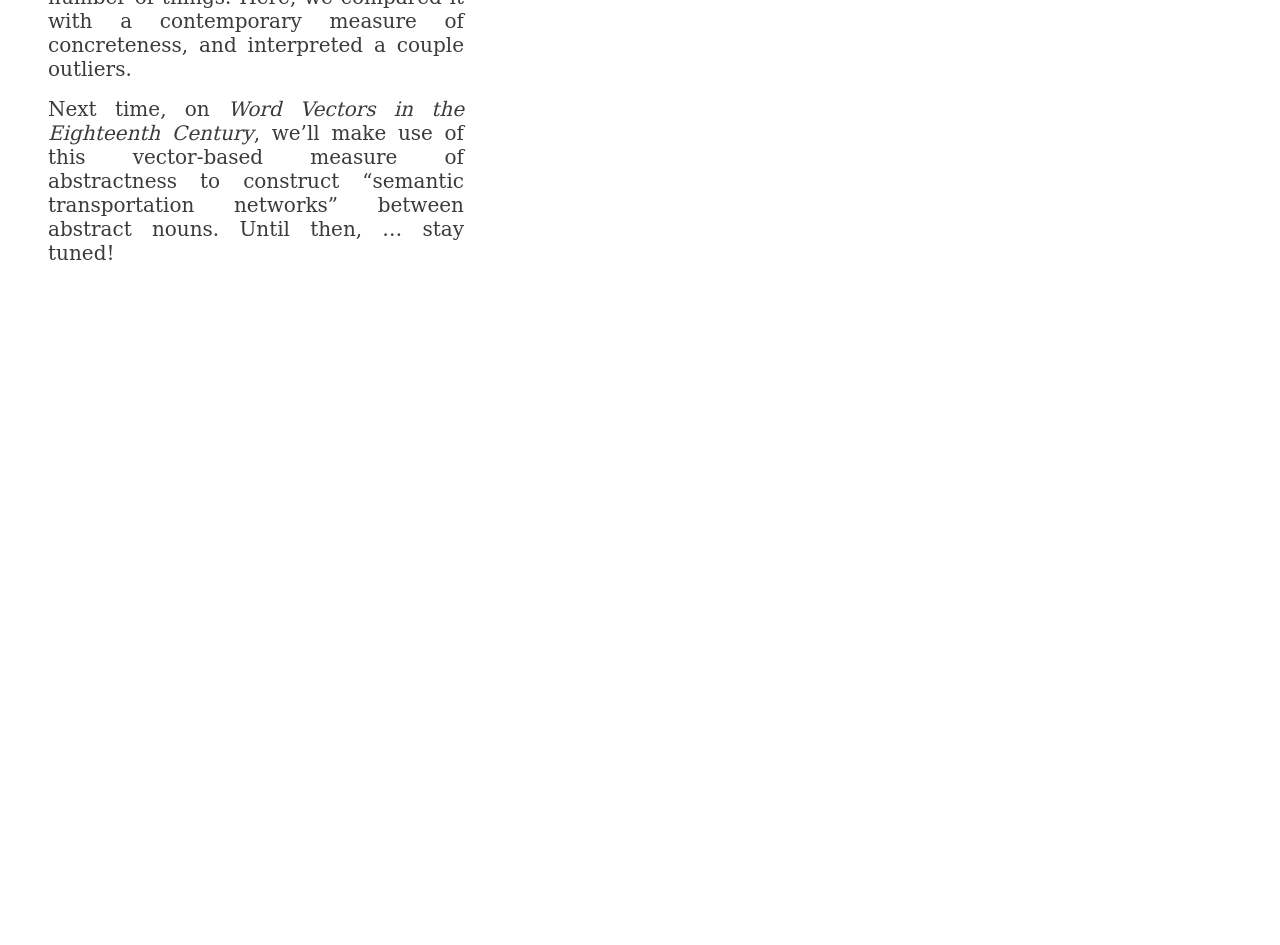
<file: assets/storyscroll/word-vectors-3/index.html>
<!DOCTYPE html>
<html>
  <head>

    <!-- Global site tag (gtag.js) - Google Analytics -->
    <script async src="https://www.googletagmanager.com/gtag/js?id=UA-56798055-1"></script>
    <script>
      window.dataLayer = window.dataLayer || [];
      function gtag(){dataLayer.push(arguments);}
      gtag('js', new Date());

      gtag('config', 'UA-56798055-1');

      var SLIDES = ["slides/camera_obscu_27919_lg.gif", "slides/mech-24-lg.gif", "slides/p4.png", "slides/abval.png", "slides/hardseed.png", "slides/Fields-to-Vectors-All-words2-nocolor.png", "slides/Fields-to-Vectors-All-words2.png", "slides/Fields-to-Vectors-Hard-Seed22.png", "slides/Fields-to-Vectors-Abstract-Values-no-caption.png", "slides/MoralValSocRestraint-focus-anno.png", "slides/Fields-to-Vectors-All-words2.png", "slides/Fields-to-Vectors-All-words2-spectrum.png", "slides/fig-abstract-1.jpg", "slides/centroids-abval-hs21.png", "slides/centroids-abval-hs31.png", "slides/fig-abstract-2.jpg", "slides/fig-abstract-2-discovered.jpg", "slides/fig-abstract-2-human.jpg", "slides/neteg-21.png"];
    </script>


    <meta charset="utf-8" />
    <meta http-equiv="X-UA-Compatible" content="IE=edge" />
    <title>From Fields to Vectors | Ryan Heuser</title>
    <meta name="description" content="Scrollama: Sticky Side Example" />
    <meta name="viewport" content="width=device-width, initial-scale=1" />
    <link rel="stylesheet" href="/assets/story.css" />
    <style>
	
    </style>
  </head>

  <body>
<main>
  <nav>
    <a href="/">← Ryan Heuser</a>
  </nav>


    <main>
      <section id="intro">
        <h1 class="intro__hed">From Fields to Vectors</h1>
        <p class="intro__dek">
          
         The third episode of <a href="/word-vectors">Word Vectors in the Eighteenth Century</a>,
         originally published on 10 Sep 2016.
         
        </p>
      </section>

      <section id="scrolly">
        <article>
            <div class="step" data-step="1">
                <div class="item_title">0. Preface</div>
                <p class="item_content"><excerpt:encoded><p class="p1">Unlike the <a href="http://ryanheuser.org/word-vectors-1/" target="_blank">previous</a> <a href="http://ryanheuser.org/word-vectors-2/" target="_blank">two</a> posts in the series, this post is presented in slideshow form. It's an attempt to reign in my hobby-horse of verbosity; to accommodate our shrinking attention spans; and (more somberly) to experiment with DH-inspired forms of visual rhetoric. To advance, push the right arrow key, or click the right arrow that appears when you hover over this text. To expand an image, click the title of the slide, which should appear in blue.</p> <p class="p1">In any case: ahoy! ...</p></excerpt:encoded></p>
            </div>
        


            <div class="step" data-step="2">
                <div class="item_title">1. Introduction</div>
                <p class="item_content"><excerpt:encoded><p class="p1"><span class="s1"><a href="http://ryanheuser.org/word-vectors-2/">Last time</a></span> on <i>Word Vectors in the Eighteenth Century</i>, we looked at how word vectors work under the hood. And <a href="http://ryanheuser.org/word-vectors-1/"><span class="s1">before that</span></a>, we close-read how word vectors might model Edward Young's influential analogy that "riches are to virtue as learning is to genus."</p>
<p class="p1">But how can we <i>distant</i>-read word vectors? Surprisingly, this is not an easy question. Unlike topic modeling and other unsupervised methods, it's not immediately clear how to use word vectors for large-scale text analysis. All word vectors give us is a multidimensional semantic space, into there's no one particular or privileged way to enter. The matrix, as it were, won't tell us what questions to ask it.</p></excerpt:encoded></p>
            </div>
        


            <div class="step" data-step="3">
                <div class="item_title">2A. Back to semantic fields</div>
                <p class="item_content"><excerpt:encoded>Anyway, I didn't know where to begin. So I thought I'd piggy-back on <a href="http://litlab.stanford.edu/LiteraryLabPamphlet4.pdf"><span class="s1">work that Long Le-Khac and I have done in the past</span></a> on semantic fields, or "cohorts."
<p class="p1">For us, a semantic cohort is a group of words that are both semantically similar (i.e. a semantic <i>field</i>); and historically similar, in that they rise or fall together across time (i.e. an historical <i>cohort</i>). I won't go here into how we made these semantic fields/cohorts, but if you're interested, check out the pamphlet.</p>
<p class="p1">Instead, this post asks the questions: How do semantic <i>fields</i> relate to semantic <i>vectors</i>? Do vector-based approaches to semantics corroborate field-based approaches? More importantly, how can vectors help us think in new ways about semantics in DH?</p></excerpt:encoded></p>
            </div>
        


            <div class="step" data-step="4">
                <div class="item_title">2B. Semantic cohort #1: “Abstract Values”</div>
                <p class="item_content"><excerpt:encoded>Long and I believe we discovered two large semantic cohorts. The first we called the "abstract values." It contained words like the following, categorized into sub-fields:
<p class="p1"><i>-- Moral Valuation: </i>character, honour, conduct, respect, worthy …
<i>-- Social Restraint: </i>gentle, pride, proud, proper, agreeable, …
<i>-- Sentiment: </i>heart, feeling, passion, bosom, emotion, …
<i>-- Partiality: </i>correct, prejudice, partial, disinterested, …</p>
<p class="p1">Note that most of these words are Latinate abstractions, and that as a cohort they fall in frequency across the nineteenth century.</p>
<p class="p1"><i>Click the blue title above to see the graph more clearly.</i></p></excerpt:encoded></p>
            </div>
        


            <div class="step" data-step="5">
                <div class="item_title">2C. Semantic cohort #2: “Hard Seed”</div>
                <p class="item_content"><excerpt:encoded>Our second semantic cohort we called “hard seed,” after its seed word, "hard." It contained words like the following, categorized into sub-fields:
<p class="p1"><i>-- Action Verbs: </i>see, come, go, came, look, let, looked, …
<i>-- Body Parts: </i>eyes, hand, face, head, hands, eye, arms, …
<i>-- Physical Adjectives: </i>round, hard, low, clear, heavy, hot, straight, …
<i>-- Colors: </i>white, black, red, blue, green, gold, grey, …
<i>-- Locative Prepositions: </i>out, up, over, down, away, back, through, …
<i>-- Numbers: </i>two, three, ten, thousand, four, five, hundred, …</p>
<p class="p1">Note that most of these words are concrete and Anglo-Saxon, and that they rise in frequency across the nineteenth century.</p></excerpt:encoded></p>
            </div>
        


            <div class="step" data-step="6">
                <div class="item_title">3A. Semantic fields in vector space</div>
                <p class="item_content"><excerpt:encoded>So, what would happen if we located each semantic field's words in the vector space? Would words from the same field appear closer to each other than to words from other fields?</excerpt:encoded></p>
            </div>
        


            <div class="step" data-step="7">
                <div class="item_title">3B. Semantic fields in vector space: All fields</div>
                <p class="item_content"><excerpt:encoded>It appears so. Words here are colored by their semantic field. If they are closer together in this image, then they are closer together in the vector space. The image is made by a <i>t-sne </i>dimensionality reduction of the cosine distances between each word (where the distances come from the ECCO-TCP word2vec model). In effect, <i>t-sne</i> tries to flatten the multidimensional geography of the data onto two dimensions with as little information loss as possible.</excerpt:encoded></p>
            </div>
        


            <div class="step" data-step="8">
                <div class="item_title">3C. Semantic fields in vector space: Hard Seed</div>
                <p class="item_content"><excerpt:encoded>The separation between the semantic fields is even more obvious if we look only at the words in each large field separately: displayed here is only the "hard seed" field. As a whole, "hard seed" tends to occupy the southwestern quadrant of the graph, and not to occupy the northeastern. Moreover, its sub-fields occupy their own distinct regions of the vector space: Action Verbs in purple, Body Parts in brown, Colors in pink, Numbers in gray, Physical Adjectives in yellow, and Locative Prepositions in light blue.</excerpt:encoded></p>
            </div>
        


            <div class="step" data-step="9">
                <div class="item_title">3D. Semantic cohorts in vector space: Abstract Values</div>
                <p class="item_content"><excerpt:encoded>Conversely, almost all of the "abstract values" occupy the northeastern quadrant of the graph. Its sub-fields, however, are less tightly organized than in "hard seed": Social Restraint (red) and Moral Valuation (blue) are stretched together across the northeast, intermixing also with the Sentiment field (green).</excerpt:encoded></p>
            </div>
        


            <div class="step" data-step="10">
                <div class="item_title">3E. Semantic cohorts in vector space: Abstract Values [Zoom]</div>
                <p class="item_content"><excerpt:encoded>positively valued (faultless, refined, admiration) and the westerly ones <em>negatively</em> valued (vulgar, sinful, reckless). This reorganization is one reason the fields look mixed-up: the distinction between abstractions of social vs. moral behavior has been subordinated to the distinction between positive vs. negative abstractions.</excerpt:encoded></p>
            </div>
        


            <div class="step" data-step="11">
                <div class="item_title">4A. From fields…</div>
                <p class="item_content"><excerpt:encoded>So, semantic vectors corroborate semantic fields, while also nuancing them. Within a vector space of semantics, words from the same "semantic field"—made from a totally different and independent process—cluster together in meaningful ways.
<p class="p1">But corroboration is a bittersweet moment in DH: impressive, empowering even, but unsatisfying, boring. How, then, can word vectors allow us to approach these semantic questions differently? How can they help us ask <i>new </i>questions?</p>
<p class="p1">Perhaps we could think less in terms of <i>discrete</i> semantic units, like semantic fields or cohorts...</p></excerpt:encoded></p>
            </div>
        


            <div class="step" data-step="12">
                <div class="item_title">4B. To vectors</div>
                <p class="item_content"><excerpt:encoded>...and instead, we could think more in terms of <i>vectors </i>or <i>axes </i>of meaning.
<p class="p1">For example, instead of thinking of concrete and abstract words as belonging to distinct semantic fields, we could think of them as lying at the extreme ends of a semantic spectrum—a <i>vector—</i>that points from one to the other, or from the semantics of concreteness to the semantics of abstractness.</p>
<p class="p1">Vectors make it easy to define this new kind of semantic unit: the semantic vector, <i>V(Abstract-Concrete)</i>. But how?</p></excerpt:encoded></p>
            </div>
        


            <div class="step" data-step="13">
                <div class="item_title">5A. Measuring abstractness everywhere</div>
                <p class="item_content"><excerpt:encoded>Our vector of concreteness-vs.-abstractness, V(Abstract-Concrete), affords a whole range of interesting distant readings. For instance, now we can measure the relative abstractness of any word by taking the cosine similarity between its vector and V(Abstract-Concrete). If above 0, the word points toward abstractness; if below, it points toward concreteness; and if around 0, it points orthogonally, neutral with respect to the contrast. Here are the most frequent 1,000 words in the corpus by part-of-speech. That there are more abstract than concrete adjectives, and more concrete than abstract verbs, is not an artifact of our vector, but reappears in contemporary measures of linguistic abstractness.</excerpt:encoded></p>
            </div>
        


            <div class="step" data-step="14">
                <div class="item_title">4C. Defining V(Abstract) and V(Concrete)</div>
                <p class="item_content"><excerpt:encoded>One way would be to build on the abstract and concrete semantic fields we've been looking at.
<p class="p1">We could define a generalized abstract word, V(Abstract), as the <i>centroid </i>of the vector positions for all words in the "abstract values" field. Because what words in this field most share is their abstractness, we would expect an artificial word vector pointing there [i.e. V(Abstract)] to primarily capture the semantics of abstractness.</p>
<p class="p1">Likewise, we can define a generalized concrete word, V(Concrete), as the centroid of the vector positions for all words in the "hard seed" fields, since what these words most share is their concreteness.</p></excerpt:encoded></p>
            </div>
        


            <div class="step" data-step="15">
                <div class="item_title">4D. Defining V(Abstract-Concrete)</div>
                <p class="item_content"><excerpt:encoded>Finally, we can define a semantic vector pointing from the concrete to the abstract as <i>V(Abstract-Concrete). </i>This is the vector subtraction of V(Concrete) from V(Abstract). By the logic of subtraction, this vector points from the semantics only concrete words have to the semantics only abstract words have.
<p class="p1">In effect, V(Abstract-Concrete) expresses the difference between concrete and abstract words, not as two distinct semantic <i>fields</i>, but rather as a single <i>semantic axis of difference</i>: that is, as a vector.</p></excerpt:encoded></p>
            </div>
        


            <div class="step" data-step="16">
                <div class="item_title">5B. Comparing to contemporary measures of abstractness</div>
                <p class="item_content"><excerpt:encoded>We can also compare V(Abstract-Concrete), our measure of abstractness specific to eighteenth-century semantics, with contemporary measures of abstractness. The y-axis here is V(Abstract-Concrete). Along the x-axis here is a contemporary measure of <i>concreteness</i>, drawn from a Mechanical Turk study (Brysbaert et al). As we expect, they negatively correlate: the linear regression explains about a third of the data (R^2 = 32%). But the variations from the norm are even more interesting...</excerpt:encoded></p>
            </div>
        


            <div class="step" data-step="17">
                <div class="item_title">5C. Concrete words can sublimate</div>
                <p class="item_content"><excerpt:encoded>Take the word "discovered." The word is more abstract today, and more concrete in the eighteenth century, than we would expect from the linear model. Why is this? This may have a simple historical-linguistic explanation. The concrete usage of "discover" (to un-cover and make visible to the eye), now marked "rare" by the OED, was common in the 18C. As a random example, from Burney's <i>Evelina </i>(1778): "Just then our attention was attracted by a pine-apple; which, suddenly opening, <i>discovered</i> a nest of birds, which immediately began to sing."</excerpt:encoded></p>
            </div>
        


            <div class="step" data-step="18">
                <div class="item_title">5D. Abstract words can ossify</div>
                <p class="item_content"><excerpt:encoded>Conversely, the word "human" is highly concrete today (almost maximally), but was highly <i>abstract</i> in the 18C—both much more so than we would expect. Why? My guess is that today we think of <i>a </i>human more than <i>the </i>human: I'm a human, you're a human, this human, that human: it's human with an indefinite article, it's plural, it's concrete. But in the 18C, "human" operated as a sacred, top-level abstraction: as in <i>human nature</i>, or the contrast between the human and animal worlds, or between the human and the divine.
<p class="p1">Is "human" an abstraction, then? In the 18C, yes; in the 21C, no. Results such as these provoke further questions. For example, is abstraction best understood along a timeline? Just as metaphors "die", hardening into a new literal meaning, perhaps abstractions also pass away, drifting into concrete meanings.</p></excerpt:encoded></p>
            </div>
        


            <div class="step" data-step="19">
                <div class="item_title">6. Conclusion</div>
                <p class="item_content"><excerpt:encoded>In sum, we saw how semantic fields appear clustered together in a semantic vector-space in interesting ways: and so vector-based approaches to semantics corroborate, even nuance, field-based ones. But they also build on and reframe them: by redefining the relationship between abstract and concrete words as the semantic <i>vector</i> between them, we can measure the relative abstractness of any given word. With this measure, we can do any number of things. Here, we compared it with a contemporary measure of concreteness, and interpreted a couple outliers.
<p class="p1">Next time, on <i>Word Vectors in the Eighteenth Century</i>, we’ll make use of this vector-based measure of abstractness to construct “semantic transportation networks” between abstract nouns. Until then, … stay tuned!</p></excerpt:encoded></p>
            </div>
        </article>

        <figure>
          <p><img src="slides/camera_obscu_27919_lg.gif" /></p>
        </figure>
      </section>

      <section id="outro"></section>
    </main>

    <!-- <div class='debug'></div> -->
    <script src="/assets/jquery-3.4.1.min.js"></script>
    <script src="/assets/d3.min.js"></script>
    <script src="/assets/intersection-observer.js"></script>
    <script src="/assets/stickyfill.min.js"></script>
    <script src="/assets/scrollama.min.js"></script>
    <script src="/assets/story.js"></script>

  </body>
</html>
</file>
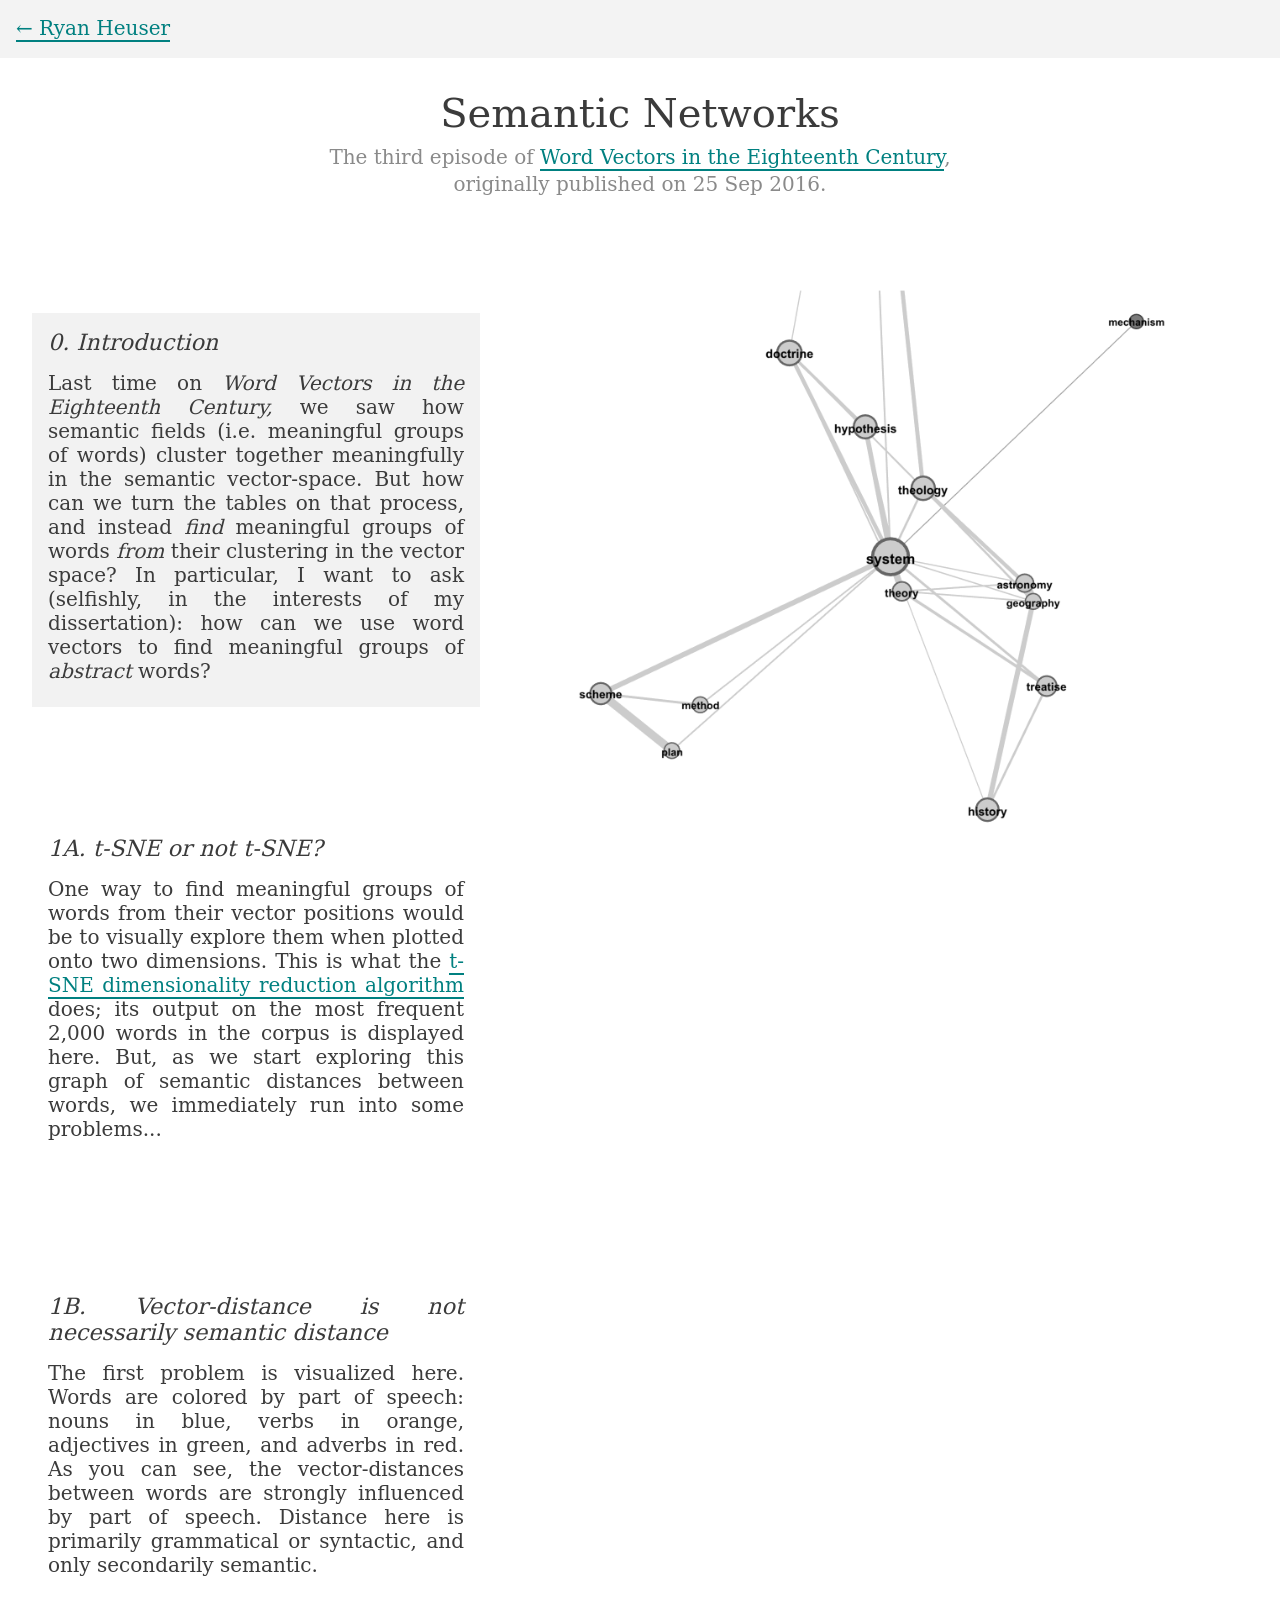
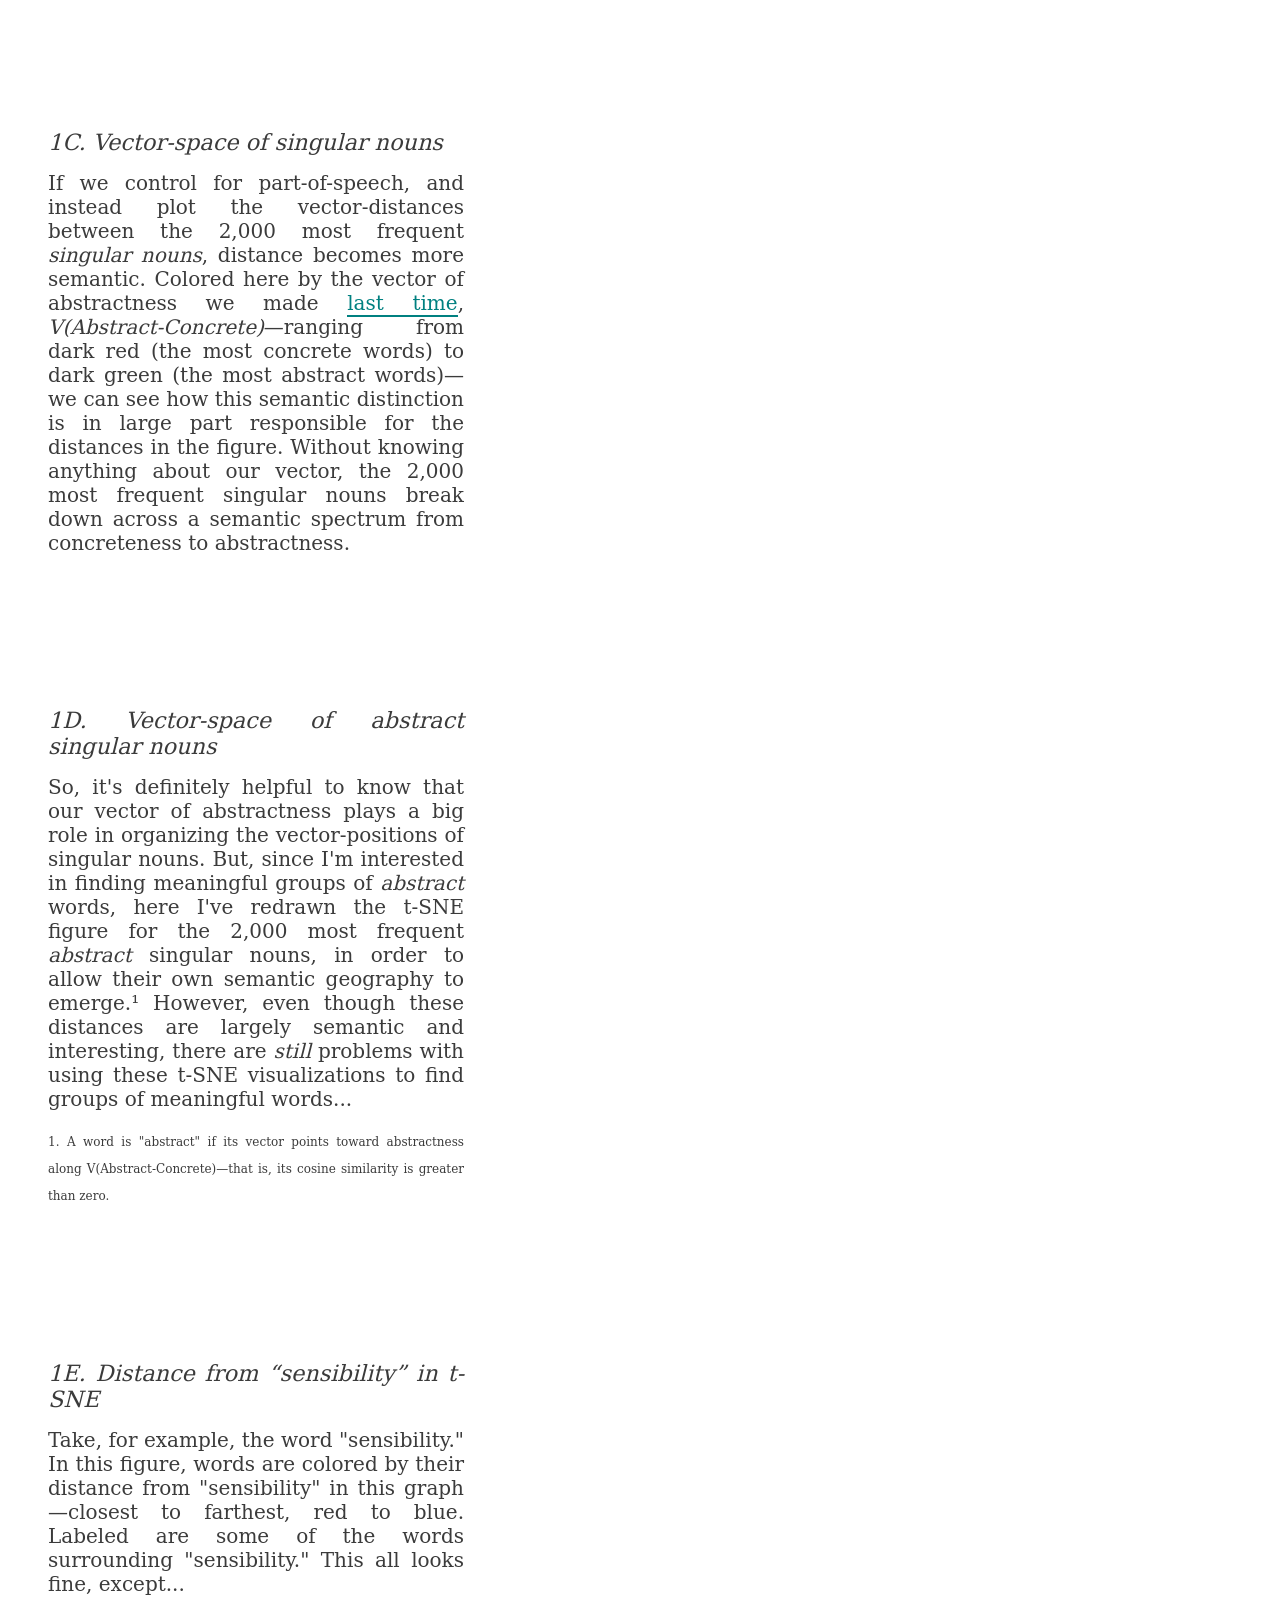
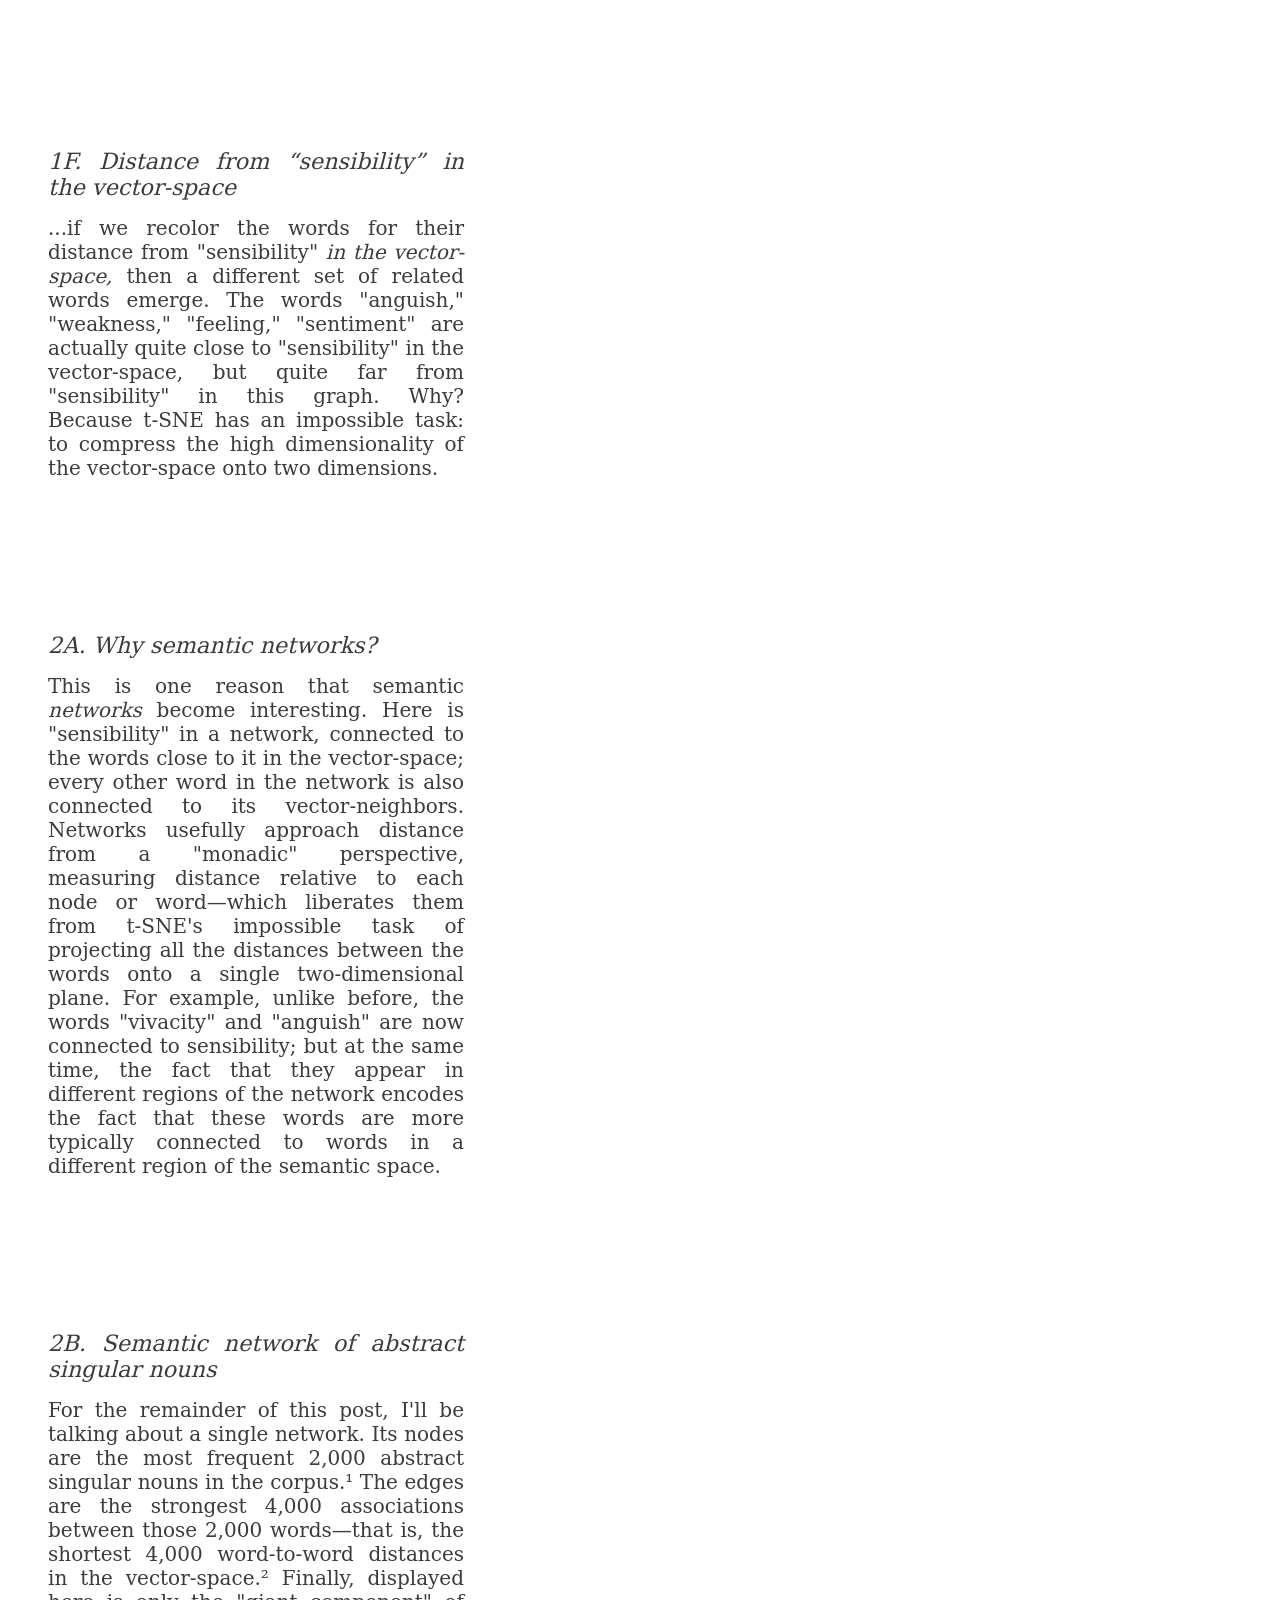
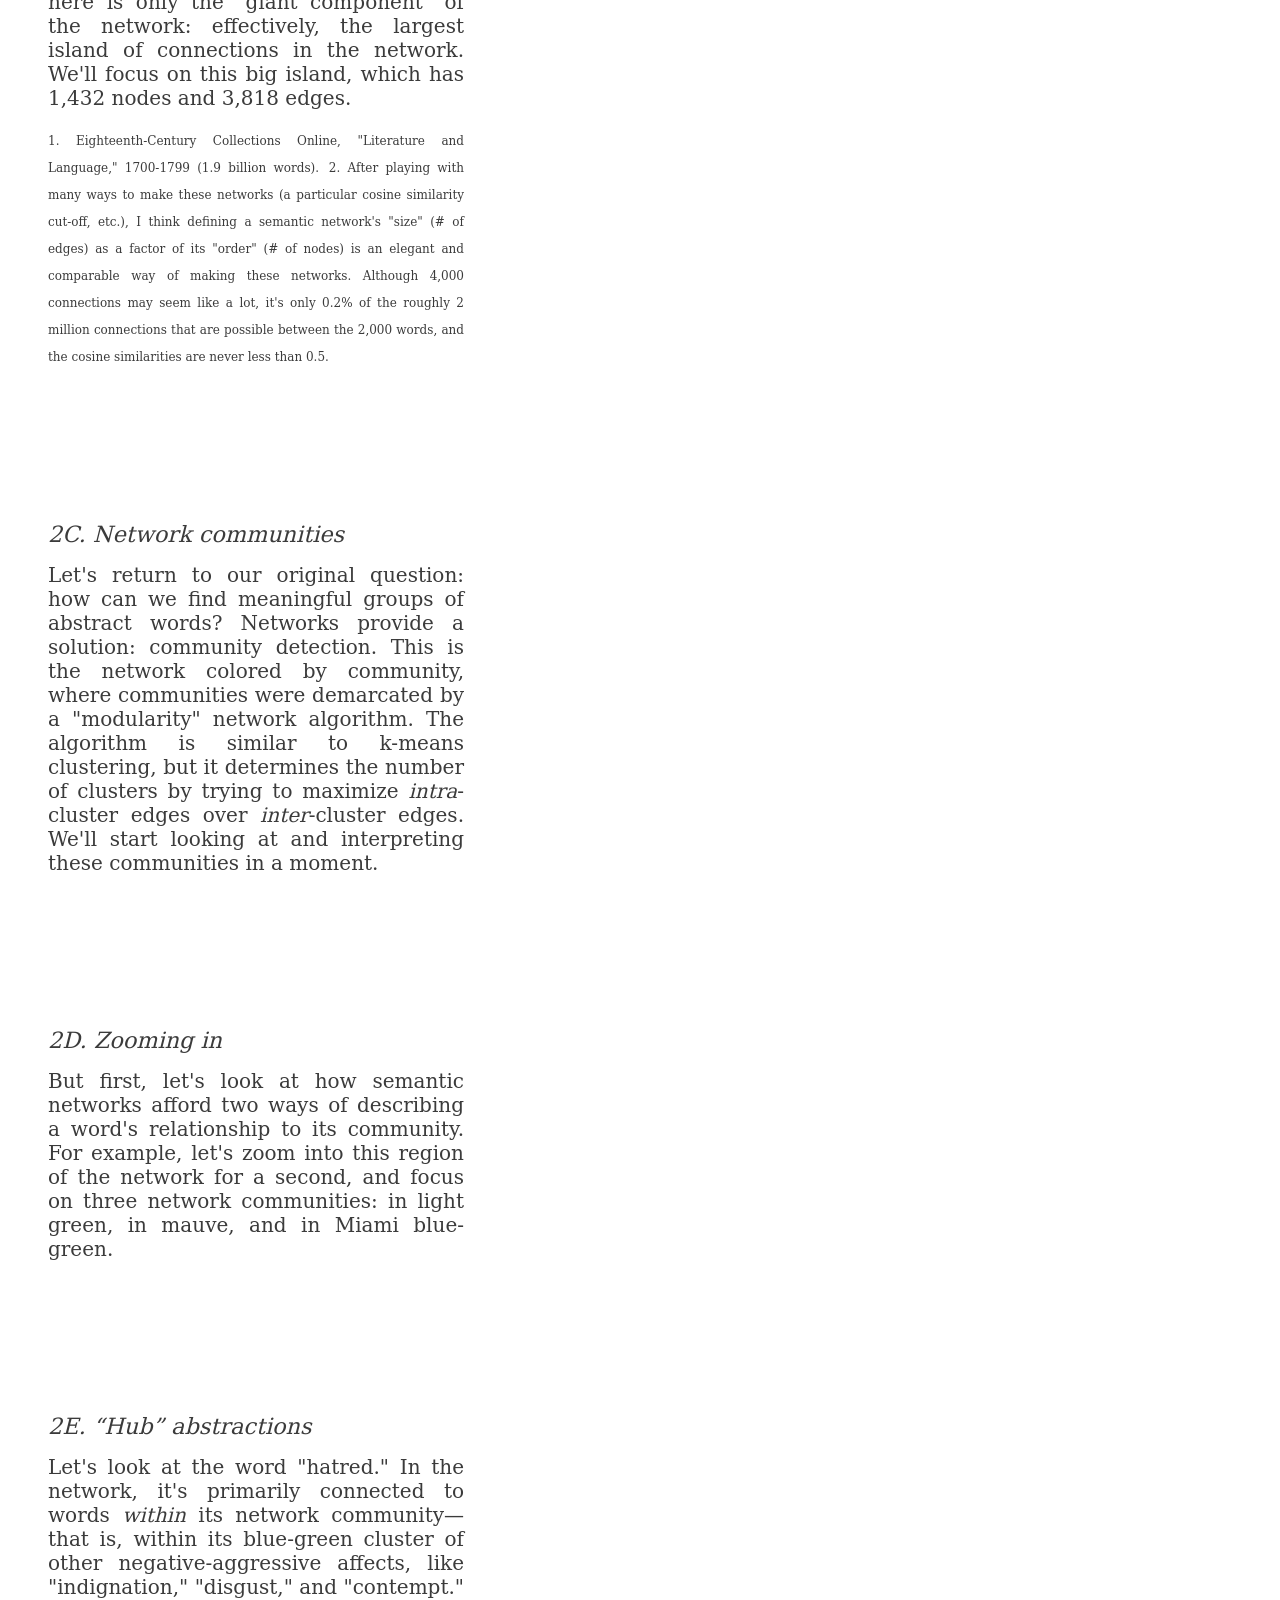
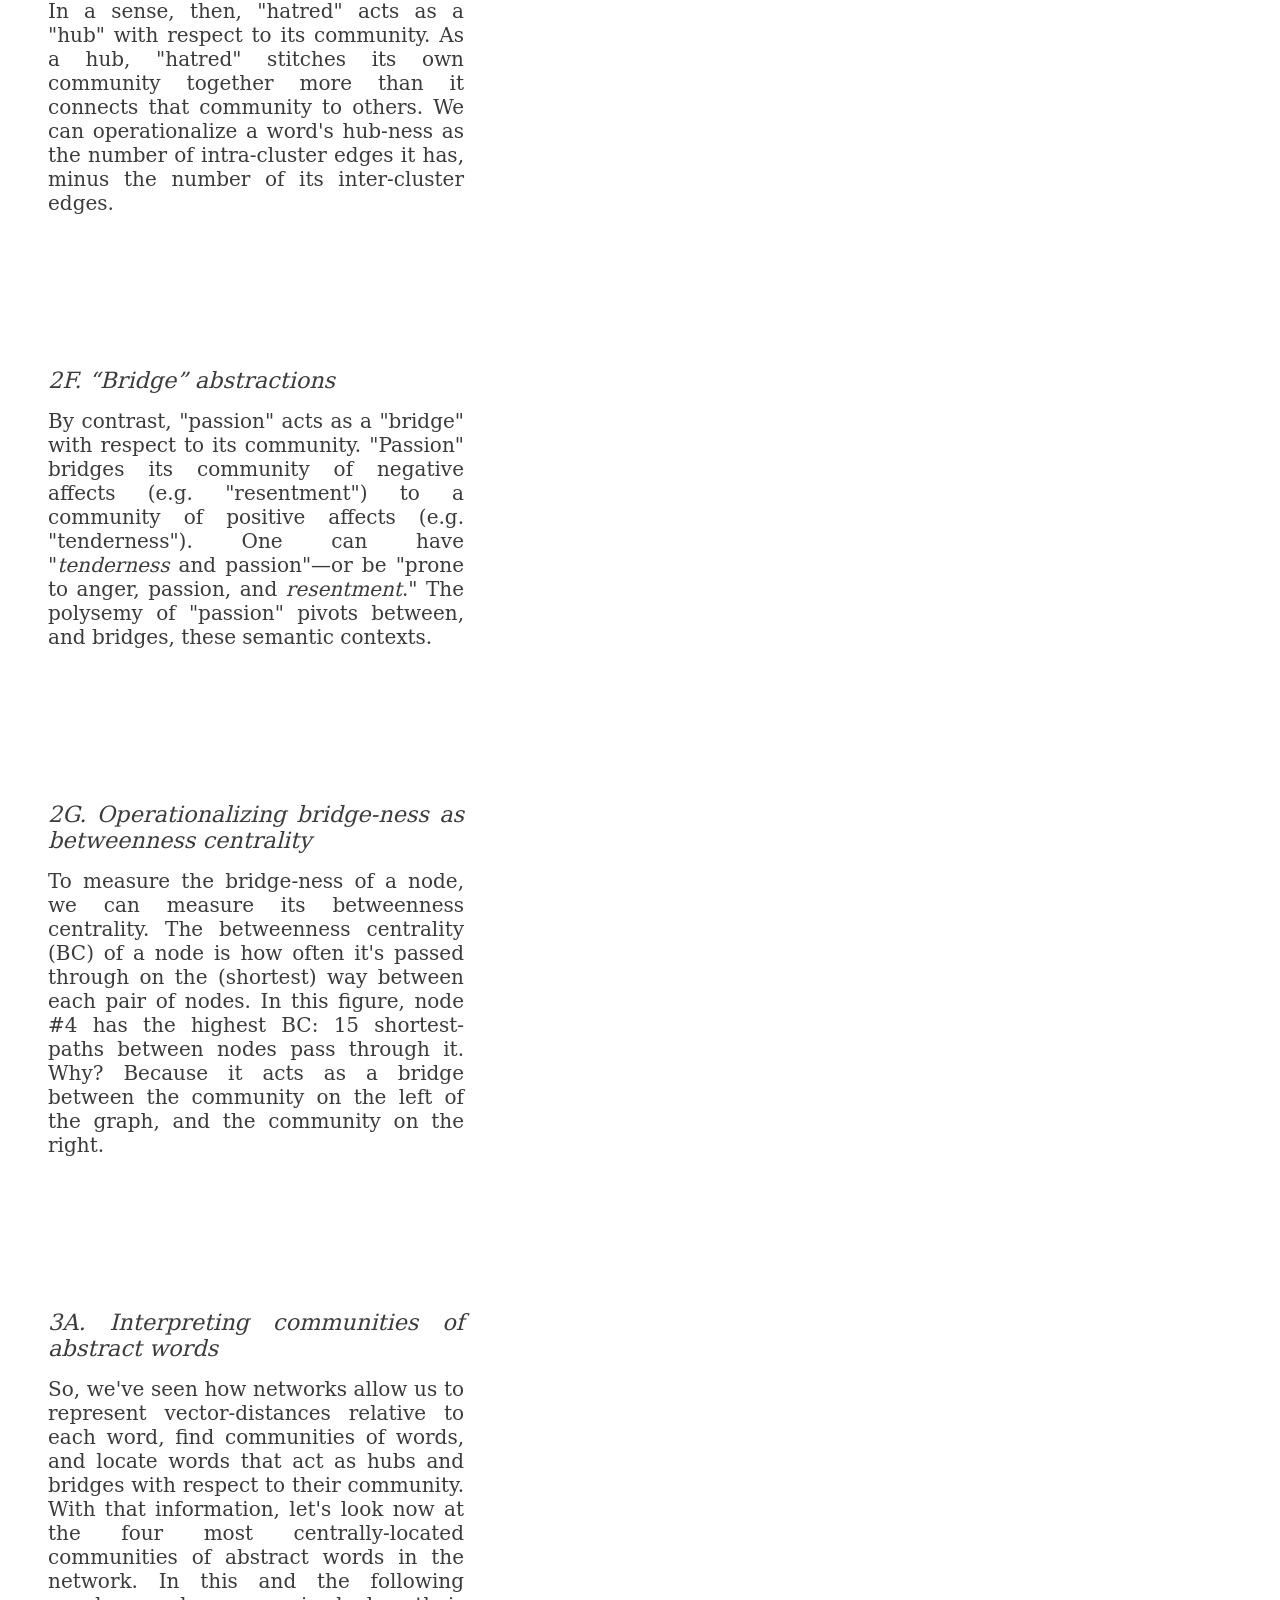
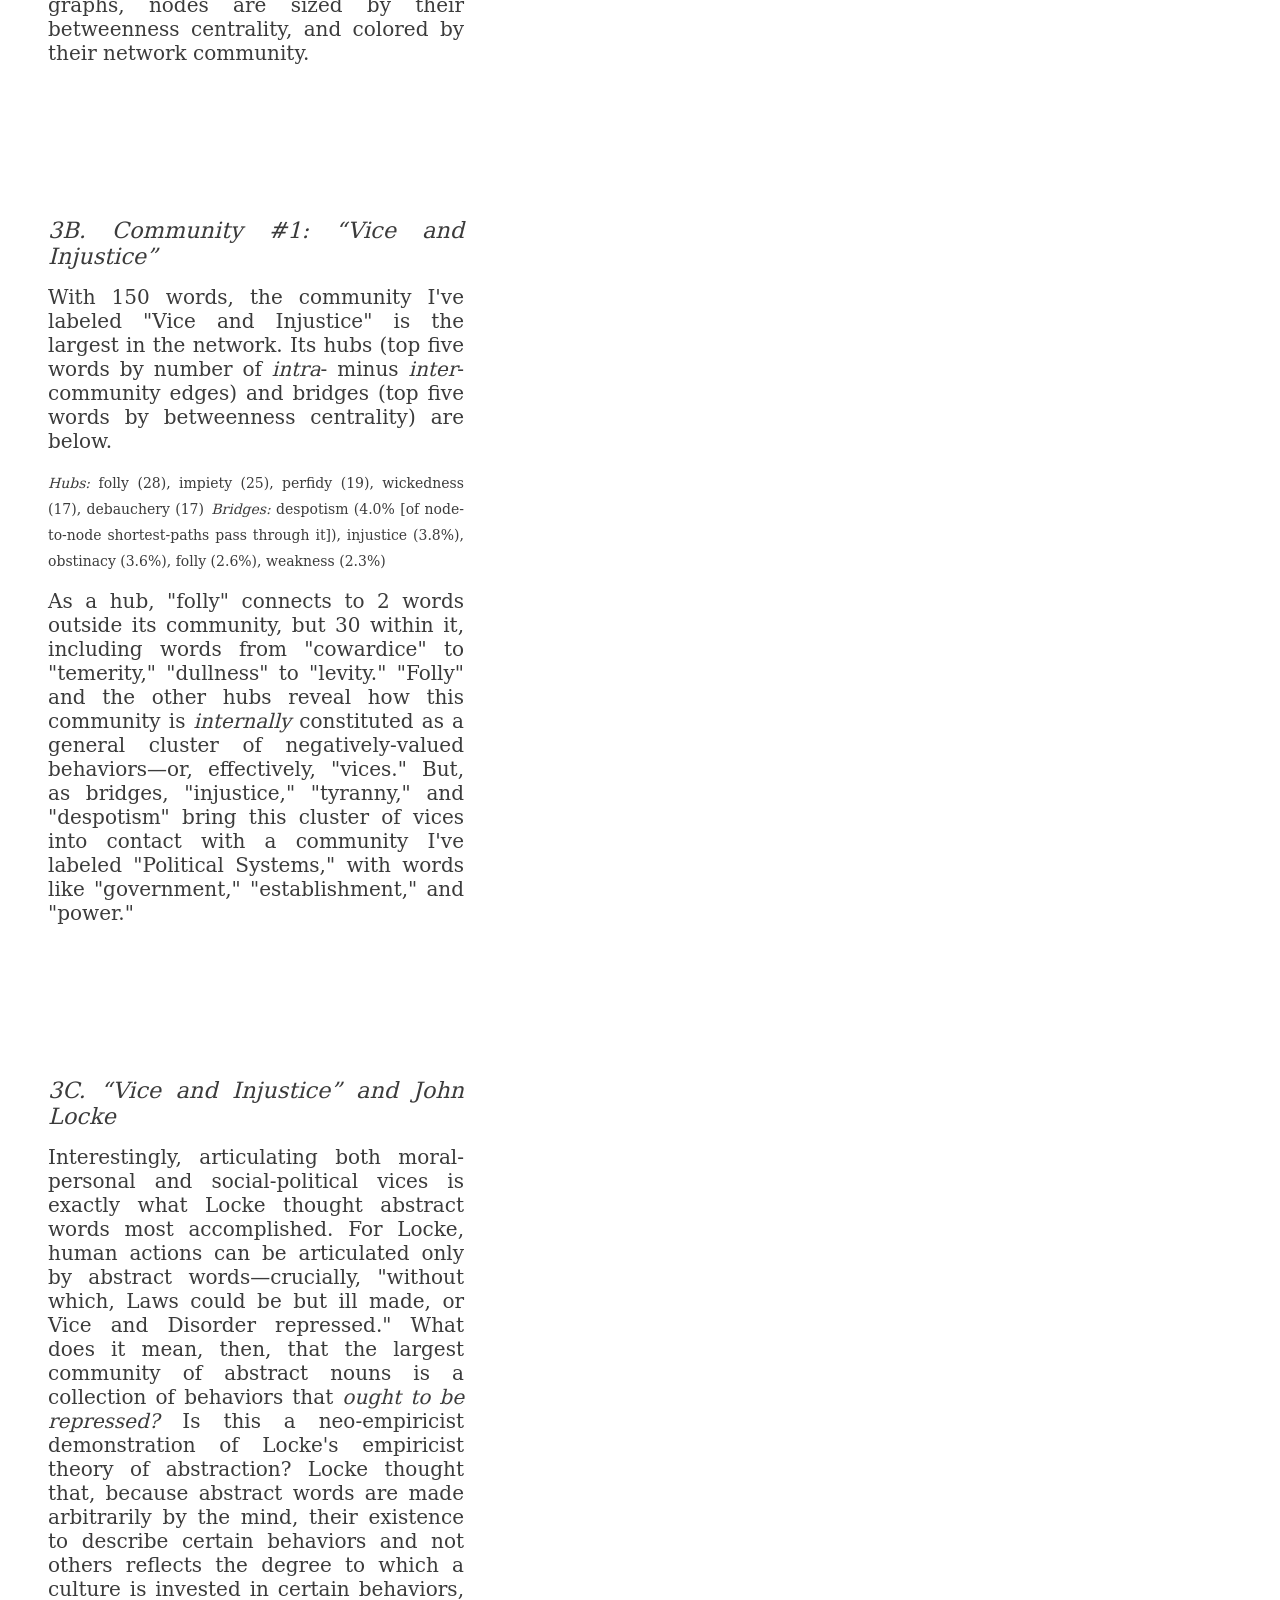
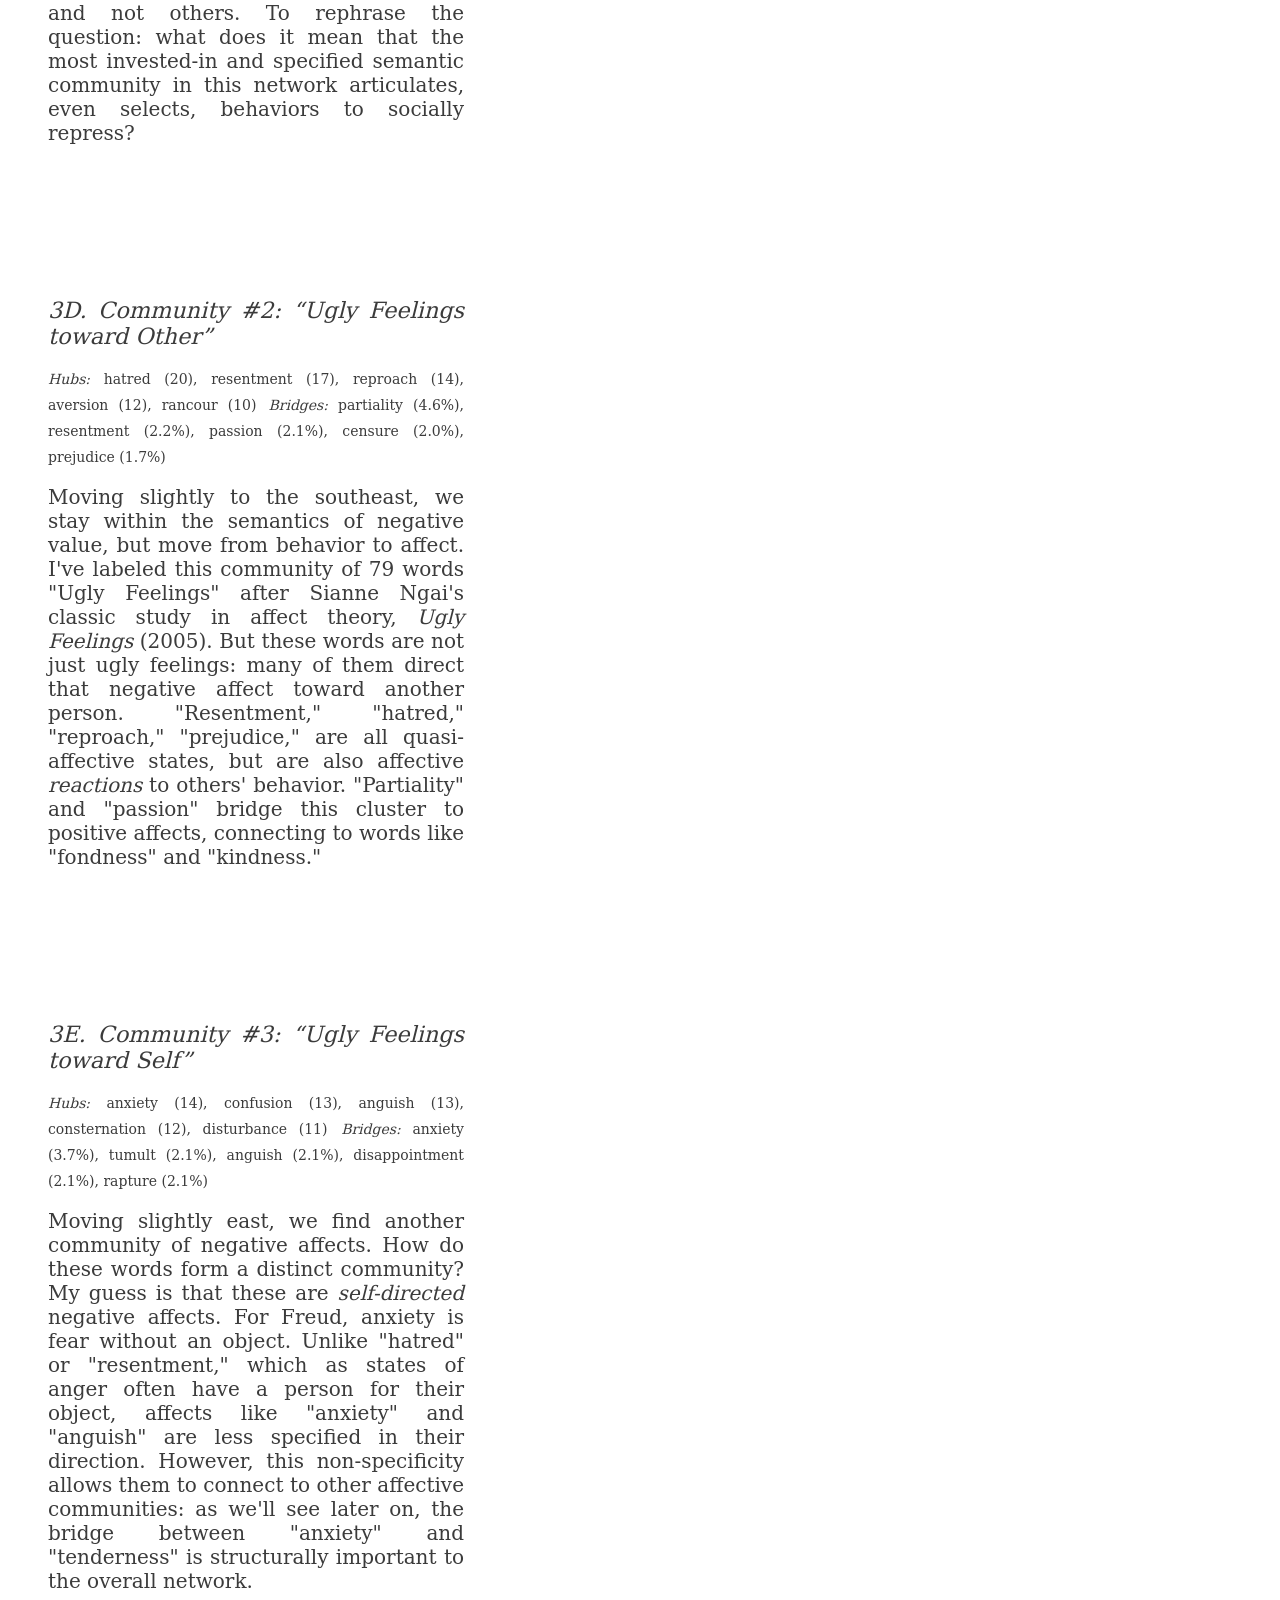
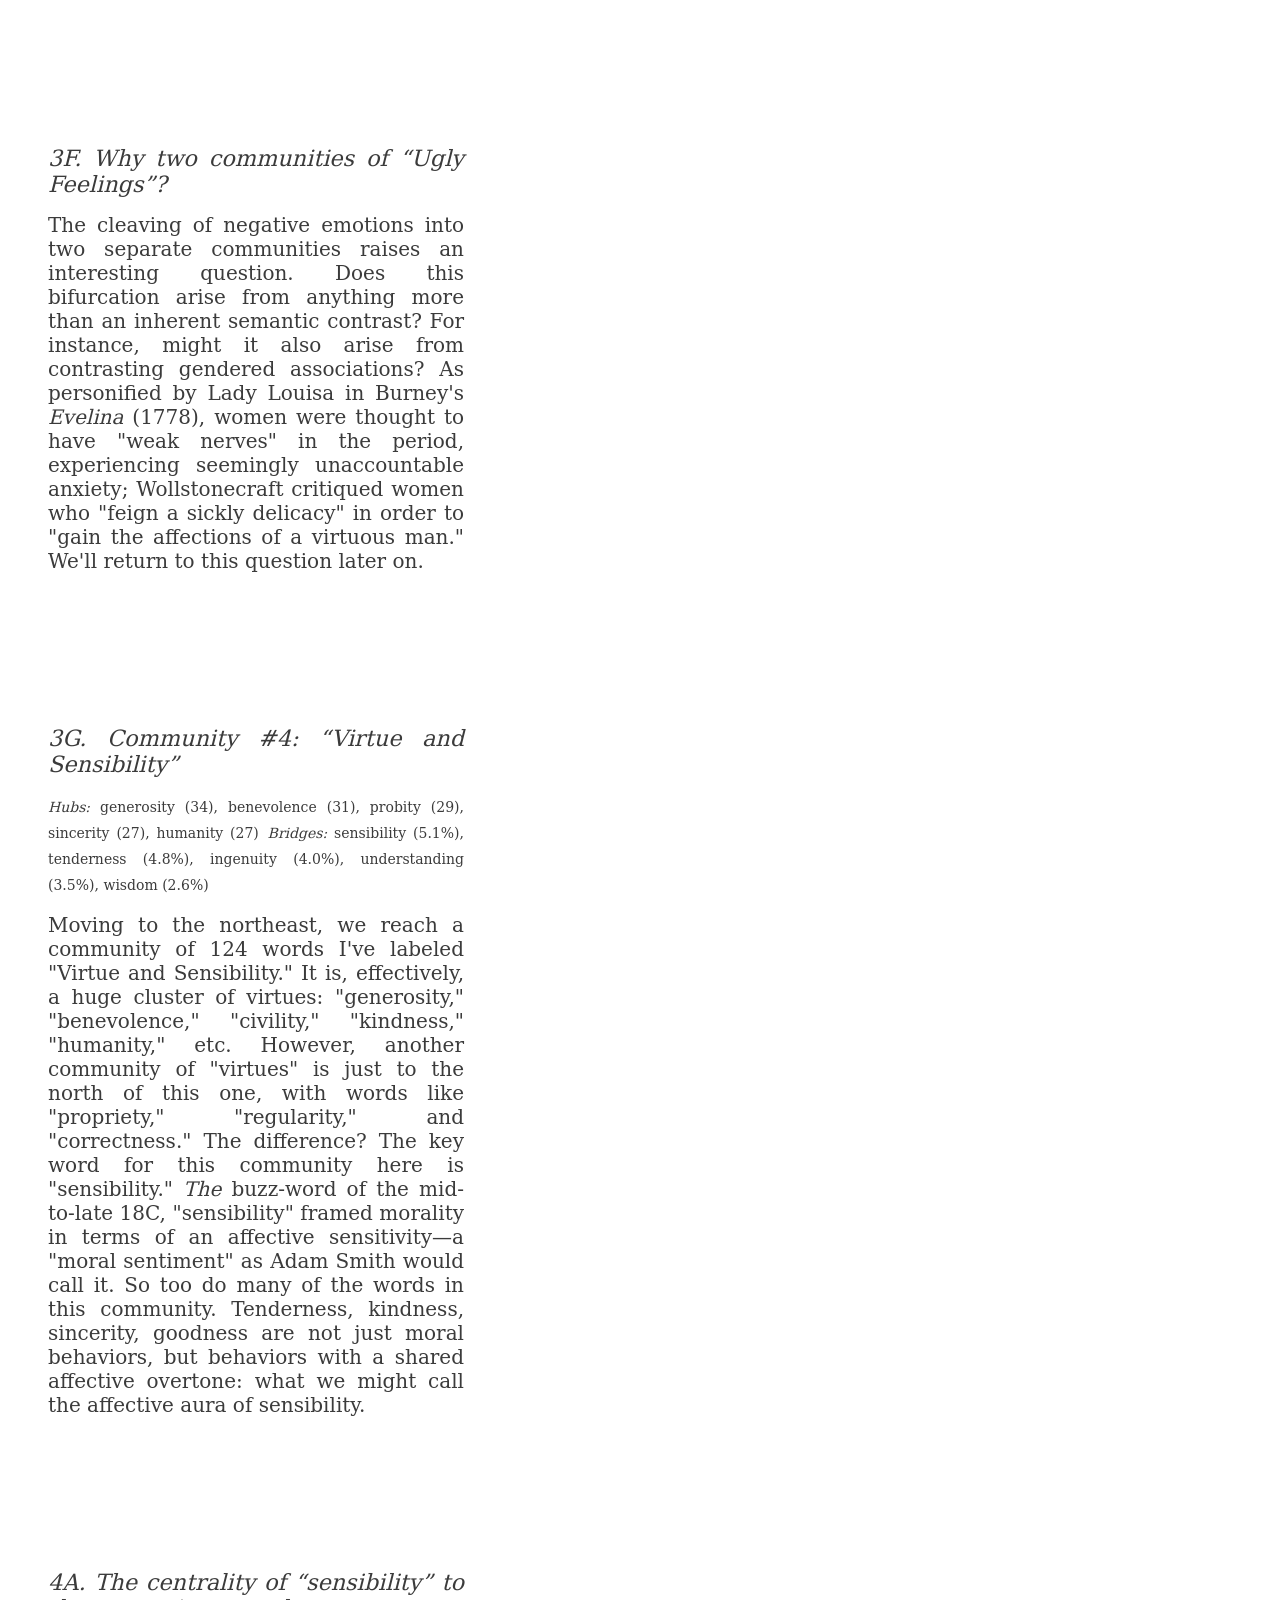
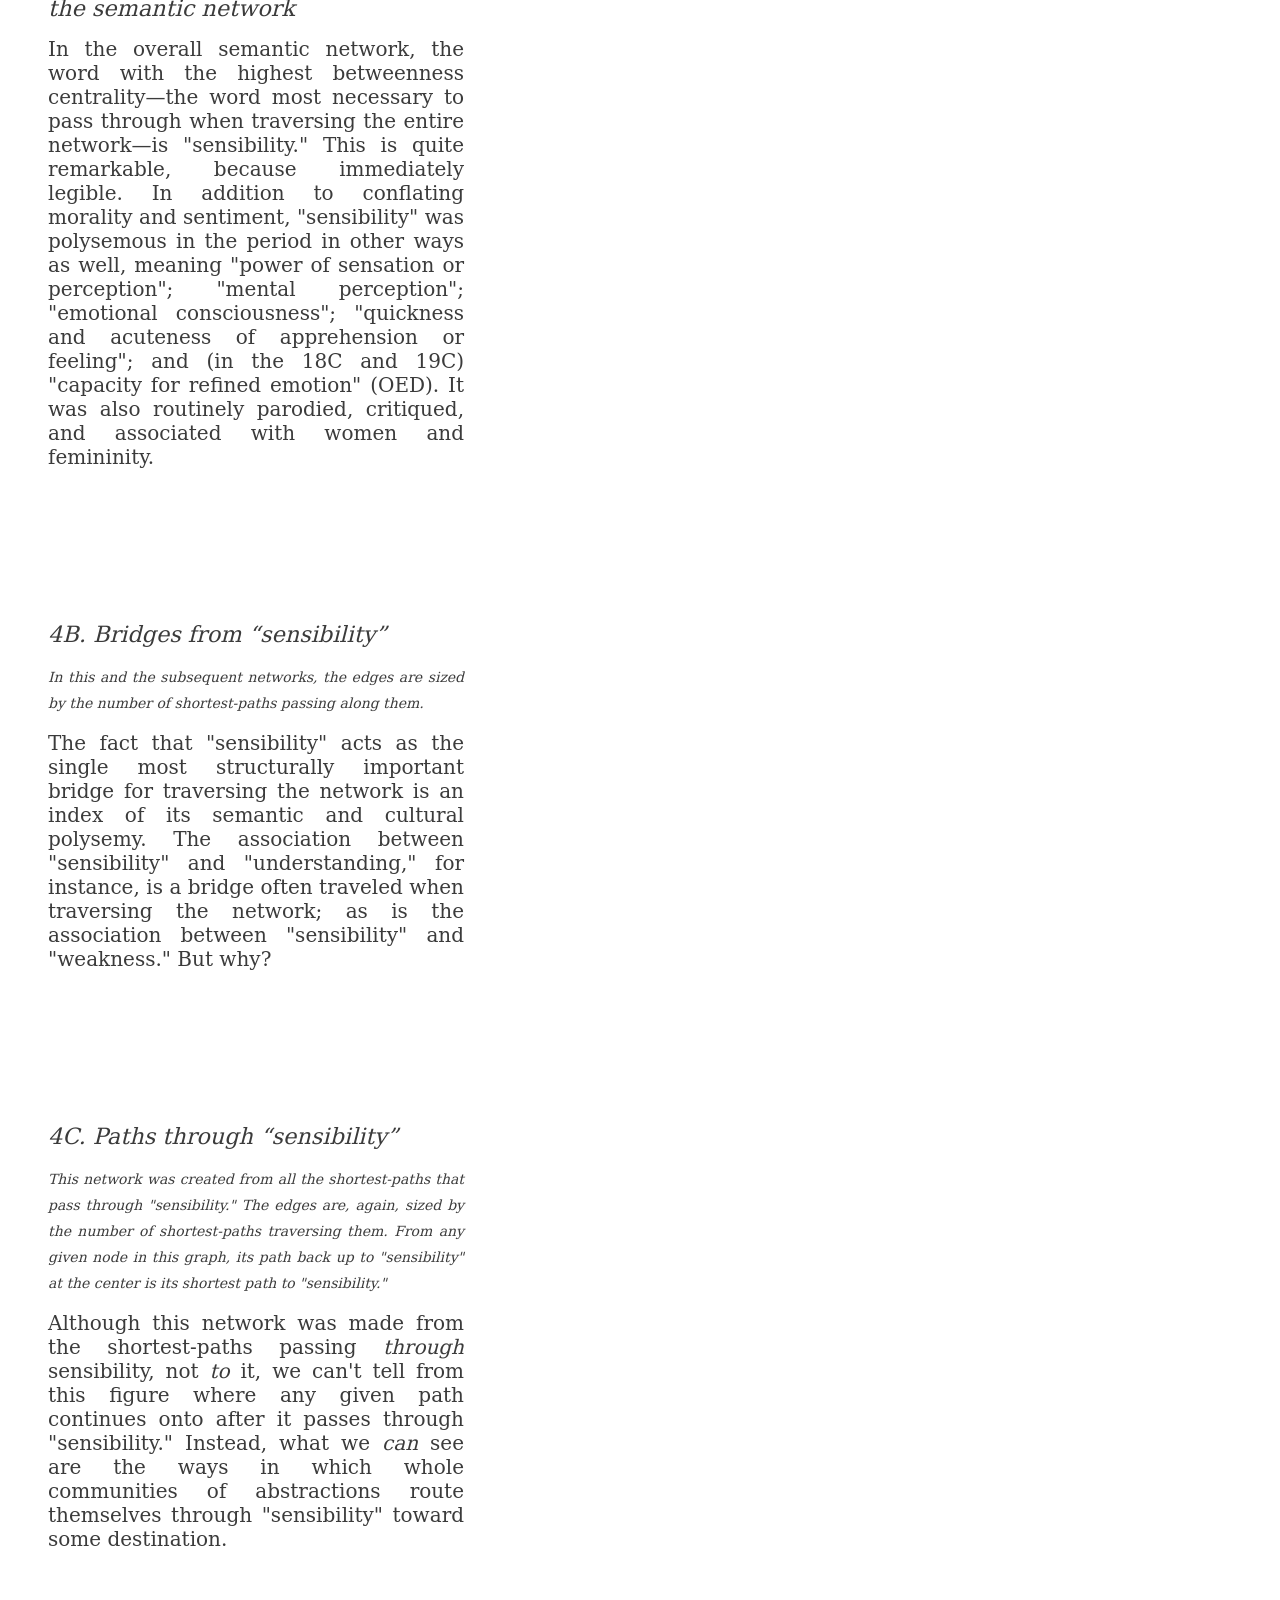
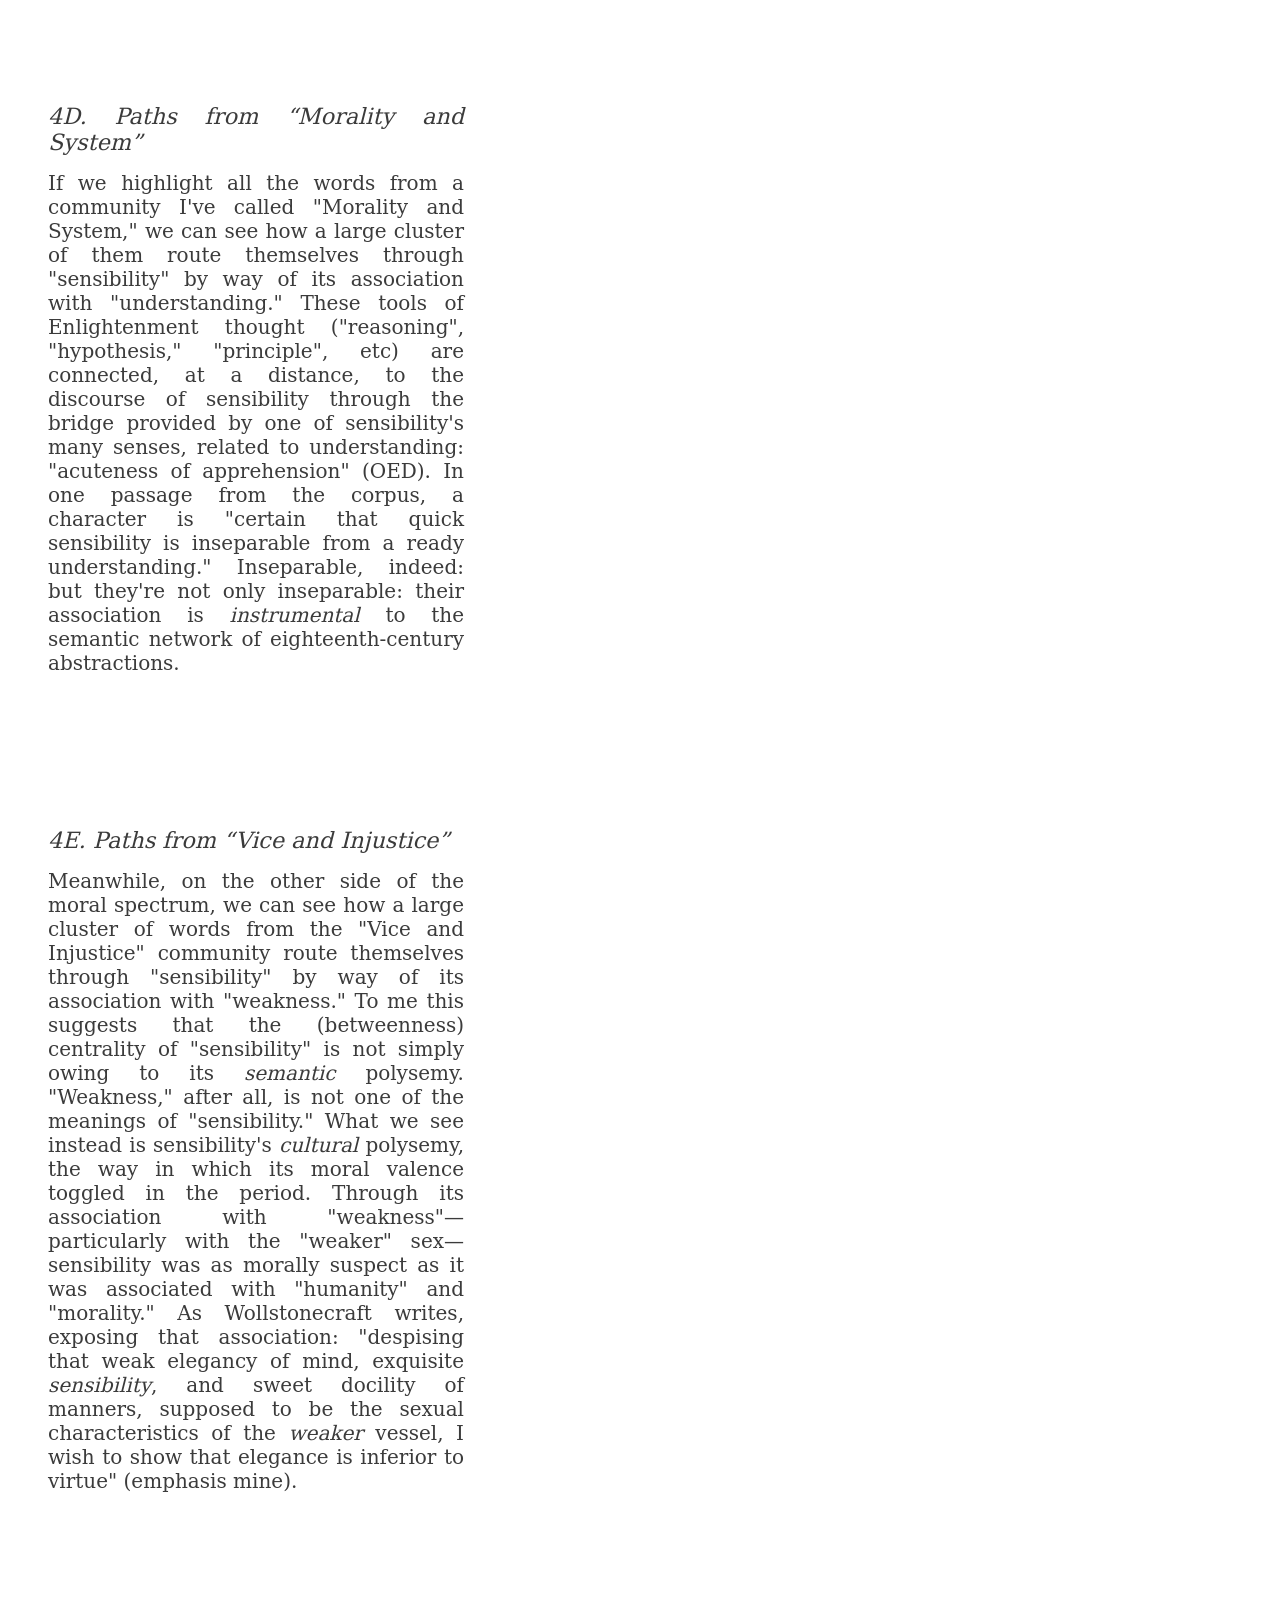
<file: assets/storyscroll/word-vectors-4/index.html>
<!DOCTYPE html>
<html>
  <head>

    <!-- Global site tag (gtag.js) - Google Analytics -->
    <script async src="https://www.googletagmanager.com/gtag/js?id=UA-56798055-1"></script>
    <script>
      window.dataLayer = window.dataLayer || [];
      function gtag(){dataLayer.push(arguments);}
      gtag('js', new Date());

      gtag('config', 'UA-56798055-1');

      var SLIDES = ["slides/networkdiagram3.png", "slides/MFW20001.png", "slides/POS1.png", "slides/MFW-2000-Sing-Noun-by-AbsConc1.png", "slides/2000AbsNoun-2.png", "slides/Close-to-Sensibility-in-2D-2.png", "slides/Close-to-Sensibility-in-Vector3.png", "slides/networkdiagram-sensibility.png", "slides/newnet-global-uncolored.png", "slides/newnet-global-colored.png", "slides/region-overlay.png", "slides/hatred-overlay.png", "slides/passion-overlay4.png", "slides/BC_example_scores.png", "slides/global4.png", "slides/despotism4.png", "slides/despotism4-faded2.png", "slides/resentment4.png", "slides/anxiety4.png", "slides/anxiety-resentment2.png", "slides/sensibility4.png", "slides/gpath-global.png", "slides/gpath-sensibility.png", "slides/paths-sensibility-all.png", "slides/paths-sensibility-morality.png", "slides/paths-sensibility-weakness.png", "slides/gpath-anxiety.png", "slides/paths-anxiety-all2.png", "slides/paths-anxiety-tenderness.png", "slides/mfw2000-virtuevice.png", "slides/Screen-Shot-2016-09-25-at-10.08.09-AM.png", "slides/nexttime-ep4-2.png"];
    </script>


    <meta charset="utf-8" />
    <meta http-equiv="X-UA-Compatible" content="IE=edge" />
    <title>Semantic Networks | Ryan Heuser</title>
    <meta name="description" content="Scrollama: Sticky Side Example" />
    <meta name="viewport" content="width=device-width, initial-scale=1" />
    <link rel="stylesheet" href="/assets/story.css" />
    <style>
	
    </style>
  </head>

  <body>
<main>
  <nav>
    <a href="/">← Ryan Heuser</a>
  </nav>


    <main>
      <section id="intro">
        <h1 class="intro__hed">Semantic Networks</h1>
        <p class="intro__dek">
          
         The third episode of <a href="/word-vectors">Word Vectors in the Eighteenth Century</a>,
         originally published on 25 Sep 2016.
         
        </p>
      </section>

      <section id="scrolly">
        <article>
            <div class="step" data-step="1">
                <div class="item_title">0. Introduction</div>
                <p class="item_content"><excerpt:encoded>
<p class="p1">Last time on <i>Word Vectors in the Eighteenth Century, </i>we saw how semantic fields (i.e.<i> </i>meaningful groups of words) cluster together meaningfully in the semantic vector-space. But how can we turn the tables on that process, and instead <i>find </i>meaningful groups of words <i>from </i>their clustering in the vector space? In particular, I want to ask (selfishly, in the interests of my dissertation): how can we use word vectors to find meaningful groups of <i>abstract </i>words?</p></excerpt:encoded></p>
            </div>
        


            <div class="step" data-step="2">
                <div class="item_title">1A. t-SNE or not t-SNE?</div>
                <p class="item_content"><excerpt:encoded>One way to find meaningful groups of words from their vector positions would be to visually explore them when plotted onto two dimensions. This is what the <a href="https://en.wikipedia.org/wiki/T-distributed_stochastic_neighbor_embedding"><span class="s1">t-SNE dimensionality reduction algorithm</span></a> does; its output on the most frequent 2,000 words in the corpus is displayed here. But, as we start exploring this graph of semantic distances between words, we immediately run into some problems...</excerpt:encoded></p>
            </div>
        


            <div class="step" data-step="3">
                <div class="item_title">1B. Vector-distance is not necessarily semantic distance</div>
                <p class="item_content"><excerpt:encoded>The first problem is visualized here. Words are colored by part of speech: nouns in blue, verbs in orange, adjectives in green, and adverbs in red. As you can see, the vector-distances between words are strongly influenced by part of speech. Distance here is primarily grammatical or syntactic, and only secondarily semantic.</excerpt:encoded></p>
            </div>
        


            <div class="step" data-step="4">
                <div class="item_title">1C. Vector-space of singular nouns</div>
                <p class="item_content"><excerpt:encoded>If we control for part-of-speech, and instead plot the vector-distances between the 2,000 most frequent <i>singular nouns</i>, distance becomes more semantic. Colored here by the vector of abstractness we made <a href="http://ryanheuser.org/word-vectors-3/" target="_blank">last time</a>, <i>V(Abstract-Concrete)</i>—ranging from dark red (the most concrete words) to dark green (the most abstract words)—we can see how this semantic distinction is in large part responsible for the distances in the figure. Without knowing anything about our vector, the 2,000 most frequent singular nouns break down across a semantic spectrum from concreteness to abstractness.</excerpt:encoded></p>
            </div>
        


            <div class="step" data-step="5">
                <div class="item_title">1D. Vector-space of abstract singular nouns</div>
                <p class="item_content"><excerpt:encoded>So, it's definitely helpful to know that our vector of abstractness plays a big role in organizing the vector-positions of singular nouns. But, since I'm interested in finding meaningful groups of <i>abstract </i>words, here I've redrawn the t-SNE figure for the 2,000 most frequent <i>abstract </i>singular nouns, in order to allow their own semantic geography to emerge.¹ However, even though these distances are largely semantic and interesting, there are <i>still </i>problems with using these t-SNE visualizations to find groups of meaningful words...
<p class="p1"><span style="font-size: 12px">1. A word is "abstract" if its vector points toward abstractness along V(Abstract-Concrete)—that is, its cosine similarity is greater than zero.</span></p></excerpt:encoded></p>
            </div>
        


            <div class="step" data-step="6">
                <div class="item_title">1E. Distance from “sensibility” in t-SNE</div>
                <p class="item_content"><excerpt:encoded>Take, for example, the word "sensibility." In this figure, words are colored by their distance from "sensibility" in this graph—closest to farthest, red to blue. Labeled are some of the words surrounding "sensibility." This all looks fine, except...</excerpt:encoded></p>
            </div>
        


            <div class="step" data-step="7">
                <div class="item_title">1F. Distance from “sensibility” in the vector-space</div>
                <p class="item_content"><excerpt:encoded>...if we recolor the words for their distance from "sensibility" <i>in the vector-space, </i>then a different set of related words emerge. The words "anguish," "weakness," "feeling," "sentiment" are actually quite close to "sensibility" in the vector-space, but quite far from "sensibility" in this graph. Why? Because t-SNE has an impossible task: to compress the high dimensionality of the vector-space onto two dimensions.</excerpt:encoded></p>
            </div>
        


            <div class="step" data-step="8">
                <div class="item_title">2A. Why semantic networks?</div>
                <p class="item_content"><excerpt:encoded>This is one reason that semantic <i>networks </i>become interesting. Here is "sensibility" in a network, connected to the words close to it in the vector-space; every other word in the network is also connected to its vector-neighbors. Networks usefully approach distance from a "monadic" perspective, measuring distance relative to each node or word—which liberates them from t-SNE's impossible task of projecting all the distances between the words onto a single two-dimensional plane. For example, unlike before, the words "vivacity" and "anguish" are now connected to sensibility; but at the same time, the fact that they appear in different regions of the network encodes the fact that these words are more typically connected to words in a different region of the semantic space.</excerpt:encoded></p>
            </div>
        


            <div class="step" data-step="9">
                <div class="item_title">2B. Semantic network of abstract singular nouns</div>
                <p class="item_content"><excerpt:encoded>For the remainder of this post, I'll be talking about a single network. Its nodes are the most frequent 2,000 abstract singular nouns in the corpus.¹ The edges are the strongest 4,000 associations between those 2,000 words—that is, the shortest 4,000 word-to-word distances in the vector-space.² Finally, displayed here is only the "giant component" of the network: effectively, the largest island of connections in the network. We'll focus on this big island, which has 1,432 nodes and 3,818 edges.
<p class="p1"><span style="font-size: 12px">1. Eighteenth-Century Collections Online, "Literature and Language," 1700-1799 (1.9 billion words).</span>
<span style="font-size: 12px">2. After playing with many ways to make these networks (a particular cosine similarity cut-off, etc.), I think defining a semantic network's "size" (# of edges) as a factor of its "order" (# of nodes) is an elegant and comparable way of making these networks. Although 4,000 connections may seem like a lot, it's only 0.2% of the roughly 2 million connections that are possible between the 2,000 words, and the cosine similarities are never less than 0.5. </span></p></excerpt:encoded></p>
            </div>
        


            <div class="step" data-step="10">
                <div class="item_title">2C. Network communities</div>
                <p class="item_content"><excerpt:encoded>Let's return to our original question: how can we find meaningful groups of abstract words? Networks provide a solution: community detection. This is the network colored by community, where communities were demarcated by a "modularity" network algorithm. The algorithm is similar to k-means clustering, but it determines the number of clusters by trying to maximize <i>intra</i>-cluster edges over <i>inter</i>-cluster edges. We'll start looking at and interpreting these communities in a moment.</excerpt:encoded></p>
            </div>
        


            <div class="step" data-step="11">
                <div class="item_title">2D. Zooming in</div>
                <p class="item_content"><excerpt:encoded>But first, let's look at how semantic networks afford two ways of describing a word's relationship to its community. For example, let's zoom into this region of the network for a second, and focus on three network communities: in light green, in mauve, and in Miami blue-green.</excerpt:encoded></p>
            </div>
        


            <div class="step" data-step="12">
                <div class="item_title">2E. “Hub” abstractions</div>
                <p class="item_content"><excerpt:encoded>Let's look at the word "hatred." In the network, it's primarily connected to words <i>within </i>its network community—that is, within its blue-green cluster of other negative-aggressive affects, like "indignation," "disgust," and "contempt." In a sense, then, "hatred" acts as a "hub" with respect to its community. As a hub, "hatred" stitches its own community together more than it connects that community to others. We can operationalize a word's hub-ness as the number of intra-cluster edges it has, minus the number of its inter-cluster edges.</excerpt:encoded></p>
            </div>
        


            <div class="step" data-step="13">
                <div class="item_title">2F. “Bridge” abstractions</div>
                <p class="item_content"><excerpt:encoded>By contrast, "passion" acts as a "bridge" with respect to its community. "Passion" bridges its community of negative affects (e.g. "resentment") to a community of positive affects (e.g. "tenderness"). One can have "<i>tenderness</i> and passion"—or be "prone to anger, passion, and <i>resentment</i>." The polysemy of "passion" pivots between, and bridges, these semantic contexts.</excerpt:encoded></p>
            </div>
        


            <div class="step" data-step="14">
                <div class="item_title">2G. Operationalizing bridge-ness as betweenness centrality</div>
                <p class="item_content"><excerpt:encoded>To measure the bridge-ness of a node, we can measure its betweenness centrality. The betweenness centrality (BC) of a node is how often it's passed through on the (shortest) way between each pair of nodes. In this figure, node #4 has the highest BC: 15 shortest-paths between nodes pass through it. Why? Because it acts as a bridge between the community on the left of the graph, and the community on the right.</excerpt:encoded></p>
            </div>
        


            <div class="step" data-step="15">
                <div class="item_title">3A. Interpreting communities of abstract words</div>
                <p class="item_content"><excerpt:encoded>So, we've seen how networks allow us to represent vector-distances relative to each word, find communities of words, and locate words that act as hubs and bridges with respect to their community. With that information, let's look now at the four most centrally-located communities of abstract words in the network. In this and the following graphs, nodes are sized by their betweenness centrality, and colored by their network community.</excerpt:encoded></p>
            </div>
        


            <div class="step" data-step="16">
                <div class="item_title">3B. Community #1: “Vice and Injustice”</div>
                <p class="item_content"><excerpt:encoded>With 150 words, the community I've labeled "Vice and Injustice" is the largest in the network. Its hubs (top five words by number of <i>intra</i>- minus <i>inter</i>-community edges) and bridges (top five words by betweenness centrality) are below.
<p class="p1"><span style="font-size: 14px"><i>Hubs:</i> folly (28), impiety (25), perfidy (19), wickedness (17), debauchery (17)</span>
<span style="font-size: 14px"><i>Bridges:</i> despotism (4.0% [of node-to-node shortest-paths pass through it]), injustice (3.8%), obstinacy (3.6%), folly (2.6%), weakness (2.3%)</span></p>
<p class="p1">As a hub, "folly" connects to 2 words outside its community, but 30 within it, including words from "cowardice" to "temerity," "dullness" to "levity." "Folly" and the other hubs reveal how this community is <i>internally</i> constituted as a general cluster of negatively-valued behaviors—or, effectively, "vices." But, as bridges, "injustice," "tyranny," and "despotism" bring this cluster of vices into contact with a community I've labeled "Political Systems," with words like "government," "establishment," and "power."</p></excerpt:encoded></p>
            </div>
        


            <div class="step" data-step="17">
                <div class="item_title">3C. “Vice and Injustice” and John Locke</div>
                <p class="item_content"><excerpt:encoded>Interestingly, articulating both moral-personal and social-political vices is exactly what Locke thought abstract words most accomplished. For Locke, human actions can be articulated only by abstract words—crucially, "without which, Laws could be but ill made, or Vice and Disorder repressed." What does it mean, then, that the largest community of abstract nouns is a collection of behaviors that <i>ought to be repressed?</i> Is this a neo-empiricist demonstration of Locke's empiricist theory of abstraction? Locke thought that, because abstract words are made arbitrarily by the mind, their existence to describe certain behaviors and not others reflects the degree to which a culture is invested in certain behaviors, and not others. To rephrase the question: what does it mean that the most invested-in and specified semantic community in this network articulates, even selects, behaviors to socially repress?</excerpt:encoded></p>
            </div>
        


            <div class="step" data-step="18">
                <div class="item_title">3D. Community #2: “Ugly Feelings toward Other”</div>
                <p class="item_content"><excerpt:encoded><span style="font-size: 14px"><i>Hubs: </i>hatred (20), resentment (17), reproach (14), aversion (12), rancour (10)</span>
<span style="font-size: 14px"><i>Bridges: </i>partiality (4.6%), resentment (2.2%), passion (2.1%), censure (2.0%), prejudice (1.7%)</span>
<p class="p1">Moving slightly to the southeast, we stay within the semantics of negative value, but move from behavior to affect. I've labeled this community of 79 words "Ugly Feelings" after Sianne Ngai's classic study in affect theory, <i>Ugly Feelings</i> (2005). But these words are not just ugly feelings: many of them direct that negative affect toward another person. "Resentment," "hatred," "reproach," "prejudice," are all quasi-affective states, but are also affective <i>reactions</i> to others' behavior. "Partiality" and "passion" bridge this cluster to positive affects, connecting to words like "fondness" and "kindness."</p></excerpt:encoded></p>
            </div>
        


            <div class="step" data-step="19">
                <div class="item_title">3E. Community #3: “Ugly Feelings toward Self”</div>
                <p class="item_content"><excerpt:encoded><span style="font-size: 14px"><i>Hubs: </i>anxiety (14), confusion (13), anguish (13), consternation (12), disturbance (11)</span>
<span style="font-size: 14px"><i>Bridges: </i>anxiety (3.7%), tumult (2.1%), anguish (2.1%), disappointment (2.1%), rapture (2.1%)</span>
<p class="p1">Moving slightly east, we find another community of negative affects. How do these words form a distinct community? My guess is that these are <i>self-directed </i>negative affects. For Freud, anxiety is fear without an object. Unlike "hatred" or "resentment," which as states of anger often have a person for their object, affects like "anxiety" and "anguish" are less specified in their direction. However, this non-specificity allows them to connect to other affective communities: as we'll see later on, the bridge between "anxiety" and "tenderness" is structurally important to the overall network.</p></excerpt:encoded></p>
            </div>
        


            <div class="step" data-step="20">
                <div class="item_title">3F. Why two communities of “Ugly Feelings”?</div>
                <p class="item_content"><excerpt:encoded>The cleaving of negative emotions into two separate communities raises an interesting question. Does this bifurcation arise from anything more than an inherent semantic contrast? For instance, might it also arise from contrasting gendered associations? As personified by Lady Louisa in Burney's <i>Evelina </i>(1778), women were thought to have "weak nerves" in the period, experiencing seemingly unaccountable anxiety; Wollstonecraft critiqued women who "feign a sickly delicacy" in order to "gain the affections of a virtuous man." We'll return to this question later on.</excerpt:encoded></p>
            </div>
        


            <div class="step" data-step="21">
                <div class="item_title">3G. Community #4: “Virtue and Sensibility”</div>
                <p class="item_content"><excerpt:encoded><span style="font-size: 14px"><i>Hubs: </i>generosity (34), benevolence (31), probity (29), sincerity (27), humanity (27)</span>
<span style="font-size: 14px"><i>Bridges: </i>sensibility (5.1%), tenderness (4.8%), ingenuity (4.0%), understanding (3.5%), wisdom (2.6%)</span>
<p class="p1">Moving to the northeast, we reach a community of 124 words I've labeled "Virtue and Sensibility." It is, effectively, a huge cluster of virtues: "generosity," "benevolence," "civility," "kindness," "humanity," etc. However, another community of "virtues" is just to the north of this one, with words like "propriety," "regularity," and "correctness." The difference? The key word for this community here is "sensibility." <i>The </i>buzz-word of the mid-to-late 18C, "sensibility" framed morality in terms of an affective sensitivity—a "moral sentiment" as Adam Smith would call it. So too do many of the words in this community. Tenderness, kindness, sincerity, goodness are not just moral behaviors, but behaviors with a shared affective overtone: what we might call the affective aura of sensibility.</p></excerpt:encoded></p>
            </div>
        


            <div class="step" data-step="22">
                <div class="item_title">4A. The centrality of “sensibility” to the semantic network</div>
                <p class="item_content"><excerpt:encoded>In the overall semantic network, the word with the highest betweenness centrality—the word most necessary to pass through when traversing the entire network—is "sensibility." This is quite remarkable, because immediately legible. In addition to conflating morality and sentiment, "sensibility" was polysemous in the period in other ways as well, meaning "power of sensation or perception"; "mental perception"; "emotional consciousness"; "quickness and acuteness of apprehension or feeling"; and (in the 18C and 19C) "capacity for refined emotion" (OED). It was also routinely parodied, critiqued, and associated with women and femininity.</excerpt:encoded></p>
            </div>
        


            <div class="step" data-step="23">
                <div class="item_title">4B. Bridges from “sensibility”</div>
                <p class="item_content"><excerpt:encoded><em><span style="font-size: 14px">In this and the subsequent networks, the edges are sized by the number of shortest-paths passing along them.</span></em>
<p class="p1">The fact that "sensibility" acts as the single most structurally important bridge for traversing the network is an index of its semantic and cultural polysemy. The association between "sensibility" and "understanding," for instance, is a bridge often traveled when traversing the network; as is the association between "sensibility" and "weakness." But why?</p></excerpt:encoded></p>
            </div>
        


            <div class="step" data-step="24">
                <div class="item_title">4C. Paths through “sensibility”</div>
                <p class="item_content"><excerpt:encoded><span style="font-size: 14px"><i>This network was created from all the shortest-paths that pass through "sensibility." The edges are, again, sized by the number of shortest-paths traversing them. From any given node in this graph, its path back up to "sensibility" at the center is its shortest path to "sensibility."</i></span>
<p class="p1">Although this network was made from the shortest-paths passing <i>through </i>sensibility, not <i>to</i> it, we can't tell from this figure where any given path continues onto after it passes through "sensibility." Instead, what we <i>can</i> see are the ways in which whole communities of abstractions route themselves through "sensibility" toward some destination.</p></excerpt:encoded></p>
            </div>
        


            <div class="step" data-step="25">
                <div class="item_title">4D. Paths from “Morality and System”</div>
                <p class="item_content"><excerpt:encoded>If we highlight all the words from a community I've called "Morality and System," we can see how a large cluster of them route themselves through "sensibility" by way of its association with "understanding." These tools of Enlightenment thought ("reasoning", "hypothesis," "principle", etc) are connected, at a distance, to the discourse of sensibility through the bridge provided by one of sensibility's many senses, related to understanding: "acuteness of apprehension" (OED). In one passage from the corpus, a character is "certain that quick sensibility is inseparable from a ready understanding." Inseparable, indeed: but they're not only inseparable: their association is <i>instrumental </i>to the semantic network of eighteenth-century abstractions.</excerpt:encoded></p>
            </div>
        


            <div class="step" data-step="26">
                <div class="item_title">4E. Paths from “Vice and Injustice”</div>
                <p class="item_content"><excerpt:encoded>Meanwhile, on the other side of the moral spectrum, we can see how a large cluster of words from the "Vice and Injustice" community route themselves through "sensibility" by way of its association with "weakness." To me this suggests that the (betweenness) centrality of "sensibility" is not simply owing to its <i>semantic </i>polysemy. "Weakness," after all, is not one of the meanings of "sensibility." What we see instead is sensibility's <i>cultural </i>polysemy, the way in which its moral valence toggled in the period. Through its association with "weakness"—particularly with the "weaker" sex—sensibility was as morally suspect as it was associated with "humanity" and "morality." As Wollstonecraft writes, exposing that association: "despising that weak elegancy of mind, exquisite <i>sensibility</i>, and sweet docility of manners, supposed to be the sexual characteristics of the <i>weaker</i> vessel, I wish to show that elegance is inferior to virtue" (emphasis mine).</excerpt:encoded></p>
            </div>
        


            <div class="step" data-step="27">
                <div class="item_title">4F. Bridges from “anxiety”</div>
                <p class="item_content"><excerpt:encoded>Arguably, however, we already knew that the discourse of sensibility was a kind of meeting-point for a range of other cultural/semantic domains (emotions, moral behaviors, mental capacities, even Smithian economic models, etc). But this network's <i>operationalization </i>of the concept of the "meeting-point" reveals the ways in which such a phenomenon was not at all unique to the discourse of sensibility. The word "anxiety," for instance, is the ninth most central word in the network. Which paths through the network does it make possible?</excerpt:encoded></p>
            </div>
        


            <div class="step" data-step="28">
                <div class="item_title">4G. Paths through “anxiety”</div>
                <p class="item_content"><excerpt:encoded>Looking at this network made up of the shortest-paths passing through "anxiety," we can see how central the bridge between "anxiety" and "tenderness" is to the network. Through "tenderness," a whole range of abstractions from the "Virtue and Sensibility" community reach "anxiety." Likewise, a whole range of "Ugly Feelings toward Self" are routed to each other, and to "tenderness," through "anxiety." What are the literary manifestations of this bridge?</excerpt:encoded></p>
            </div>
        


            <div class="step" data-step="29">
                <div class="item_title">4H. “Tenderness” and “anxiety” as literary bridge</div>
                <p class="item_content"><excerpt:encoded>If we look at passages where tenderness and anxiety appear together, we tend to find passages like: "Emily gazed long on the plane-tree, and ... at the remembrance of [Valancourt] ... a mingled sensation of esteem, <i>tenderness</i> and <i>anxiety</i> rose in her breast" (Radcliffe, <i>Mysteries of Udolpho</i>, 1794).<span class="s1"> "</span>Mingled" sensations, in the late-century Gothic romance: paradoxical mixtures of tenderness—a sympathetic reaching-toward—and anxiety—a fearful reaching-back. Perhaps, then, the<i> </i>instrumental bridge between tenderness and anxiety <i>in the network</i> might reveal itself here as also <i>literarily </i>instrumental to the means by which the Gothic heroine comes to represent the affective paradoxes of late-century female subjectivity.</excerpt:encoded></p>
            </div>
        


            <div class="step" data-step="30">
                <div class="item_title">5A. Review</div>
                <p class="item_content"><excerpt:encoded>To review: we saw how semantic networks allow us to represent and explore the vector-distances between individual words. We used the vector between concreteness and abstractness developed in Episode 3 to find the 2,000 most frequent abstract singular nouns—singular nouns, because by controlling for part-of-speech, vector-distance is more likely to be semantic than syntactic. With these 2,000 words as nodes, we drew edges for the 4,000 strongest associations between them, and then used a community detection algorithm to find communities of abstract nouns in the network. Exploring these clusters as a network allowed us to see how some words, like "hatred," act as hubs with respect to their community; others, like "passion," as bridges to other communities. We interpreted some of these communities and the bridges between them.</excerpt:encoded></p>
            </div>
        


            <div class="step" data-step="31">
                <div class="item_title">5B. Discussion</div>
                <p class="item_content"><excerpt:encoded>What <i>are </i>semantic networks? Are they more than a convenient way of exploring semantic relationships in the vector-space? I think so. Networks capture something intuitive about the <i>associative</i> way in which we relate ideas—an associationism that, incidentally, derives historically from the empiricism of Berkeley and Hume. Two words, even if not quite synonyms of each other, need only be associated for them to be "stored" in a similar space in the brain, whether human or artificial. These networks, built from such associations, might be thought of as networks of "slant synonymy": an apt metaphor, given that words are linked only if the <i>angle </i>between their semantic vectors is not too big. Our experiments here, with hubs and bridges and betweenness centrality, also bring out the way in which certain words might be central or crucial to that process of association—especially within specific syntactic-semantic domains like abstract singular nouns. Like word vectors themselves, the methodological framework of semantic networks makes visible historically-situated structures and configurations of words and meanings.</excerpt:encoded></p>
            </div>
        


            <div class="step" data-step="32">
                <div class="item_title">5C. Next time</div>
                <p class="item_content"><excerpt:encoded>Next time, on <i>Word Vectors in the Eighteenth Century, </i>we'll move away from semantic networks to a different method of exploring word vectors, one inspired by David Hume's style of argumentation through analogy. It will focus on correlating different vector-contrasts, which amounts to a method of, effectively, distant-reading, and discovering, analogies implicit within eighteenth-century literature. Until then... stay tuned!</excerpt:encoded></p>
            </div>
        </article>

        <figure>
          <p><img src="slides/networkdiagram3.png" /></p>
        </figure>
      </section>

      <section id="outro"></section>
    </main>

    <!-- <div class='debug'></div> -->
    <script src="/assets/jquery-3.4.1.min.js"></script>
    <script src="/assets/d3.min.js"></script>
    <script src="/assets/intersection-observer.js"></script>
    <script src="/assets/stickyfill.min.js"></script>
    <script src="/assets/scrollama.min.js"></script>
    <script src="/assets/story.js"></script>

  </body>
</html>
</file>
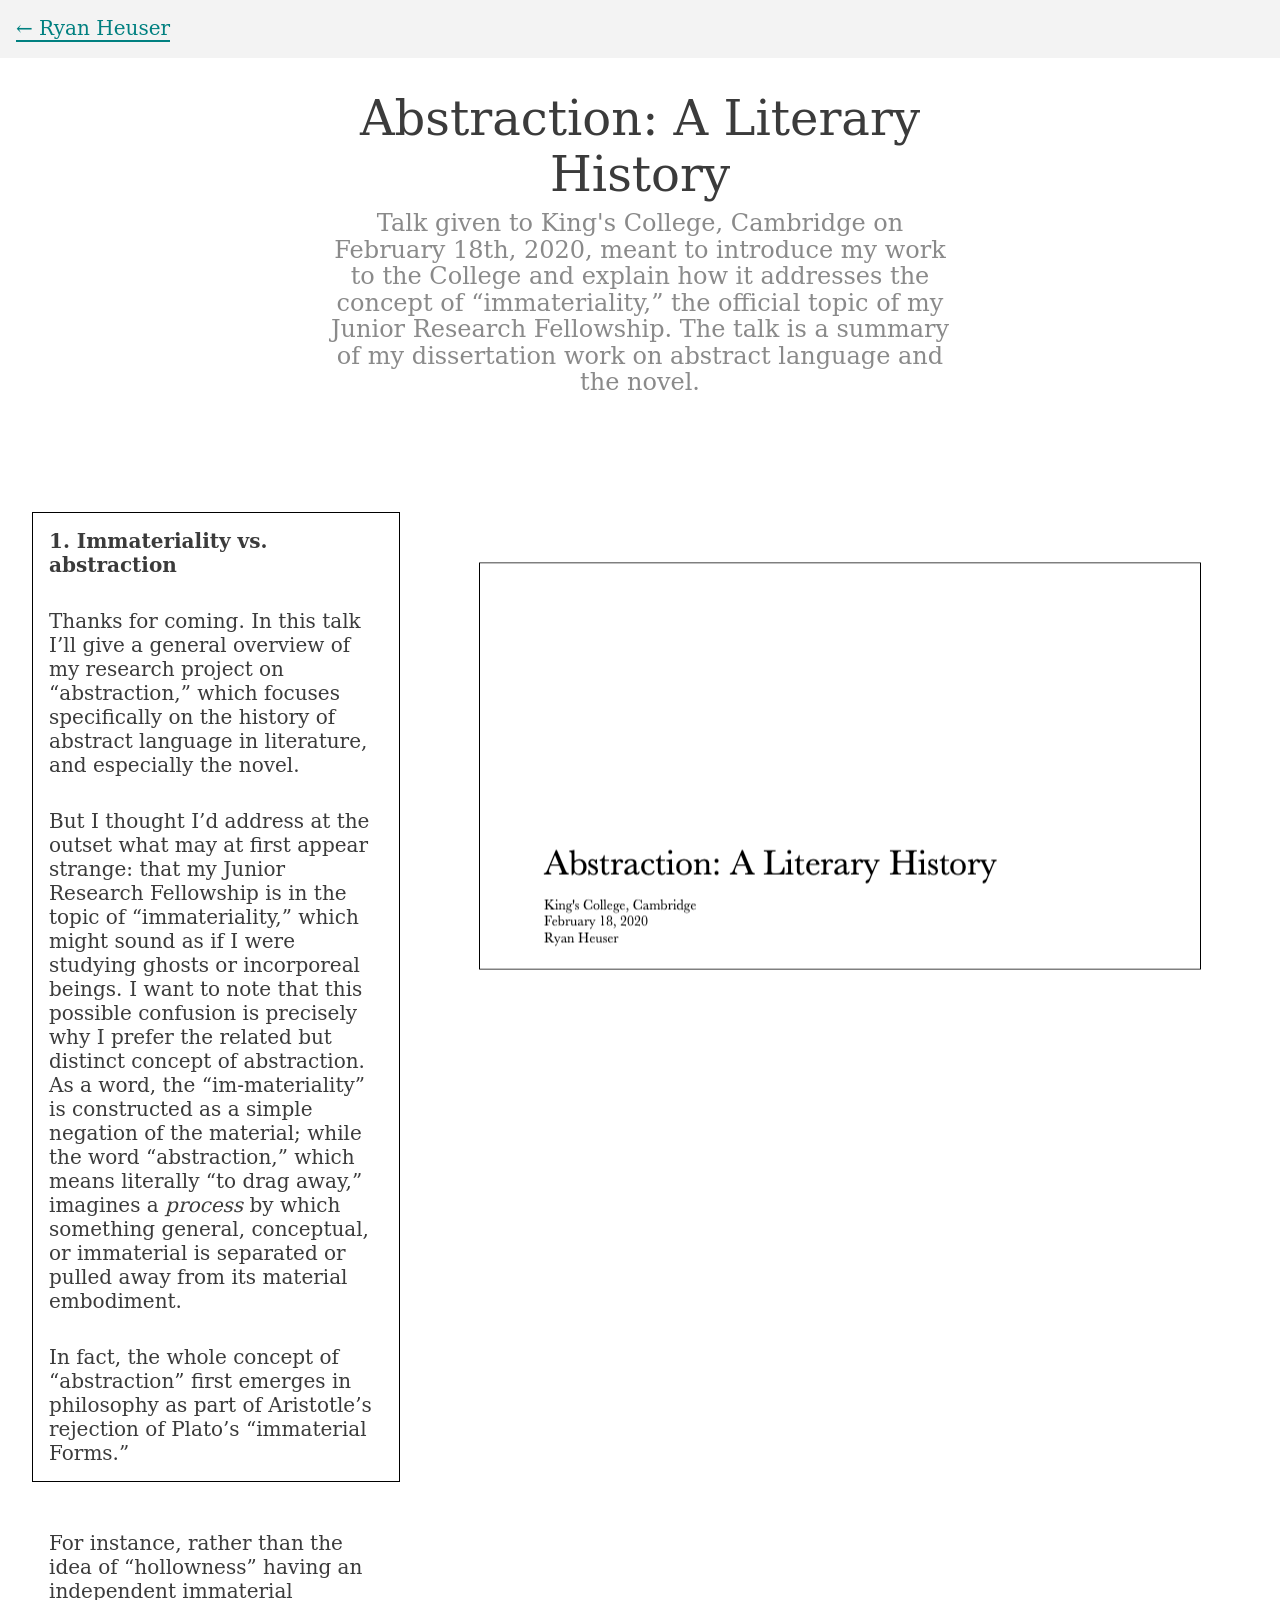
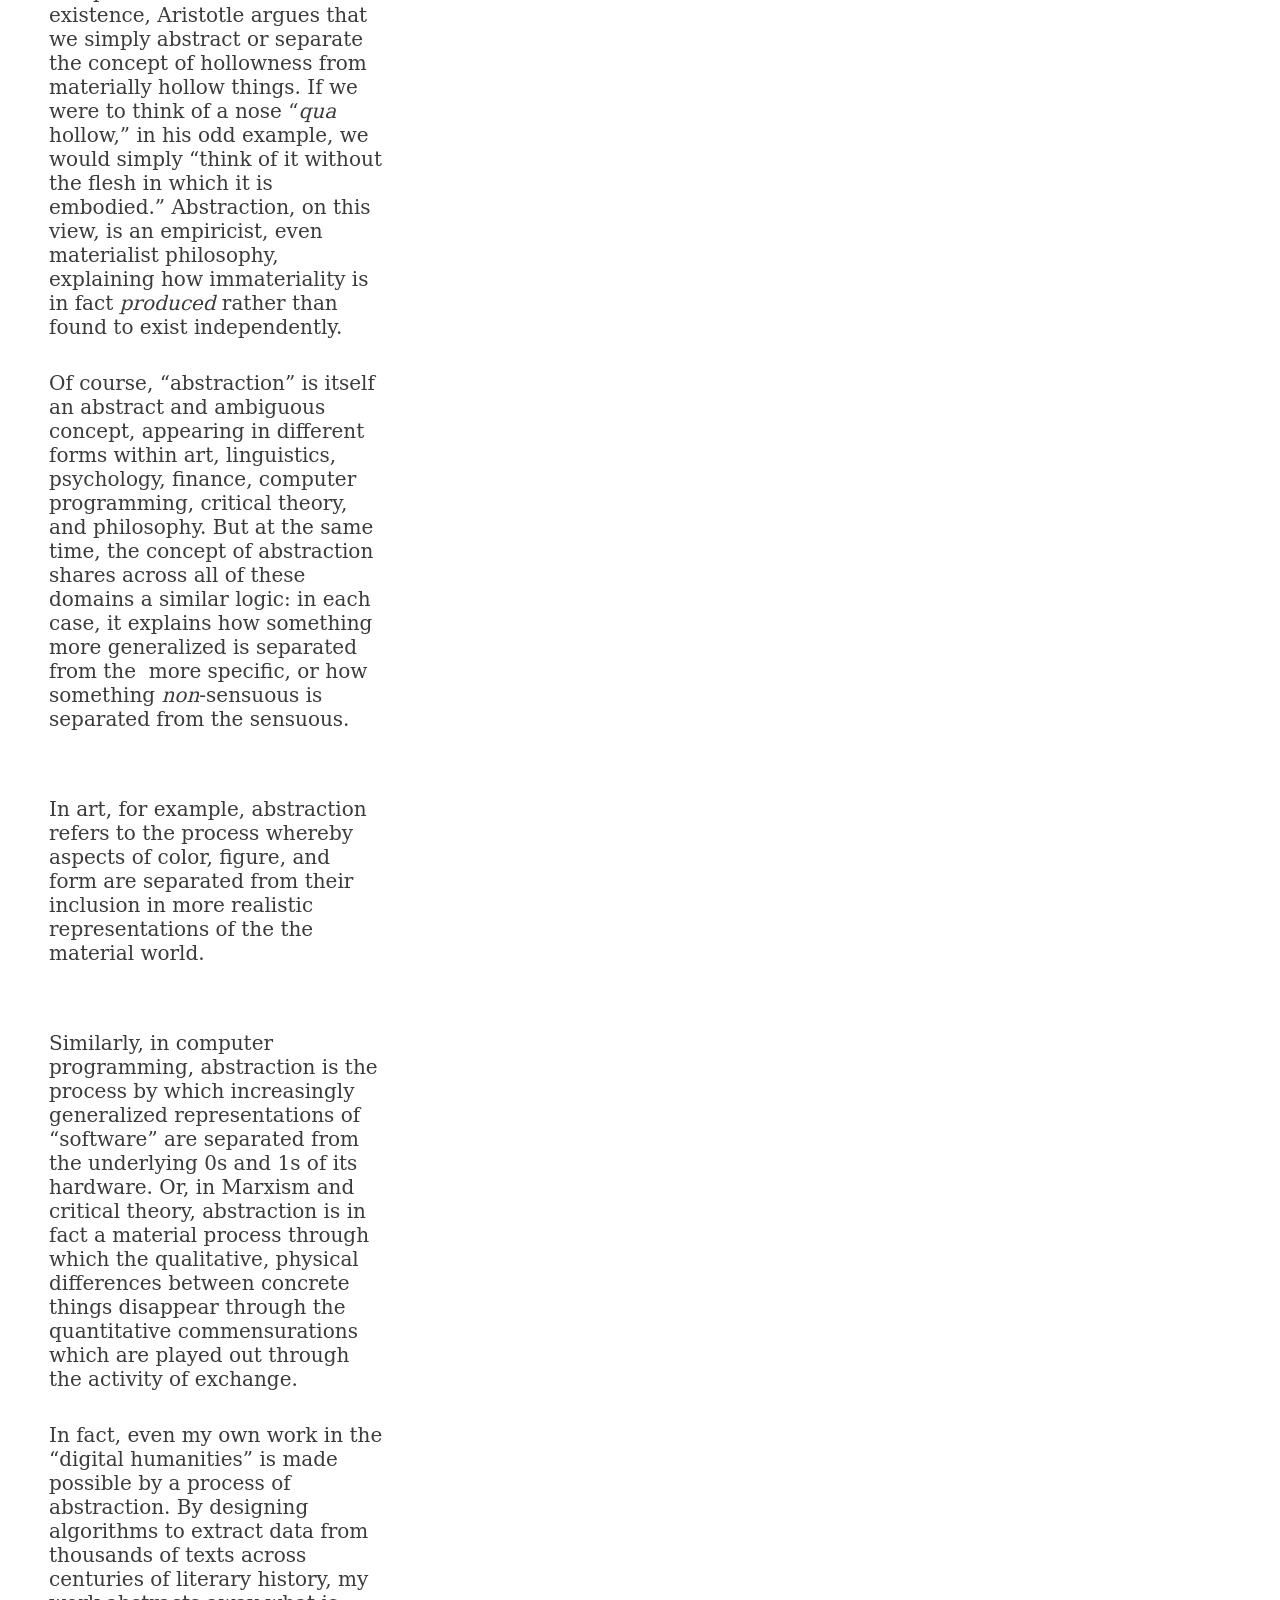
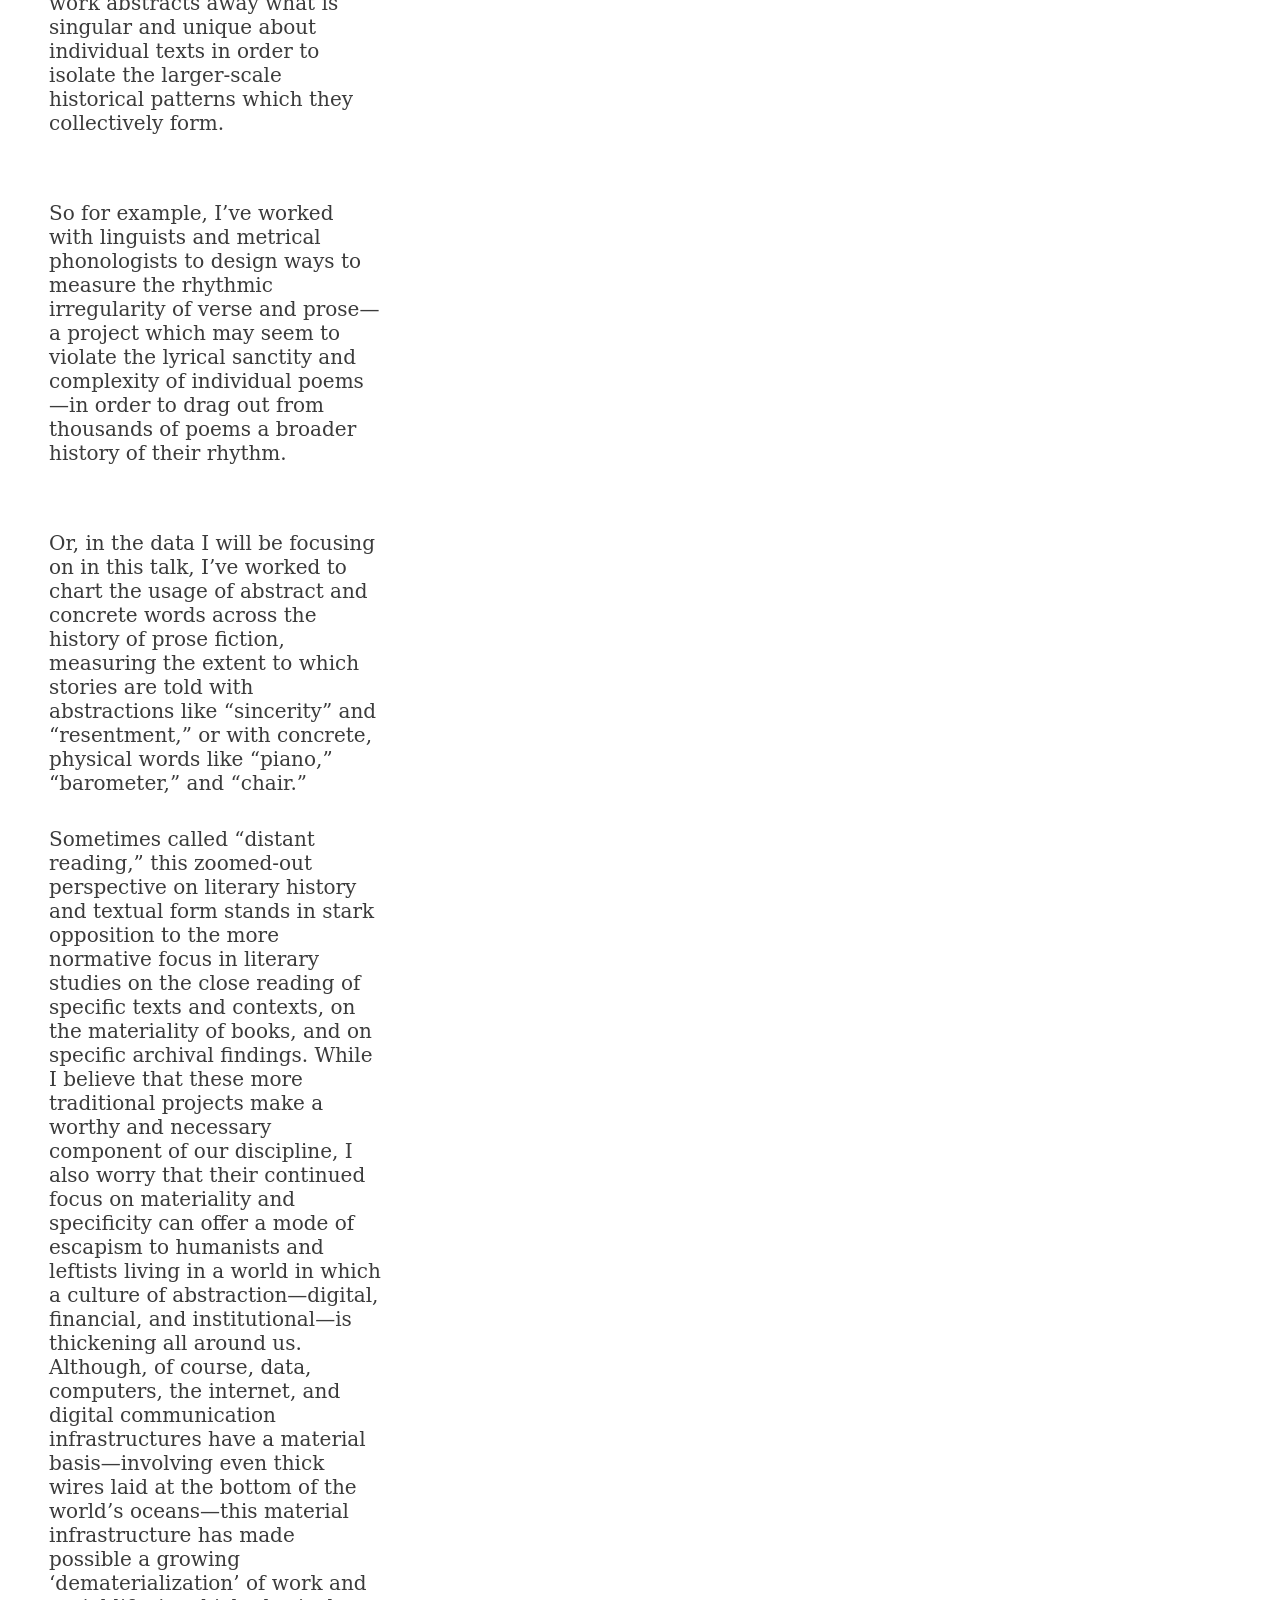
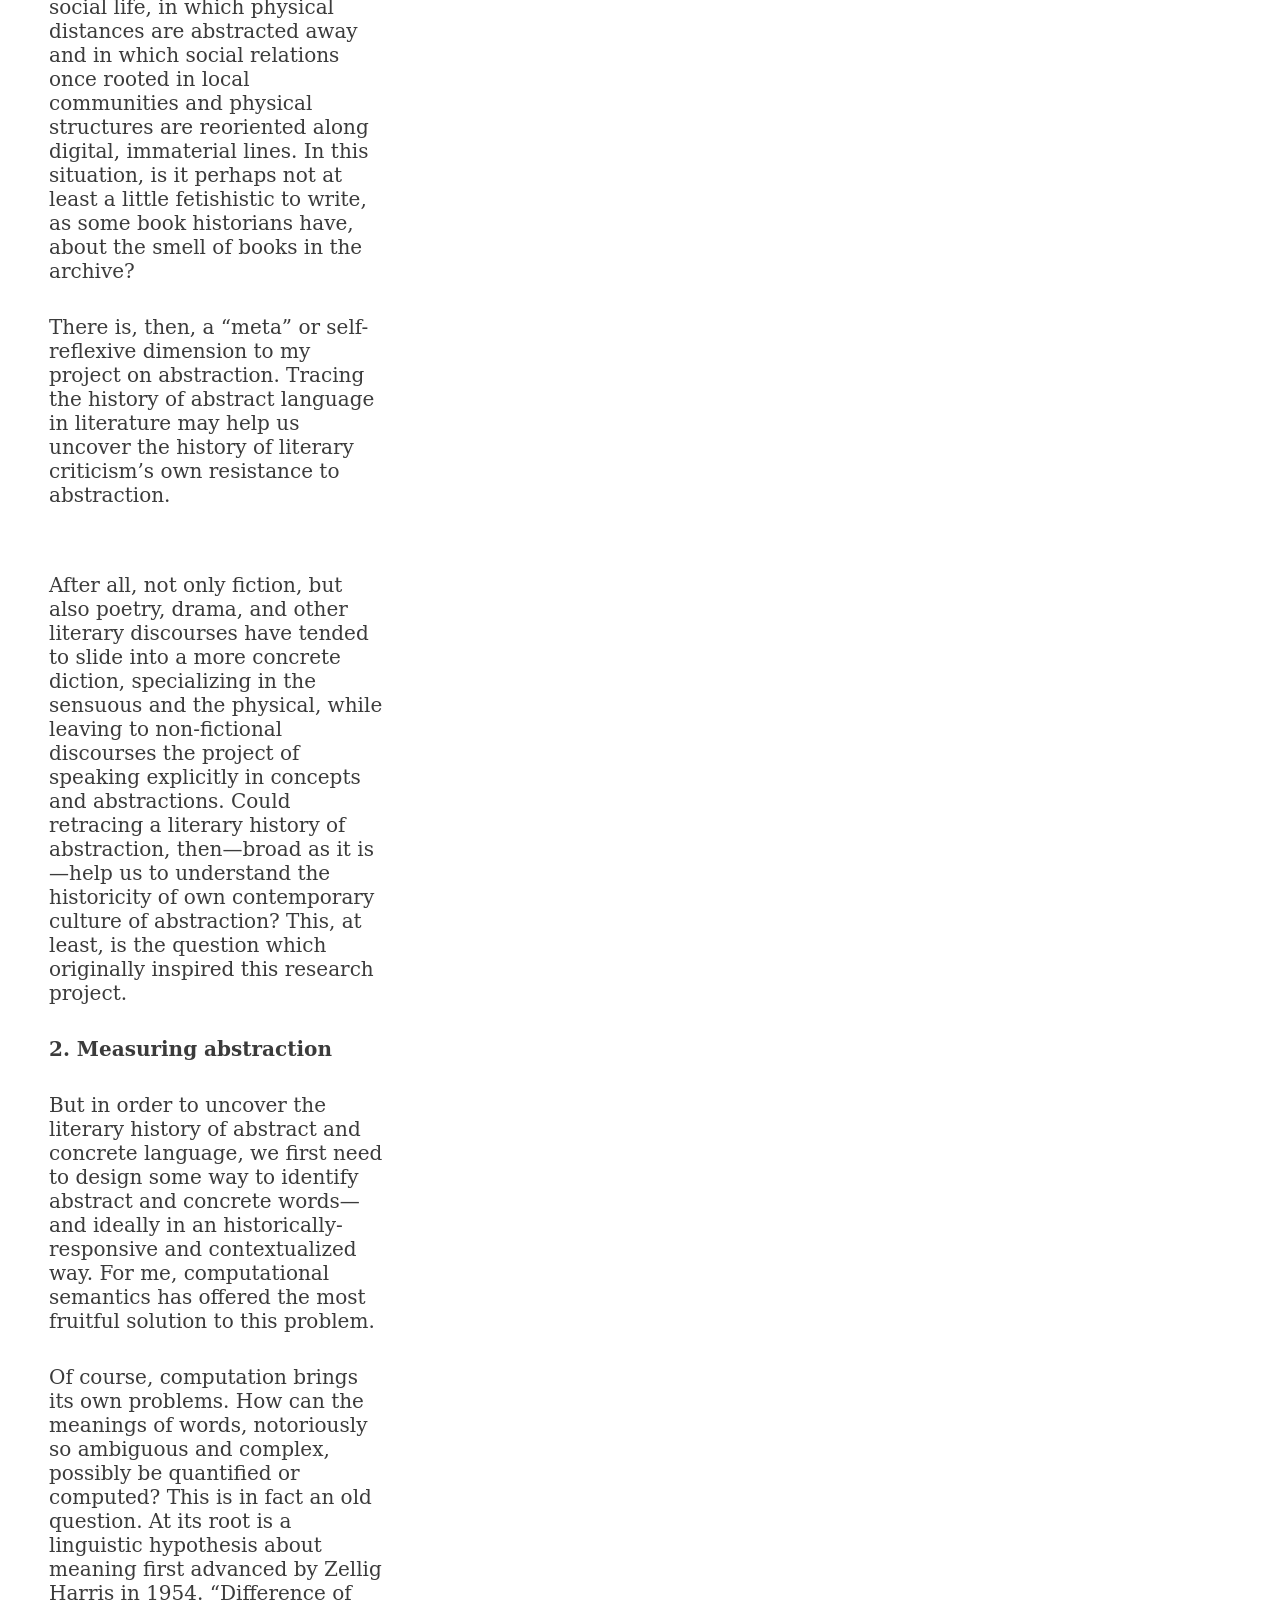
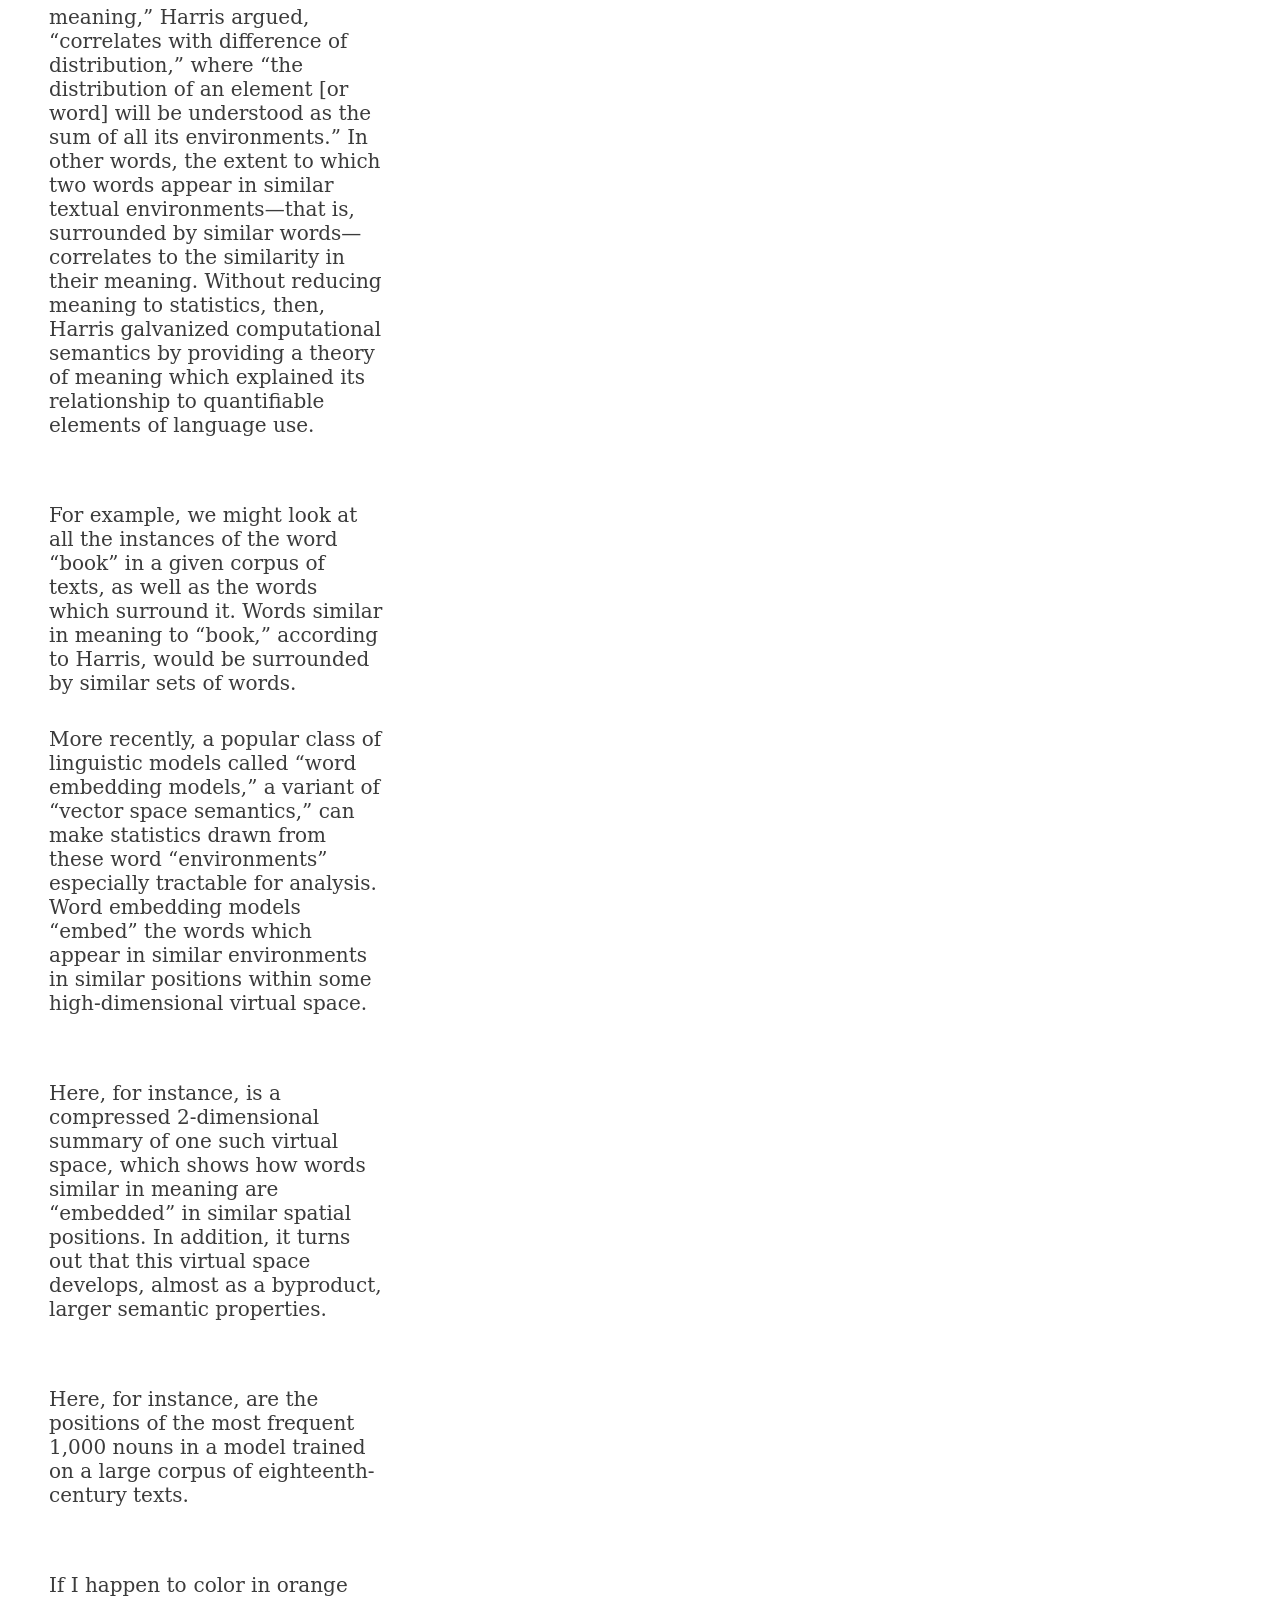
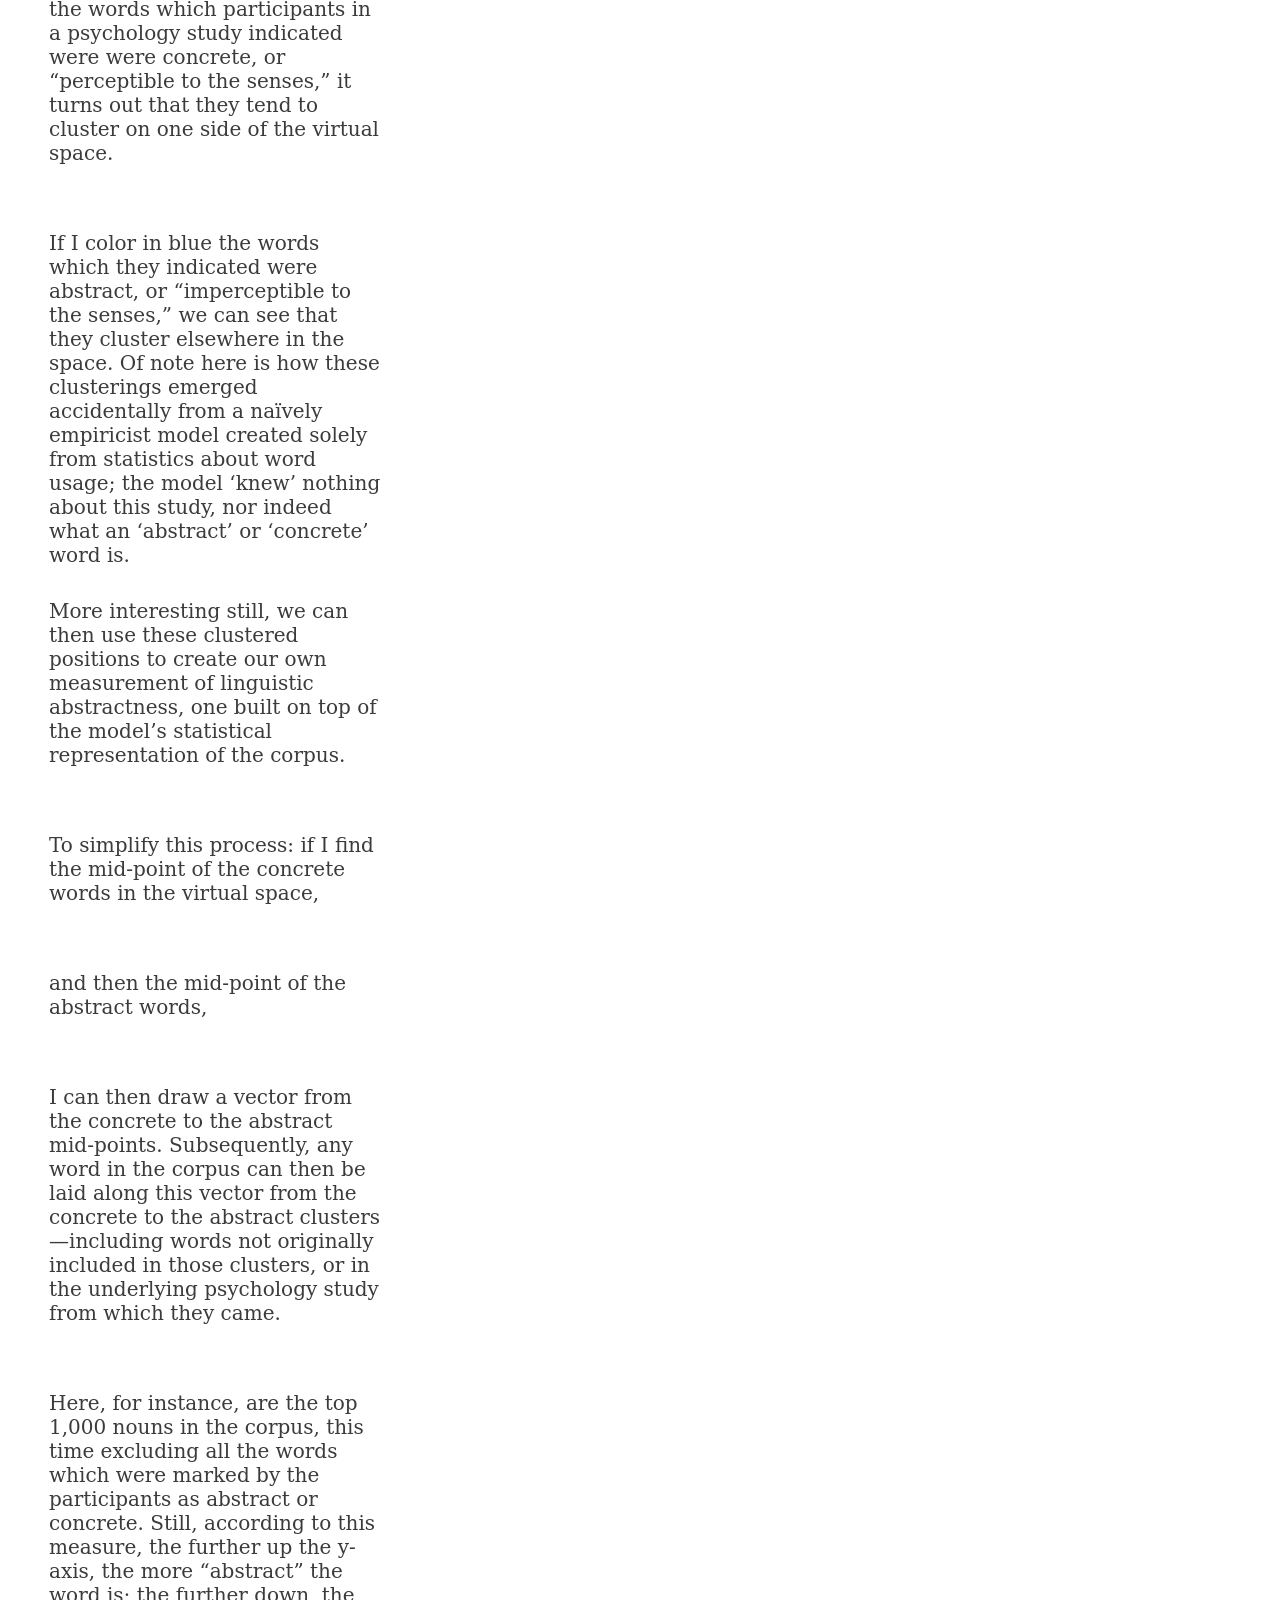
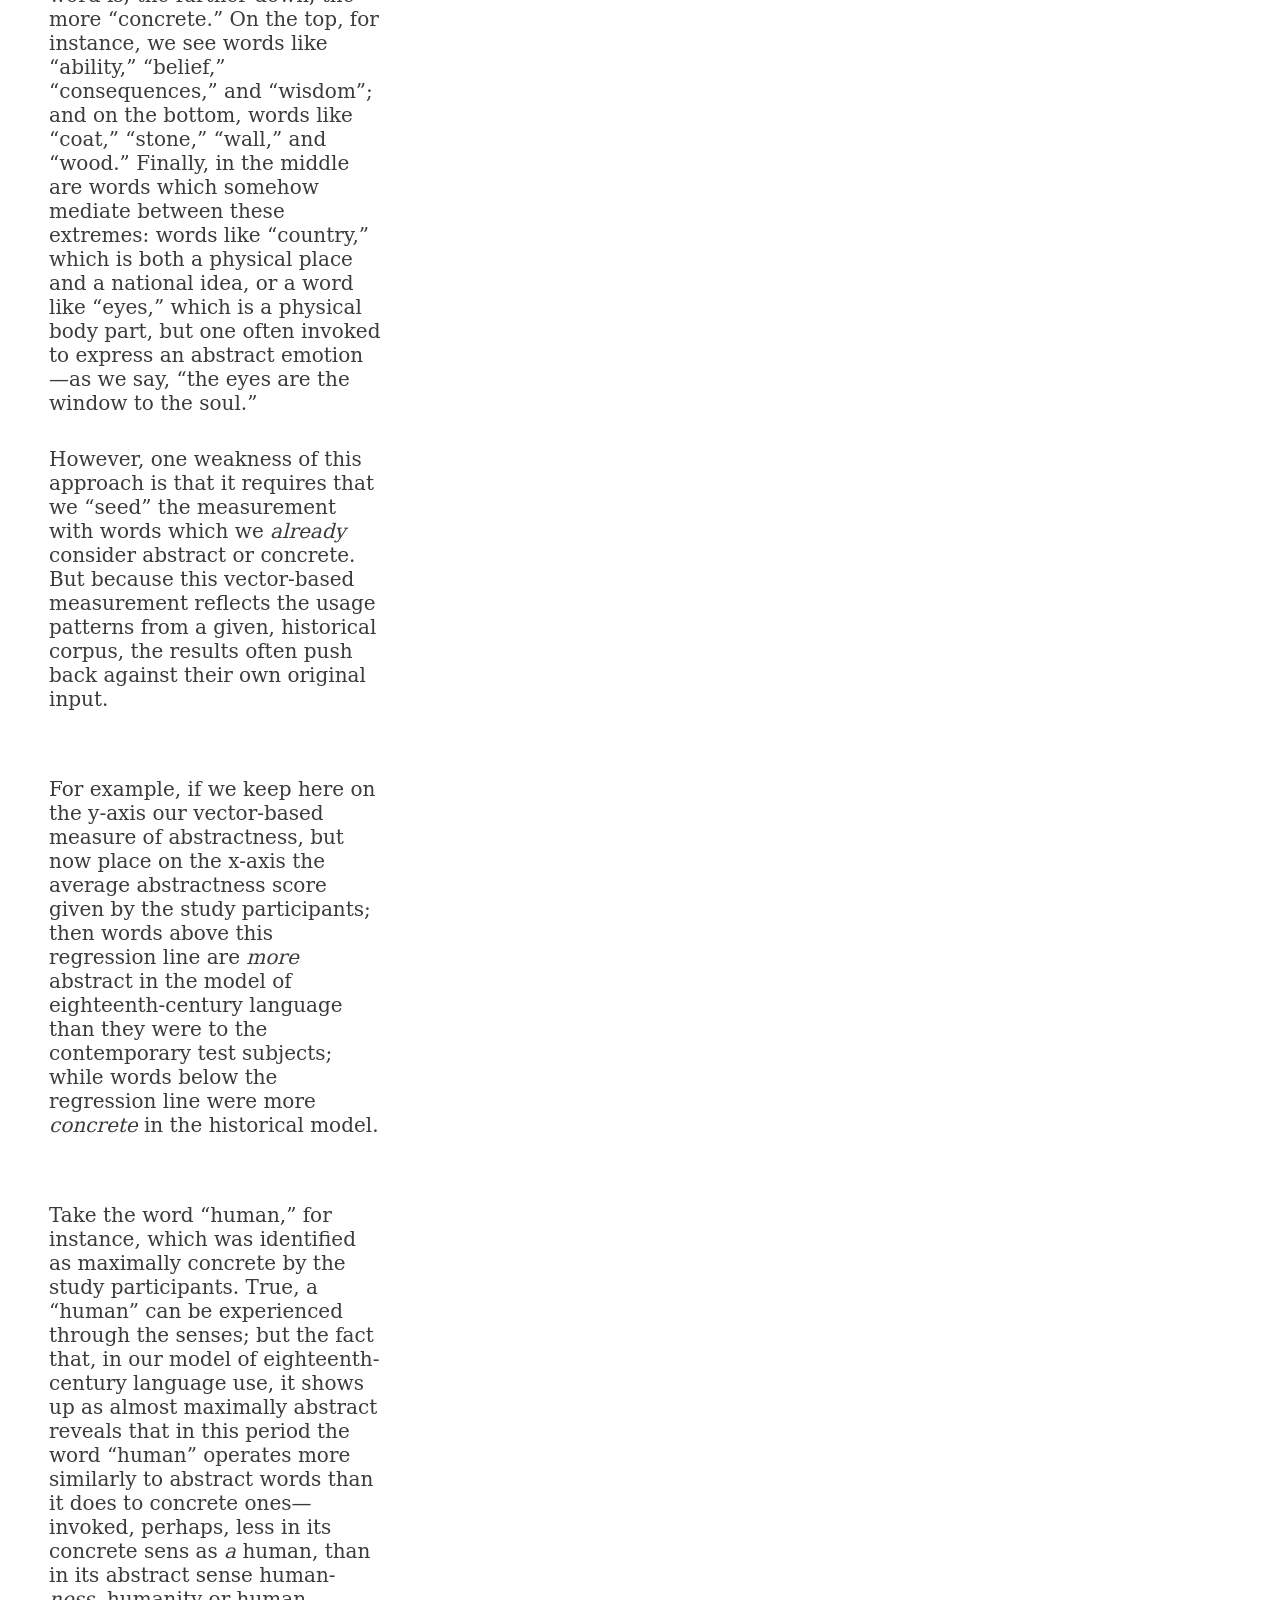
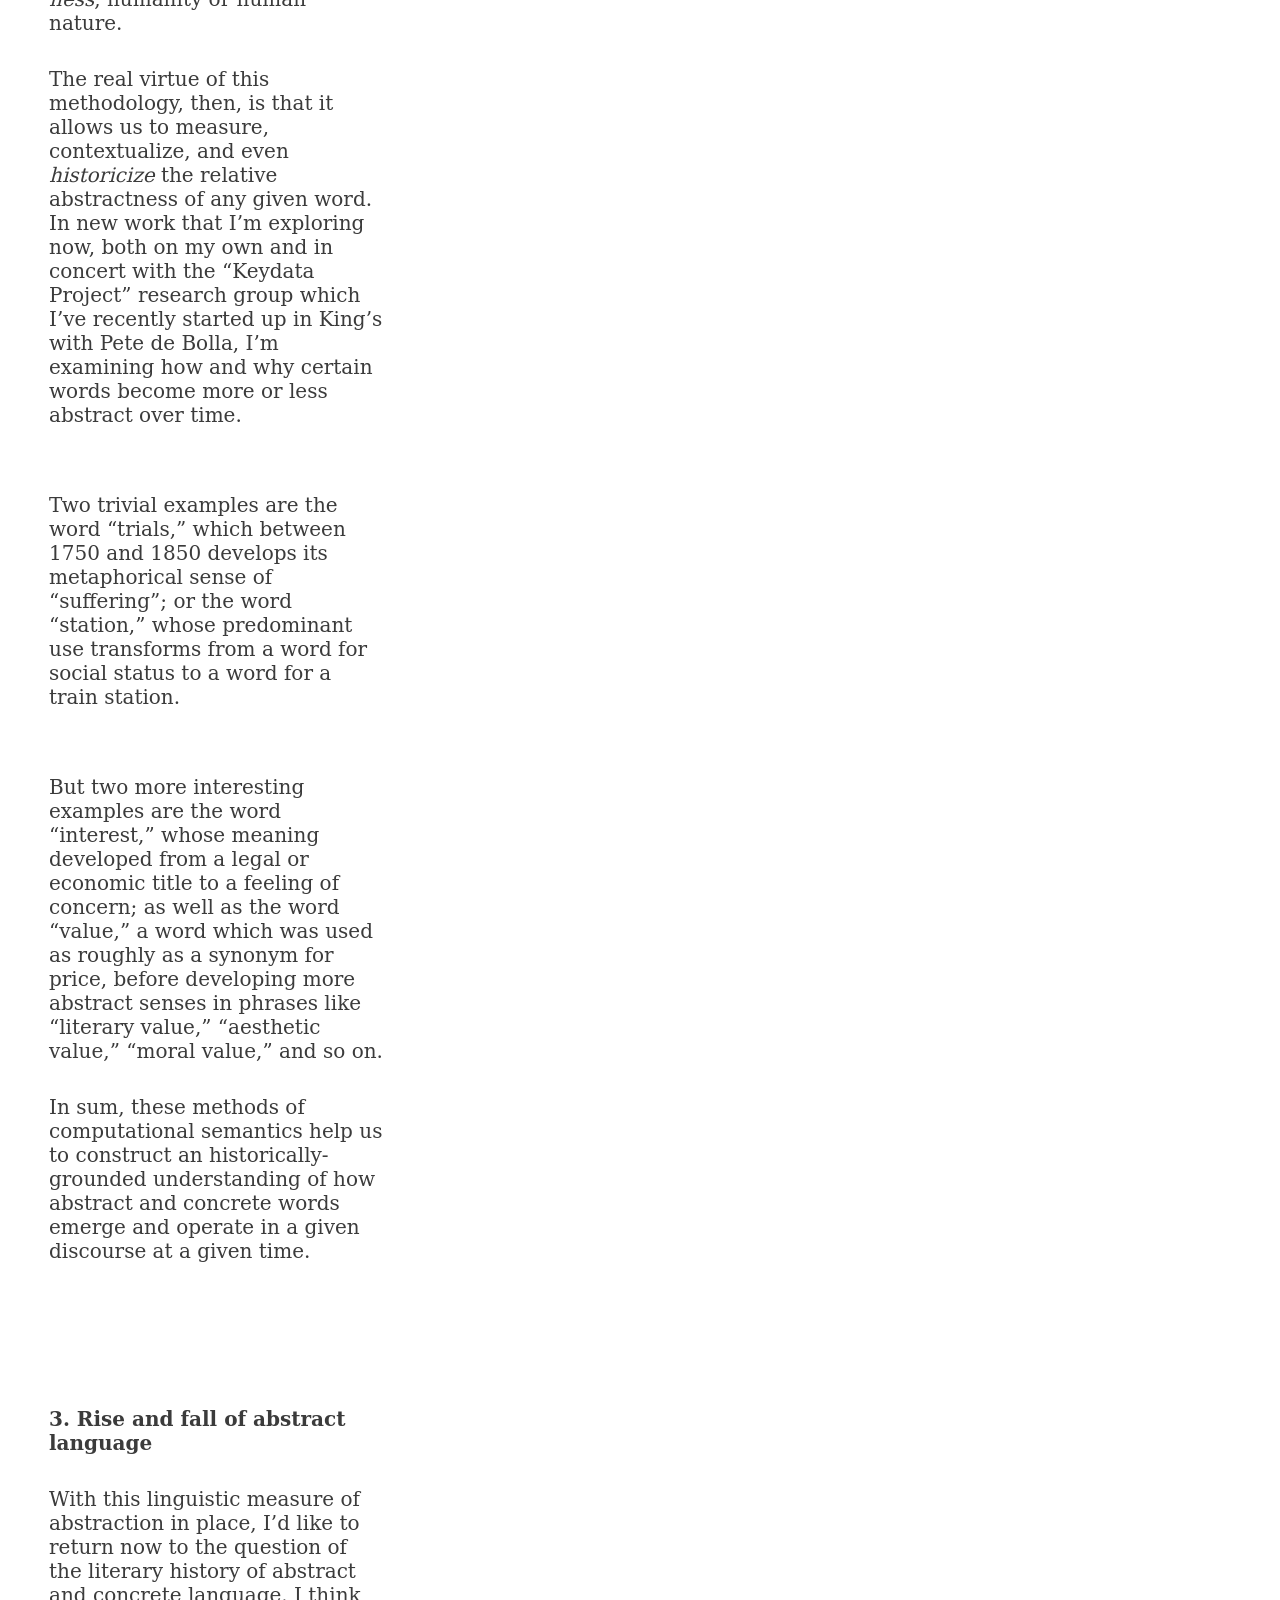
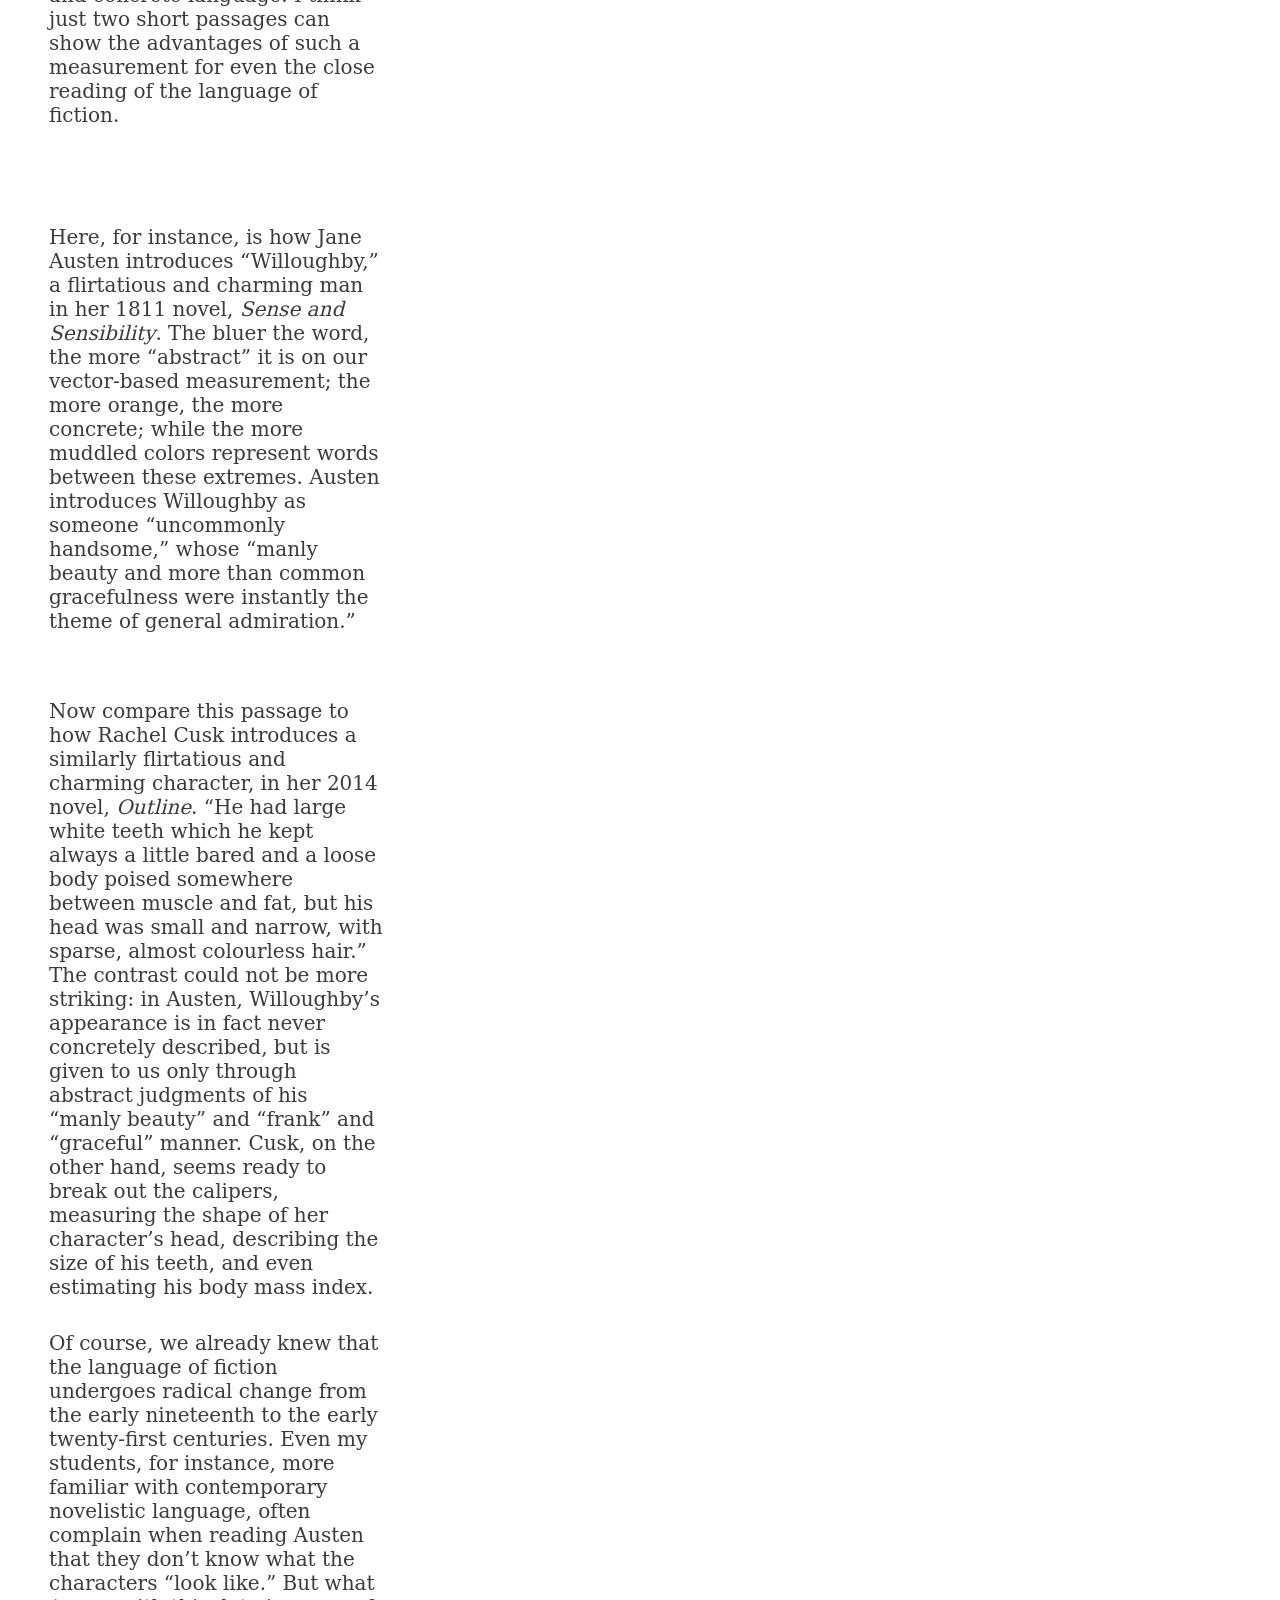
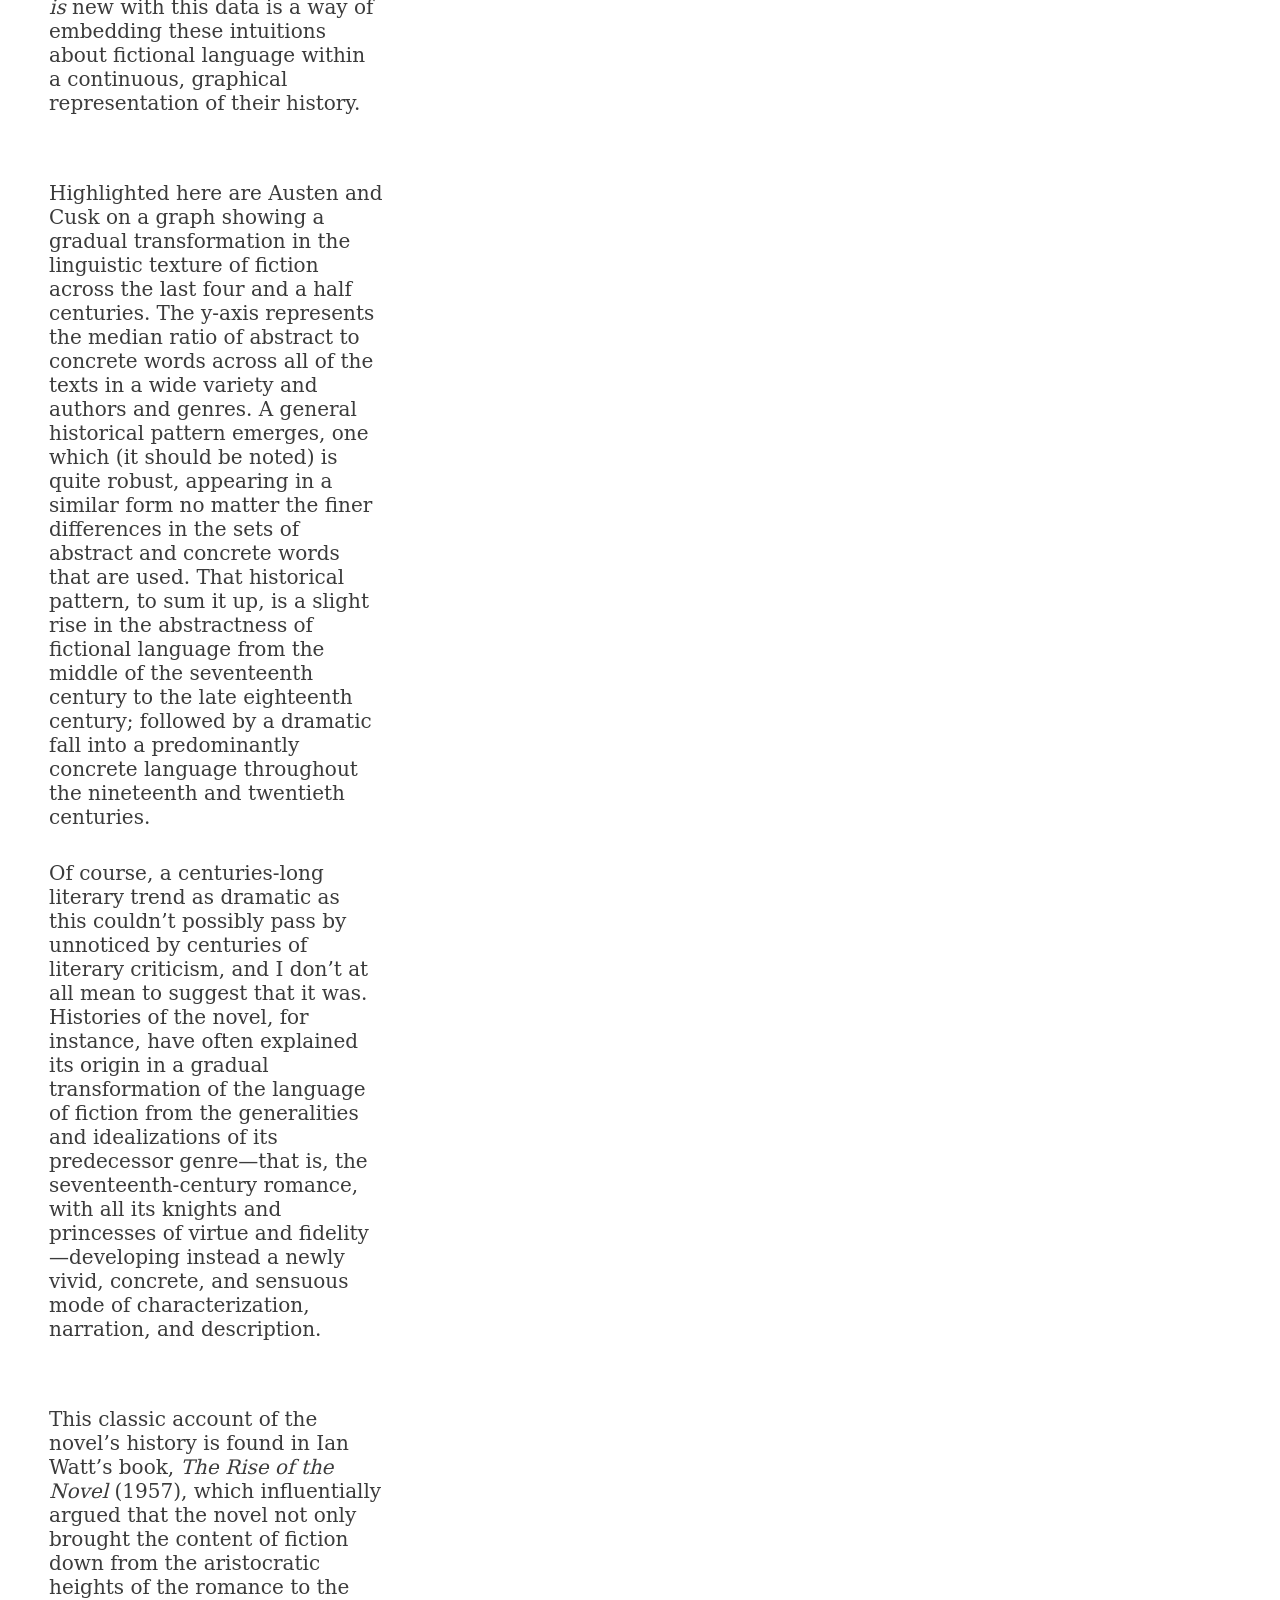
<file: assets/talks/kingscollege2020/index.html>
<!DOCTYPE html>
<html>
  <head>
    <!-- Global site tag (gtag.js) - Google Analytics -->
    <script async src="https://www.googletagmanager.com/gtag/js?id=UA-56798055-1"></script>
    <script>
      window.dataLayer = window.dataLayer || [];
      function gtag(){dataLayer.push(arguments);}
      gtag('js', new Date());

      gtag('config', 'UA-56798055-1');
    </script>


    <meta charset="utf-8" />
    <meta http-equiv="X-UA-Compatible" content="IE=edge" />
    <title>Abstraction: A Literary History</title>
    <meta name="description" content="Scrollama: Sticky Side Example" />
    <meta name="viewport" content="width=device-width, initial-scale=1" />
    <!-- <link rel="stylesheet" href="../style.css" /> -->
    <style>
			* {
			  box-sizing: border-box;
			}

			html,
			body {
			  margin: 0;
			  padding: 0;
			}

			body {
			  font-family: -apple-system, BlinkMacSystemFont, 'Segoe UI', Roboto, Oxygen,
			    Ubuntu, Cantarell, 'Open Sans', 'Helvetica Neue', sans-serif;
			  min-height: 1280px;
			  color: #3b3b3b;
			  font-size: 24px;
			}

			p,
			h1,
			h2,
			h3,
			h4,
			a {
			  margin: 0;
			  font-weight: 400;
			}

      p {line-height: 1.5rem;}

			a,
			a:visited,
			a:hover {
			  color: teal;
			  text-decoration: none;
			  border-bottom: 2px solid currentColor;
			}

			nav {
			  display: -webkit-box;
			  display: -ms-flexbox;
			  display: flex;
			  -webkit-box-align: baseline;
			  -ms-flex-align: baseline;
			  align-items: baseline;
			  -webkit-box-pack: justify;
			  -ms-flex-pack: justify;
			  justify-content: space-between;
			  background: #f3f3f3;
			  padding: 1rem;
			  /* padding-right: 5rem; */
			  -ms-flex-wrap: wrap;
			  flex-wrap: wrap;
        font-size: 20px;
			}

			.nav__examples {
			  display: -webkit-box;
			  display: -ms-flexbox;
			  display: flex;
			  -webkit-box-align: baseline;
			  -ms-flex-align: baseline;
			  align-items: baseline;
			  -ms-flex-wrap: wrap;
			  flex-wrap: wrap;
			  margin-top: 1rem;
			}

			.nav__examples > * {
			  margin-right: 0.5rem;
			}

			#intro {
			  max-width: 40rem;
			  margin: 1rem auto;
			  text-align: center;
			}

			.intro__hed {
			  font-size: 2em;
			  margin: 2rem auto 0.5rem auto;
			}

			.intro__dek {
			  color: #8a8a8a;
        line-height: 1.66rem;
			}

			.github-corner:hover .octo-arm {
			  animation: octocat-wave 560ms ease-in-out;
			}

			@keyframes octocat-wave {
			  0%,
			  100% {
			    transform: rotate(0);
			  }

			  20%,
			  60% {
			    transform: rotate(-25deg);
			  }

			  40%,
			  80% {
			    transform: rotate(10deg);
			  }
			}

			@media (max-width: 500px) {
			  .github-corner:hover .octo-arm {
			    animation: none;
			  }

			  .github-corner .octo-arm {
			    animation: octocat-wave 560ms ease-in-out;
			  }
			}

			#intro {
			  margin-bottom: 100px;
			}

			#outro {
			  height: 640px;
			}

			@media (min-width: 840px) {
			  .nav__examples {
			    margin-top: 0;
			    margin-left: 2rem;
			  }
			}



			body {
				font-family: "Baskerville","Georgia","serif";
			}
      #scrolly {
        position: relative;
        display: -webkit-box;
        display: -ms-flexbox;
        display: flex;
        /* background-color: #f3f3f3; */
        padding: 1rem;
      }

      #scrolly > * {
        -webkit-box-flex: 1;
        -ms-flex: 1;
        flex: 1;
      }

      article {
        position: relative;
        padding: 0 1rem;
        max-width: 25rem;
				/* font-size: 14px; */
      }

      figure {
        position: -webkit-sticky;
        position: sticky;
        width: 100%;
        margin: 0;
        -webkit-transform: translate3d(0, 0, 0);
        -moz-transform: translate3d(0, 0, 0);
        transform: translate3d(0, 0, 0);
        /* background-color: #8a8a8a; */
        z-index: 0;
      }

			figure img {
				border: 1px solid black;
			}

      figure p {
        text-align: center;
        padding: 1rem;
				margin-top: 29px;
        position: absolute;
        top: 50%;
        left: 50%;
        -moz-transform: translate(-50%, -50%);
        -webkit-transform: translate(-50%, -50%);
        transform: translate(-50%, -50%);
        font-size: 8rem;
        font-weight: 900;
        color: #fff;
      }

      .step {
        margin: 0 auto 2rem auto;
        /* background-color: #3b3b3b; */
        /* color: #fff; */
				border: 1px dotted white;
      }

      .step:last-child {
        margin-bottom: 0;
      }

      .step.is-active {
        /* background-color: goldenrod; */
        /* color: #3b3b3b; */
				/* background-color: silver; */
				border: 1px solid black;
      }

      .step p {
        text-align: left;
        padding: 1rem;
        font-size: 1.25rem;
      }
    </style>
  </head>

  <body>
    <!-- <a
  href="https://ryanheuser.org"
  target="_blank"
  class="github-corner"
  aria-label="Back to main page"
  ><svg
    width="80"
    height="80"
    viewBox="0 0 250 250"
    style="fill:#151513; color:#fff; position: absolute; top: 0; border: 0; right: 0;"
    aria-hidden="true"
  >
    <path d="M0,0 L115,115 L130,115 L142,142 L250,250 L250,0 Z"></path>
    <path
      d="M128.3,109.0 C113.8,99.7 119.0,89.6 119.0,89.6 C122.0,82.7 120.5,78.6 120.5,78.6 C119.2,72.0 123.4,76.3 123.4,76.3 C127.3,80.9 125.5,87.3 125.5,87.3 C122.9,97.6 130.6,101.9 134.4,103.2"
      fill="currentColor"
      style="transform-origin: 130px 106px;"
      class="octo-arm"
    ></path>
    <path
      d="M115.0,115.0 C114.9,115.1 118.7,116.5 119.8,115.4 L133.7,101.6 C136.9,99.2 139.9,98.4 142.2,98.6 C133.8,88.0 127.5,74.4 143.8,58.0 C148.5,53.4 154.0,51.2 159.7,51.0 C160.3,49.4 163.2,43.6 171.4,40.1 C171.4,40.1 176.1,42.5 178.8,56.2 C183.1,58.6 187.2,61.8 190.9,65.4 C194.5,69.0 197.7,73.2 200.1,77.6 C213.8,80.2 216.3,84.9 216.3,84.9 C212.7,93.1 206.9,96.0 205.4,96.6 C205.1,102.4 203.0,107.8 198.3,112.5 C181.9,128.9 168.3,122.5 157.7,114.1 C157.9,116.9 156.7,120.9 152.7,124.9 L141.0,136.5 C139.8,137.7 141.6,141.9 141.8,141.8 Z"
      fill="currentColor"
      class="octo-body"
    ></path></svg
></a> -->
<main>
  <nav>
    <a href="https://ryanheuser.org" target="_blank">← Ryan Heuser</a>

    <div class="nav__examples">
    <!--  <p>Examples:</p>
      <a href="https://russellgoldenberg.github.io/scrollama/basic"
        >Basic</a
      >
      <a href="https://russellgoldenberg.github.io/scrollama/progress"
        >Progress</a
      >
      <a href="https://russellgoldenberg.github.io/scrollama/sticky-side"
        >Sticky Side</a
      >
      <a href="https://russellgoldenberg.github.io/scrollama/sticky-overlay"
        >Sticky Overlay</a
      >
      <a href="https://russellgoldenberg.github.io/scrollama/mobile-pattern"
        >Mobile Pattern</a
      > -->
      <!-- <a href="https://ryanheuser.org">Ryan Heuser</a> -->
    </div>
  </nav>


    <main>
      <section id="intro">
        <h1 class="intro__hed">Abstraction: A Literary History</h1>
        <p class="intro__dek">
          Talk given to King's College, Cambridge on February 18th, 2020, meant to introduce my work to the College and explain how it addresses the concept of “immateriality,” the official topic of my Junior Research Fellowship. The talk is a summary of my dissertation work on abstract language and the novel.
        </p>
      </section>

      <section id="scrolly">
        <article>














          <div class="step" data-step="1">
          <p class="p1"><b>1. Immateriality vs. abstraction</b></p>
          <p class="p2">Thanks for coming. In this talk I’ll give a general overview of my research project on “abstraction,” which focuses specifically on the history of abstract language in literature, and especially the novel.</p>
          <p class="p2">But I thought I’d address at the outset what may at first appear strange: that my Junior Research Fellowship is in the topic of “immateriality,” which might sound as if I were studying ghosts or incorporeal beings.<b> </b>I want to note that this possible confusion is precisely why I prefer the related but distinct concept of abstraction. As a word, the “im-materiality” is constructed as a simple negation of the material; while the word “abstraction,” which means literally “to drag away,” imagines a <i>process</i> by which something general, conceptual, or immaterial is separated or pulled away from its material embodiment.</p>
          <p class="p2">In fact, the whole concept of “abstraction” first emerges in philosophy as part of Aristotle’s rejection of Plato’s “immaterial Forms.”</p>
          </div>

          <div class="step" data-step="2">
          <p>For instance, rather than the idea of “hollowness” having an independent immaterial existence, Aristotle argues that we simply abstract or separate the concept of hollowness from materially hollow things. If we were to think of a nose “<i>qua </i>hollow,” in his odd example, we would simply “think of it without the flesh in which it is embodied.” Abstraction, on this view, is an empiricist, even materialist philosophy, explaining how immateriality is in fact <i>produced</i> rather than found to exist independently.</p>
          <p class="p2">Of course, “abstraction” is itself an abstract and ambiguous concept, appearing in different forms within art, linguistics, psychology, finance, computer programming, critical theory, and philosophy. But at the same time, the concept of abstraction shares across all of these domains a similar logic: in each case, it explains how something more generalized is separated from the<span class="Apple-converted-space">  </span>more specific, or how something <i>non</i>-sensuous is separated from the sensuous.</p>
          </div>

          <div class="step" data-step="3">
          <p>In art, for example, abstraction refers to the process whereby aspects of color, figure, and form are separated from their inclusion in more realistic representations of the the material world.</p>
          </div>

          <div class="step" data-step="4">
          <p>Similarly, in computer programming, abstraction is the process by which increasingly generalized representations of “software” are separated from the underlying 0s and 1s of its hardware. Or, in Marxism and critical theory, abstraction is in fact a material process through which the qualitative, physical differences between concrete things disappear through the quantitative commensurations which are played out through the activity of exchange.<span class="Apple-converted-space"> </span></p>
          <p class="p2">In fact, even my own work in the “digital humanities” is made possible by a process of abstraction. By designing algorithms to extract data from thousands of texts across centuries of literary history, my work abstracts away what is singular and unique about individual texts in order to isolate the larger-scale historical patterns which they collectively form.</p>
          </div>

          <div class="step" data-step="5">
          <p>So for example, I’ve worked with linguists and metrical phonologists to design ways to measure the rhythmic irregularity of verse and prose—a project which may seem to violate the lyrical sanctity and complexity of individual poems—in order to drag out from thousands of poems a broader history of their rhythm.<i> </i></p>
          </div>

          <div class="step" data-step="6">
          <p>Or, in the data I will be focusing on in this talk, I’ve worked to chart the usage of abstract and concrete words across the history of prose fiction, measuring the extent to which stories are told with abstractions like “sincerity” and “resentment,” or with concrete, physical words like “piano,” “barometer,” and “chair.”</p>
          <p class="p2">Sometimes called “distant reading,” this zoomed-out perspective on literary history and textual form stands in stark opposition to the more normative focus in literary studies on the close reading of specific texts and contexts, on the materiality of books, and on specific archival findings. While I believe that these more traditional projects make a worthy and necessary component of our discipline, I also worry that their continued focus on materiality and specificity can offer a mode of escapism to humanists and leftists living in a world in which a culture of abstraction—digital, financial, and institutional—is thickening all around us. Although, of course, data, computers, the internet, and digital communication infrastructures have a material basis—involving even thick wires laid at the bottom of the world’s oceans—this material infrastructure has made possible a growing ‘dematerialization’ of work and social life, in which physical distances are abstracted away and in which social relations once rooted in local communities and physical structures are reoriented along digital, immaterial lines. In this situation, is it perhaps not at least a little fetishistic to write, as some book historians have, about the smell of books in the archive?</p>
          <p class="p2">There is, then, a “meta” or self-reflexive dimension to my project on abstraction. Tracing the history of abstract language in literature may help us uncover the history of literary criticism’s own resistance to abstraction.</p>
          </div>

          <div class="step" data-step="7">
          <p>After all, not only fiction, but also poetry, drama, and other literary discourses have tended to slide into a more concrete diction, specializing in the sensuous and the physical, while leaving to non-fictional discourses the project of speaking explicitly in concepts and abstractions. Could retracing a literary history of abstraction, then—broad as it is—help us to understand the historicity of own contemporary culture of abstraction? This, at least, is the question which originally inspired this research project.</p>


          <p class="p1"><b>2. Measuring abstraction</b></p>
          <p class="p2">But in order to uncover the literary history of abstract and concrete language, we first need to design some way to identify abstract and concrete words—and ideally in an historically-responsive and contextualized way. For me, computational semantics has offered the most fruitful solution to this problem.</p>
          <p class="p2">Of course, computation brings its own problems. How can the meanings of words, notoriously so ambiguous and complex, possibly be quantified or computed? This is in fact an old question. At its root is a linguistic hypothesis about meaning first advanced by Zellig Harris in 1954. “Difference of meaning,” Harris argued, “correlates with difference of distribution,” where “the distribution of an element [or word] will be understood as the sum of all its environments.” In other words, the extent to which two words appear in similar textual environments—that is, surrounded by similar words—correlates to the similarity in their meaning. Without reducing meaning to statistics, then, Harris galvanized computational semantics by providing a theory of meaning which explained its relationship to quantifiable elements of language use.</p>
          </div>

          <div class="step" data-step="8">
          <p>For example, we might look at all the instances of the word “book” in a given corpus of texts, as well as the words which surround it. Words similar in meaning to “book,” according to Harris, would be surrounded by similar sets of words.</p>
          <p class="p2">More recently, a popular class of linguistic models called “word embedding models,” a variant of “vector space semantics,” can make statistics drawn from these word “environments” especially tractable for analysis. Word embedding models “embed” the words which appear in similar environments in similar positions within some high-dimensional virtual space.</p>
          </div>

          <div class="step" data-step="9">
          <p>Here, for instance, is a compressed 2-dimensional summary of one such virtual space, which shows how words similar in meaning are “embedded” in similar spatial positions. In addition, it turns out that this virtual space develops, almost as a byproduct, larger semantic properties.</p>
          </div>

          <div class="step" data-step="10">
          <p>Here, for instance, are the positions of the most frequent 1,000 nouns in a model trained on a large corpus of eighteenth-century texts.</p>
          </div>

          <div class="step" data-step="11">
          <p>If I happen to<b> </b>color in orange the words which participants in a psychology study indicated were were concrete, or “perceptible to the senses,” it turns out that they tend to cluster on one side of the virtual space.</p>
          </div>

          <div class="step" data-step="12">
          <p>If I color in blue the words which they indicated were abstract, or “imperceptible to the senses,” we can see that they cluster elsewhere in the space. Of note here is how these clusterings emerged accidentally from a naïvely empiricist model created solely from statistics about word usage; the model ‘knew’ nothing about this study, nor indeed what an ‘abstract’ or ‘concrete’ word is.</p>
          <p class="p2">More interesting still, we can then use these clustered positions to create our own measurement of linguistic abstractness, one built on top of the model’s statistical representation of the corpus.</p>
          </div>

          <div class="step" data-step="13">
          <p>To simplify this process: if I find the mid-point of the concrete words in the virtual space,</p>
          </div>

          <div class="step" data-step="14">
          <p>and then the mid-point of the abstract words,</p>
          </div>

          <div class="step" data-step="15">
          <p>I can then draw a vector from the concrete to the abstract mid-points. Subsequently, any word in the corpus can then be laid along this vector from the concrete to the abstract clusters—including words not originally included in those clusters, or in the underlying psychology study from which they came.</p>
          </div>

          <div class="step" data-step="16">
          <p>Here, for instance, are the top 1,000 nouns in the corpus, this time excluding all the words which were marked by the participants as abstract or concrete. Still, according to this measure, the further up the y-axis, the more “abstract” the word is; the further down, the more “concrete.” On the top, for instance, we see words like “ability,” “belief,” “consequences,” and “wisdom”; and on the bottom, words like “coat,” “stone,” “wall,” and “wood.” Finally, in the middle are words which somehow mediate between these extremes: words like “country,” which is both a physical place and a national idea, or a word like “eyes,” which is a physical body part, but one often invoked to express an abstract emotion—as we say, “the eyes are the window to the soul.”</p>
          <p class="p2">However, one weakness of this approach is that it requires that we “seed” the measurement with words which we <i>already</i> consider abstract or concrete. But because this vector-based measurement reflects the usage patterns from a given, historical corpus, the results often push back against their own original input.</p>
          </div>

          <div class="step" data-step="17">
          <p>For example, if we keep here on the y-axis our vector-based measure of abstractness, but now place on the x-axis the average abstractness score given by the study participants; then words above this regression line are <i>more</i> abstract in the model of eighteenth-century language than they were to the contemporary test subjects; while words below the regression line were more <i>concrete</i> in the historical model.</p>
          </div>

          <div class="step" data-step="18">
          <p>Take the word “human,” for instance, which was identified as maximally concrete by the study participants. True, a “human” can be experienced through the senses; but the fact that, in our model of eighteenth-century language use, it shows up as almost maximally abstract reveals that in this period the word “human” operates more similarly to abstract words than it does to concrete ones—invoked, perhaps, less in its concrete sens as <i>a </i>human, than in its abstract sense human-<i>ness</i>, humanity or human nature.</p>
          <p class="p2">The real virtue of this methodology, then, is that it allows us to measure, contextualize, and even <i>historicize</i> the relative abstractness of any given word. In new work that I’m exploring now, both on my own and in concert with the “Keydata Project” research group which I’ve recently started up in King’s with Pete de Bolla, I’m examining how and why certain words become more or less abstract over time.</p>
          </div>

          <div class="step" data-step="19">
          <p>Two trivial examples are the word “trials,” which between 1750 and 1850 develops its metaphorical sense of “suffering”; or the word “station,” whose predominant use transforms from a word for social status to a word for a train station.</p>
          </div>

          <div class="step" data-step="20">
          <p>But two more interesting examples are the word “interest,” whose meaning developed from a legal or economic title to a feeling of concern; as well as the word “value,” a word which was used as roughly as a synonym for price, before developing more abstract senses in phrases like “literary value,” “aesthetic value,” “moral value,” and so on.</p>
          <p class="p2">In sum, these methods of computational semantics help us to construct an historically-grounded understanding of how abstract and concrete words emerge and operate in a given discourse at a given time.</p>
          <p class="p3"><br></p>
          <p class="p3"><br></p>


          <p class="p1"><b>3. Rise and fall of abstract language</b></p>
          <p class="p2">With this linguistic measure of abstraction in place, I’d like to return now to the question of the literary history of abstract and concrete language. I think just two short passages can show the advantages of such a measurement for even the close reading of the language of fiction. <span class="Apple-converted-space"> </span></p>
          <p class="p2"></p>
          </div>

          <div class="step" data-step="21">
          <p>Here, for instance, is how Jane Austen introduces “Willoughby,” a flirtatious and charming man in her 1811 novel, <i>Sense and Sensibility</i>. The bluer the word, the more “abstract” it is on our vector-based measurement; the more orange, the more concrete; while the more muddled colors represent words between these extremes. Austen introduces Willoughby as someone “uncommonly handsome,” whose “manly beauty and more than common gracefulness were instantly the theme of general admiration.”</p>
          </div>

          <div class="step" data-step="22">
          <p>Now compare this passage to how Rachel Cusk introduces a similarly flirtatious and charming character, in her 2014 novel, <i>Outline</i>. “He had large white teeth which he kept always a little bared and a loose body poised somewhere between muscle and fat, but his head was small and narrow, with sparse, almost colourless hair.” The contrast could not be more striking: in Austen, Willoughby’s appearance is in fact never concretely described, but is given to us only through abstract judgments of his “manly beauty” and “frank” and “graceful” manner. Cusk, on the other hand, seems ready to break out the calipers, measuring the shape of her character’s head, describing the size of his teeth, and even estimating his body mass index.</p>
          <p class="p2">Of course, we already knew that the language of fiction undergoes radical change from the early nineteenth to the early twenty-first centuries. Even my students, for instance, more familiar with contemporary novelistic language, often complain when reading Austen that they don’t know what the characters “look like.” But what <i>is </i>new with this data is a way of embedding these intuitions about fictional language within a continuous, graphical representation of their history.</p>
          </div>

          <div class="step" data-step="23">
          <p>Highlighted here are Austen and Cusk on a graph showing a gradual transformation in the linguistic texture of fiction across the last four and a half centuries. The y-axis represents the median ratio of abstract to concrete words across all of the texts in a wide variety and authors and genres. A general historical pattern emerges, one which (it should be noted) is quite robust, appearing in a similar form no matter the finer differences in the sets of abstract and concrete words that are used. That historical pattern, to sum it up, is a slight rise in the abstractness of fictional language from the middle of the seventeenth century to the late eighteenth century; followed by a dramatic fall into a predominantly concrete language throughout the nineteenth and twentieth centuries.</p>
          <p class="p2">Of course, a centuries-long literary trend as dramatic as this couldn’t possibly pass by unnoticed by centuries of literary criticism, and I don’t at all mean to suggest that it was. Histories of the novel, for instance, have often explained its origin in a gradual transformation of the language of fiction from the generalities and idealizations of its predecessor genre—that is, the seventeenth-century romance, with all its knights and princesses of virtue and fidelity—developing instead a newly vivid, concrete, and sensuous mode of characterization, narration, and description.</p>
          </div>

          <div class="step" data-step="24">
          <p>This classic account of the novel’s history is found in Ian Watt’s book, <i>The Rise of the Novel </i>(1957), which influentially argued that the novel not only brought the content of fiction down from the aristocratic heights of the romance to the “middle-class” register of everyday life; it also developed a new “formal realism,” a new style of story-telling predicated on the representation of life in all its “concrete particularity.” Such a mode of representation, Watt argues, arose as a kind of literary analogue to philosophical empiricism, which, in a “vast transformation of Western civilisation,” gradually inverted the medieval and Renaissance view that “universals, classes, or abstractions, ... are the true realities ... and not the particular, concrete objects of sense-perception.” Although Watt’s classic text has been picked apart for decades, critics have arguably left intact the idea that fictional realism is generated through concrete detail.</p>
          </div>

          <div class="step" data-step="25">
          <p>More recently, for example, in his 2013 book <i>The Antinomies of Realism</i>, Fredric Jameson describes the history of realism as the gradual turn from the medieval universals, from “named emotions” like “jealousy” and “pride,” to the immediacy of sensory detail, and the concreteness and opacity of the body.</p>
          <p class="p2"></p>
          </div>

          <div class="step" data-step="26">
          <p>However, these received accounts of the history of the novel would lead us to expect a more straightforward, linear trend in the novel’s linguistic history, gradually falling from the seventeenth century to (at least) the nineteenth century. But the data presented here wrinkle this story. Statistically, at least, many eighteenth-century novels are in fact <i>more</i> saturated with abstract words like “virtue” and “fidelity” than are seventeenth-century romances. The classic history of the novel, therefore, suddenly seems much too linear, unable to account for the possibility that the novel may have separated from the romance not by developing a newly concrete language—but a newly abstract one.</p>
          <p class="p2"></p>
          </div>

          <div class="step" data-step="27">
          <p>In what follows, I want to briefly examine three moments along this trajectory, offering a view of the novel’s history from 10,000 feet; and along the way, close-reading a few passages in order to highlight the distinctive ways in which fiction of particular periods deploys the language of abstraction.</p>


          <p class="p1"><b>4. Abstraction in the romance</b></p>
          <p class="p2">As we’ve seen, histories of the novel often explain its origin as a departure from “the romance.” However, as Tomas Pavel and other critics have shown, the romance is a more variegated genre than we often admit. In the late sixteenth and seventeenth centuries, for example, interest in the Arthurian romances, like Thomas Malory’s <i>Morte d’Arthur,</i> was giving way to newer variants of the genre, often imported and translated from the Continent: Spanish chivalric romances like <i>Amadis of Gaul</i>, French heroic romances like <i>Polexandre</i>, English pastoral romances like Sidney’s <i>Arcadia</i>, political-allegorical romances like <i>Panthalia</i>, as well as the satirical “anti-romances” like Cervantes’ <i>Don Quixote.</i> In addition, the romance competed for attention with a number of other genres, such as the picaresque and the imaginary voyages, as well as translations and imitations of the classical Greek novels.</p>
          <p class="p2">But despite critical commonplaces about the abstractness and idealizations inherent to these seventeenth-century fictions, the body and concrete language in fact play a central role in nearly all of these genres.</p>
          </div>

          <div class="step" data-step="28">
          <p>In the picaresque this is the least surprising, as characters there, often drawn from the lower strata of society, wander from town to town, struggling, cheating, and tricking their way for shelter and food.</p>
          </div>

          <div class="step" data-step="29">
          <p>The popular Spanish picaresque, <i>Lazarillo de Tormes</i>, for example, is saturated with concrete language as it minutely details that wandering servant’s travels from place to place, his encounters with strangers, and his ingenious plans to trick and steal from his various masters. Concrete language in the picaresque therefore often emerges from what I am calling “inter-social spaces,” places like the road which lie <i>between</i> recognizable social spaces like the domestic interior, and on which characters encounter as strangers, bodies, and physical appearances.</p>
          <p class="p2"></p>
          </div>

          <div class="step" data-step="30">
          <p>Opposite, in some sense, to what one critic has called the “worm’s eye view” of the picaresque is what might be called the “king’s eye view” of the romance.</p>
          </div>

          <div class="step" data-step="31">
          <p>Characters here, often princes and princesses and star-crossed lovers, are impossibly idealized, lavished with rarified adjectives and high-minded abstractions about their noble character. In <i>Cassandra, </i>for instance, a popular French romance—which Samuel Pepys records in his diary as having read with his wife—we are told how a handsome stranger had “something so Martial, so sparkling, and so Majestick, as might in all hearts make an impression of Love, Fear, and Respect.” At the same time, concrete words play a crucial role in this genre as well. In the first place, the description of characters often idealizes their physique, and not only their reputation and moral qualities: here, for instance, we also learn that the character is tall, sunburnt, and seemed to be about 26 or 27 years old—already more physical information than Austen gave us about Willoughby.</p>
          </div>

          <div class="step" data-step="32">
          <p>But quantitatively speaking, perhaps the most prominent way in which concrete words enter into the romance is through its interest in physical action, adventure, combat, and the navigation of strange new places, all of which are vividly rendered in concrete language. Already in the first few pages of <i>Cassandra, </i>marauders rush out of nowhere and slay the horse of an unknown knight clad in black; <i>Amadis of Gaul</i> begins with a hunt in which a lion suddenly begins to claw, tear, and devour the deer which the king was chasing.</p>
          <p class="p2"></p>
          </div>

          <div class="step" data-step="33">
          <p>But the inclusion here of a lion, a creature often symbolic of kingship, points also to a subtler logic of concrete language in the romance: namely, the logic of allegory. In allegorical writing, concrete things symbolize or “betoken” abstract or hidden meanings.</p>
          </div>

          <div class="step" data-step="34">
          <p>This logic can appear in passing phrases,as “hoary white hairs” betoken a “speedy death”; or a face which acts as an “almanac of future qualities.”</p>
          </div>

          <div class="step" data-step="35">
          <p>Or<b> </b>they can appear in more extended allegories: as, for example, a woman suddenly announcing that she herself <i>is </i>Virtue.</p>
          </div>

          <div class="step" data-step="36">
          <p>Or it can appear in a particularly concentrated form, in a locution which directly conjoins a concrete object with its abstract meaning: phrases like “flower of magnanimity,” “rock of resolution,” “palace of folly,” or “imps of iniquity.”</p>
          </div>

          <div class="step" data-step="37">
          <p>This locution is even more prevalent in Bunyan’s <i>Pilgrim’s Progress</i>, in which Christian treks from the “City of Destruction,” through the “Slough of Despondency,” up the “Hill Difficulty,” and through the “Valley of Humiliation.” Such expressions concentrate in a few words the relationship implicit in the allegorical symbol, which unites within itself a thing and an idea, a concrete embodiment and an abstract expression. If, then, if the romance is saturated with abstractions and idealizations, it also, in its allegorical logic, embeds these abstractions in concrete objects, rooting them like flowers in the earth.</p>


          <p class="p1"><b>5. “Abstract realism”</b></p>
          <p class="p2"></p>
          </div>

          <div class="step" data-step="38">
          <p>Now compare all of this to the eighteenth-century novel. Gone are the knights and princesses of the romance, replaced by what is sometimes anachronistically called the “middle class” of England: the gentry, townspeople, and members of the professional classes who, generally speaking, formed the readership of the early novel. In turn, the novel related the kinds of circumstances and events which would be familiar to that readership from their daily lives. But, if that is the case, then why do we see a slight <i>increase</i> in the level of linguistic abstraction during this transition from the idealizing, aristocratic romance to the mundane, middle-class novel?</p>
          <p class="p2">One answer is the disappearance of the “inter-social spaces” which we saw in the picaresque.</p>
          </div>

          <div class="step" data-step="39">
          <p>Novels like Haywood’s <i>The Masqueraders</i>, the most linguistically abstract in the corpus,<i> </i></p>
          </div>

          <div class="step" data-step="40">
          <p>take place entirely within domestic interiors or other recognizable social spaces; consequently, there is no longer any need for concrete language to render the movement <i>between</i> spaces, as in the picaresque, or to portray fantastic or unfamiliar spaces, as in the romance. For Haywood, only a few words are needed to change the scene: “two chairs are called,” she writes, to bring us from the scene of the masquerade to that of Dalinda’s house, itself a space described only in abstract terms as “handsome” and “well-furnished.”</p>
          <p class="p2"><span class="Apple-converted-space"> </span></p>
          </div>

          <div class="step" data-step="41">
          <p>In fact, Haywood’s novel is narrated almost entirely in abstract language, framing even specific actions and emotional experiences in general terms. For instance, rather than actually <i>showing</i> the seductive conversation between the two clandestine lovers, we are simply <i>told</i> of their having had a “Conversation”—and one in which, we are again told in general terms, Dorimenus “pressed ... those soft undoing Insinuations ... which few Men [lack] Artifice enough” to have. This locution, “those Insinuations,” is telling: the use here of an abstract noun transforms what might have been a specific verbal action, “Dorimenus <i>insinuated</i>,” into the generalized, disembodied action of “Insinuation.” Such nominalizations—like Insinua-<i>tion</i>, Tender-<i>nesses</i>—tend to transform private action into a kind of public property, converting individual events into generalized phenomena with which (it is assumed) we are all familiar—<i>so</i> familiar, in fact, that we might point to them with a simple demonstrative word like “those.” In this sense, abstractions drawn from social generalizations such as these both invoke and construct a shared sense of social reality. In this way, abstract language can create its own form of realism: what I am calling an “abstract realism.”</p>
          <p class="p2">Importantly, such a realism of abstraction is socially constituted, a fact which separates it from the metaphysical realism of the romance and the early modern period.</p>
          </div>

          <div class="step" data-step="42">
          <p>In the romance, abstractions are given transcendentally, true in the eyes of God;<b> </b>but in the novel, they are derived inductively from social experiences, and so become true only in the eyes of the community. For example, Austen even jokes about this fact when she first introduces Mr Darcy in <i>Pride and Prejudice</i>.</p>
          </div>

          <div class="step" data-step="43">
          <p>When Darcy appears at the ball, he is first described as “a fine, tall person, [with] handsome features, [and a]s noble mien.” But when his manners before the community are shortly afterward discovered to be “proud” and rude, a new consensus or “social fact” takes hold, one which overrides even the physical facts of his appearance: now, we are told, “all his large estate in Derbyshire couldn’t save him from having a most forbidding, disagreeable countenance.” Unlike the romance, then, abstract qualities are here not grounded allegorically in concrete things and appearances. Rather, they are grounded in social relations, in communities, in the reputations, opinions, and judgments formed in society by humans in (what these novels often call) “the world.”</p>
          <p class="p2">Of course, “the world” in this usage is much smaller than the planet: it really means a narrow, insular community of which the characters are all a mutual part.</p>
          </div>

          <div class="step" data-step="44">
          <p>Although the word is used earnestly throughout the period, its parochial meaning is memorably satirized in Sterne’s <i>Tristram Shandy</i>. “By which word ‘world’,” Sterne writes, “I would be understood to mean no more of it, than a small circle... of four English miles diameter, or thereabouts, of which the cottage where the good old woman lived, is supposed to be the centre.”</p>
          </div>

          <div class="step" data-step="45">
          <p>Raymond Williams calls these delimited social spaces “knowable communities,” communities so structured that the personal history, social status, and moral reputation of each of its members and families is both knowable and known. Of course, as Williams points out, this mode of knowability is predicated on a form of social exclusivity: “Neighbours in Jane Austen,” he writes,<span class="Apple-converted-space">  </span>“are not the people actually living nearby; they are the people living a little less nearby who, in social recognition, can be visited.” Haywood’s novel makes this still more clear: set in London, a city of already 630,000 people by the time of its publication in 1725, her novel nevertheless portrays a small, knowable community made up only of the fashionable party-goers of the masquerade.</p>
          <p class="p2">Critics have made much of these social exclusions as a count, in some sense, against their realism. At the same time, as we will see in a comparison with their nineteenth-century successors, these novels’ heavy usage of abstract language works to establish a distinct form of “realism” which is predicated on the objectivity and force of social relations, on the dangerous reality of reputation, opinion, judgment, and social practices—a mode of realism that is committed, down to its linguistic structure, in the objectivity of the social and not only the physical world.</p>


          <p class="p1"><b>6. Nineteenth-century fall</b></p>
          <p class="p2"></p>
          </div>

          <div class="step" data-step="46">
          <p>Finally, on our last stop in this flyover tour of the novel, we come to the most dramatic question posed by the graph: why did the language of fiction plummet into concreteness so suddenly and irrevocably in the early nineteenth century?</p>
          </div>

          <div class="step" data-step="47">
          <p>The contrast between Austen and Dickens is indicative here. From the former to the latter, the novel relocates from the countryside communities of the gentry to the complex urban metropolises of London and Coketown, cities which teem with people and bodies and houses and neighborhoods across all strata of society. And as it does so, as its social scope expands, so too does its use of concrete language. Why?</p>
          <p class="p2"></p>
          </div>

          <div class="step" data-step="48">
          <p>In part, this is because the urban novel brings back the inter-social spaces we saw in the picaresque: the roads and streets which lie <i>between</i> domestic or familiar spaces. City streets and roads and buildings confront us with strange sights and sounds which must be rendered concretely, as happens here to Oliver Twist. Along the crowded city streets, people and animals and objects are all bumping into each other and encountering each other as strangers. After all, this experience of the chaos and disorientation of the city was not only a literary one, but became increasingly common across the late eighteenth and nineteenth centuries, as rural tenants and laborers dislocated by land enclosures and rising industrialization flocked to the cities for work. By 1800, about 17% of the English population lived in cities; by 1850, nearly half, with the population of London alone nearly tripling during that time.</p>
          </div>

          <div class="step" data-step="49">
          <p>This experience of urban disorientation is memorably recorded in William Wordsworth’s autobiographical poem, <i>The Prelude </i>(1805): upon moving to London, Wordsworth was shocked to encounter so many “faces”—the streets “overflowing” with faces, with concrete <i>appearances</i> of people, while their inner personhood, their character and social meaning, was left a “mystery.” The city, for Wordsworth, is an unreadable, unknowable throng, likened to a “black storm” and a “huge fermenting mass.” Poignantly, it’s not until he encounters a beggar with a written note on his chest that “explain[ed] his story, whence he came, and who he was” that Wordsworth feels comforted, finally able to restore the knowability of a person in the city.</p>
          <p class="p2">But characters and narrators in nineteenth-century fiction cannot wait for written notes stuck to each other’s chests, and must learn instead to “read” each other’s bodies and physical appearances in other ways.</p>
          </div>

          <div class="step" data-step="50">
          <p>Dickens both performs and satirizes this practice throughout his fiction. “What an excellent example of the power of dress young Oliver Twist was,” he writes. When first born, no one could “fix his station in society,” but once wrapped in in “old calico robes, ... he was badged and ticketed, and fell into his place at once.”</p>
          </div>

          <div class="step" data-step="51">
          <p>Although here bemoaning the practice, Dickens’ own narration relies on it in order to signal to the reader crucial aspects of his characters’ social standing and meaning. When we first encounter Mr Jingle in Dickens’ <i>Pickwick Papers</i>, we are meant to infer from his “soiled and faded sleeves [which] scarcely reached to his wrists” that he is poor, and perhaps a drifter.</p>
          <p class="p2">These concretized presentations of character are nows a far cry from Austen’s explicit judgments and abstraction-laced commentary. Something has changed quite dramatically in the form of the novel—a change which<span class="Apple-converted-space">  </span>Charlotte Brontë directly commented on and dramatized in her own novel, <i>Jane Eyre</i>.</p>
          </div>

          <div class="step" data-step="52">
          <p>Before meeting Mr. Rochester, Jane, curious, asks Mrs. Fairfax about his “character,” but quickly gets frustrated with her too-abstract answers: that he is “considered a just and liberal landlord” and “his character is unimpeachable.” “There are people who seem to have no notion of sketching a character,” Jane huffs afterward.</p>
          </div>

          <div class="step" data-step="53">
          <p>It’s not until she finally meets Mr. Rochester herself that we get, according to her, a <i>proper</i> sketch of his character: one which narrates the meaning of his body. “I knew my traveller with his broad and jetty eyebrows... I recognized his <i>decisive</i> nose... his full nostrils, <i>denoting</i>... choler... his <i>grim</i> mouth, chin, and jaw.”</p>
          <p class="p2">These locutions may sound familiar. Nostrils <i>denoting</i> choler? A <i>decisive</i> nose, and a <i>grim</i> mouth? Here, concrete appearances again “bespeak” abstract qualities, and we find ourselves back at the allegorical mode of relating concrete and abstract language which we saw deployed in the allegories and romances of the seventeenth century. Now, the idea that early nineteenth-century fiction has an allegorical or symbolic dimension is nothing new.</p>
          </div>

          <div class="step" data-step="54">
          <p>For Barthes, Jameson, and others, the distinctive mark of Balzac’s realism, for instance, is precisely this allegorical dimension: in Balzac, Jameson writes, “everything that <i>looks </i>like a physical sensation ... is a sign or allegory of the social or moral status of a given character.”</p>
          </div>

          <div class="step" data-step="55">
          <p>But what <i>is</i> new here in these data is the finding that this allegorical fictional mode brings together along an historical continuum the nineteenth-century novel and the seventeenth-century romance, unintuitively drawing these genres closer to each other than either is to the eighteenth-century novel—the period in which, as all critics agree, the novel first emerged. On this reading, nineteenth-century fiction stages a <i>return</i> of an allegory of the concrete—but with a crucial difference, that the allegorical “things” which signify are no longer rocks, flowers, lions, deer, and other metaphorical or conventional objects, but instead clothes, furniture, houses, <i>commodities</i> and other everyday objects and appearances. We find here, in other words, not an allegory of the symbol, so much as an <i>allegory of the commodity.</i></p>


          <p class="p1"><b>7. Reification</b></p>
          <p class="p2">These data therefore help us refine Williams’ hypothesis of the knowable community. It is not so much that community becomes “unknowable” in the transition from the provincial to the metropolitan novel, so much as knowable by different means. The characters of Haywood, Richardson, Austen, and other eighteenth-century novelists “know” and judge one another through face-to-face meetings; they accrue reputations—for being proud or sensible, dull or lively—which “precede them” and their physical appearance. But in the newly anonymized urban experience, such direct knowing of reputation becomes impossible, or at least more difficult, and instead social knowing is rerouted from abstract qualities to concrete things. We may not know Oliver’s personhood, but we know what it means to wear old and yellowed calico robes; we may not know who Mr Jingle is, what his reputation or personality may be, but from his “soiled and faded sleeves” we can already begin to make something about him out. In this new, urbanized experience, then, community is known, not so much through interpersonal knowledge, as through the objects and appearances which that community produces and through which it communicates its social ideas to itself.</p>
          <p class="p2"></p>
          </div>

          <div class="step" data-step="56">
          <p>We are now, then, in a position to make a final, broader interpretive claim about the decline of fictional language into the language of concreteness. I argue that we might understand this linguistic and literary process of concretization as part of a broader social and material process which Lukacs called <i>reification</i>: that is, the concretization of social relations into objects and their physical appearances.<b> </b>A variant on Marx’s commodity fetishism, reification transforms, in Marx’s words, “direct social relations between individuals” into the appearance of “material relations between persons and social relations between things.” A new kind of ‘objectivity’ develops, replacing the social objectivity of abstract words—“Insinuations,” “Tendernesses,” pride and prejudice, which are each socially constituted—with a newly physicalized notion objectivity that manifests, in the novel, through its newly concrete language.</p>
          <p class="p2"><span class="Apple-converted-space"> </span></p>
          </div>

          <div class="step" data-step="57">
          <p>Speculatively, such a transformation in the notion of fictional objectivity may be bound up in related changes in the natural sciences, such as those which Loraine Daston and Peter Gallison have documented.<b> </b>“‘Let nature speak for itself’ became the watchword of a new brand of scientific objectivity,” they write, as scientists increasingly disavowed the task of generalization and abstraction, and instead turned to<b> </b>mechanical techniques of reproducing, as exactly as possible, the particularistic, concrete nature of their phenomena.</p>
          </div>

          <div class="step" data-step="58">
          <p>Now, whatever the merits and origin of nature “speaking for itself” in scientific work, it is certainly remarkable that such calls were echoed in literary criticism not long after—with writers and critics like Henry James, Percy Lubbock, Ford Madox Ford, and others calling for novelists to let “the story tell itself.” More often than not, such a plea called for writers to “show” their narrative in concrete language, rather than to “tell” it in generalizations and abstractions. To advocate that <i>things</i> speak for themselves in fictional realism—a genre defined by René Wellek as the “objective representation of social reality”—takes a strong position on the nature of such a “social reality.”</p>
          </div>

          <div class="step" data-step="59">
          <p>Indeed, that things might actually “speak” rhetorical one of the dark rhetorical game Marx plays in <i>Capital</i> when he imagines what, if a commodity might speak, it would say to us. He answers: It would lie; it would whisper to us that it contains in its material form, and not the social nature of its production, the secret of its value.</p>
          <p class="p2">To return, then, to the question posed at the beginning of this talk: what does the literary history of abstract language have to teach us about the culture of abstraction surrounding us today? Strange as it may sound, I believe the answer lies in the eighteenth century—that temporary moment in the history of fiction, lying between seventeenth-century allegories of the symbol and nineteenth-century allegories of the commodity. The history of linguistic reification traced here points, I believe, to this fragile period in literary history—one which, was committed to the modern, secular project of representing social reality objectively, but was nevertheless able to do these apprehend social relations in their fundamentally abstract, inductive, and collective nature, and not only through the reified and commodified nature of its productions. Abstraction, in this sense, may work to de-fetishize the commodity, to de-reify social relations, making them once again visible in their nakedly abstract and social form.</p>
          <p class="p2">Returning to our contemporary culture of abstraction, saturated as we are with incomprehensibly abstract algorithms and financial instruments, we are perhaps in danger of a new form of fetishism which naturalizes not the material but the immaterial products of our labor, our data and digital behavior sold back to us as a mystified, independent force.<span class="Apple-converted-space">  </span>In such a situation, critical theories and methods which are able to expose and visualize both the history and the forms of abstraction may help to ward off what Adorno called abstraction’s “spell,” keeping us alert to the social practices which make seemingly natural, inevitable, and material, the life and things we make and share together.</p>
          <p class="p2">Thank you.</p>

          </div>























        </article>

        <figure>
          <p><img src="slides/Slide001.png" /></p>
        </figure>
      </section>

      <section id="outro"></section>
    </main>

    <!-- <div class='debug'></div> -->
    <script src="../d3.min.js"></script>
    <script src="../intersection-observer.js"></script>
    <script src="../stickyfill.min.js"></script>
    <script src="../scrollama.min.js"></script>
    <script>
      // using d3 for convenience
      var main = d3.select("main");
      var scrolly = main.select("#scrolly");
      var figure = scrolly.select("figure");
      var article = scrolly.select("article");
      var step = article.selectAll(".step");

      // initialize the scrollama
      var scroller = scrollama();

      // generic window resize listener event
      function handleResize() {
        // 1. update height of step elements
        // var stepH = Math.floor(window.innerHeight * 0.75);
        // step.style("height", stepH + "px");

        var figureHeight = window.innerHeight / 2;
        var figureMarginTop = (window.innerHeight - figureHeight) / 2;

        figure
          .style("height", figureHeight + "px")
          .style("top", figureMarginTop + "px");

        // 3. tell scrollama to update new element dimensions
        scroller.resize();
      }

			function pad(num, size){ return ('000000000' + num).substr(-size); }

      function preload_images(num_slides) {
        var images = [];

        for (var i = 0; i < num_slides; i++) {
            index_int = i + 1
            index_str = pad(index_int, 3)
            imgsrc='slides/Slide' + index_str + '.png'

            images[i] = new Image();
            images[i].src = imgsrc;
            console.log('loaded image: '+imgsrc)
        }


      }

      // scrollama event handlers
      function handleStepEnter(response) {
        console.log(response);
        // response = { element, direction, index }

        // add color to current step only
        step.classed("is-active", function(d, i) {
          return i === response.index;
        });

        // update graphic based on step
        //figure.select("p").text(response.index + 1);
				index_int = parseInt(response.index) + 1
				index_str = pad(index_int, 3)
				imgcode='<img src="slides/Slide' + index_str + '.png" />'
				console.log(imgcode)
				figure.select("p").html(imgcode);
      }

      function setupStickyfill() {
        d3.selectAll(".sticky").each(function() {
          Stickyfill.add(this);
        });
      }

      function init() {

        setupStickyfill();

        // 1. force a resize on load to ensure proper dimensions are sent to scrollama
        handleResize();

        // 2. setup the scroller passing options
        // 		this will also initialize trigger observations
        // 3. bind scrollama event handlers (this can be chained like below)
        scroller
          .setup({
            step: "#scrolly article .step",
            offset: 0.33,
            debug: false
          })
          .onStepEnter(handleStepEnter);

        // setup resize event
        window.addEventListener("resize", handleResize);

        // preload
        preload_images(59);
      }

      // kick things off
      init();
    </script>
  </body>
</html>
</file>
<file: assets/story.css>
* {
	  box-sizing: border-box;
	}

	html,
	body {
	  margin: 0;
	  padding: 0;
	}

	body {
	  font-family: -apple-system, BlinkMacSystemFont, 'Segoe UI', Roboto, Oxygen,
	    Ubuntu, Cantarell, 'Open Sans', 'Helvetica Neue', sans-serif;
	  min-height: 1280px;
	  color: #3b3b3b;
	  font-size: 20px;
	}

	p,
	h1,
	h2,
	h3,
	h4,
	a {
	  margin: 0;
	  font-weight: 400;
	}



	a,
	a:visited,
	a:hover {
	  color: teal;
	  text-decoration: none;
	  border-bottom: 2px solid currentColor;
	}

	nav {
	  display: -webkit-box;
	  display: -ms-flexbox;
	  display: flex;
	  -webkit-box-align: baseline;
	  -ms-flex-align: baseline;
	  align-items: baseline;
	  -webkit-box-pack: justify;
	  -ms-flex-pack: justify;
	  justify-content: space-between;
	  background: #f3f3f3;
	  padding: 1rem;
	  /* padding-right: 5rem; */
	  -ms-flex-wrap: wrap;
	  flex-wrap: wrap;
font-size: 20px;
	}

.item_title { 
/*font-weight:bold;*/
font-style: italic;
font-size:1.4rem;
margin-bottom:0.5em;
}



	.nav__examples {
	  display: -webkit-box;
	  display: -ms-flexbox;
	  display: flex;
	  -webkit-box-align: baseline;
	  -ms-flex-align: baseline;
	  align-items: baseline;
	  -ms-flex-wrap: wrap;
	  flex-wrap: wrap;
	  margin-top: 1rem;
	}

	.nav__examples > * {
	  margin-right: 0.5rem;
	}

	#intro {
	  max-width: 40rem;
	  margin: 1rem auto;
	  text-align: center;
	}

	.intro__hed {
	  font-size: 2em;
	  margin: 2rem auto 0.5rem auto;
	}

	.intro__dek {
	  color: #8a8a8a;
line-height: 1.66rem;
	}

	.github-corner:hover .octo-arm {
	  animation: octocat-wave 560ms ease-in-out;
	}

	@keyframes octocat-wave {
	  0%,
	  100% {
	    transform: rotate(0);
	  }

	  20%,
	  60% {
	    transform: rotate(-25deg);
	  }

	  40%,
	  80% {
	    transform: rotate(10deg);
	  }
	}

	@media (max-width: 500px) {
	  .github-corner:hover .octo-arm {
	    animation: none;
	  }

	  .github-corner .octo-arm {
	    animation: octocat-wave 560ms ease-in-out;
	  }
	}

	#intro {
	  margin-bottom: 100px;
	}

	#outro {
	  height: 640px;
	}

	@media (min-width: 840px) {
	  .nav__examples {
	    margin-top: 0;
	    margin-left: 2rem;
	  }
	}



	body {
		font-family: "Baskerville","Georgia","serif";
	}
#scrolly {
position: relative;
display: -webkit-box;
display: -ms-flexbox;
display: flex;
/* background-color: #f3f3f3; */
padding: 1rem;
}

#scrolly > * {
-webkit-box-flex: 1;
-ms-flex: 1;
flex: 1;
}

article {
position: relative;
padding: 0 1rem;
max-width: 30rem;
text-align: justify;
		/* font-size: 14px; */
}

figure {
position: -webkit-sticky;
position: sticky;
width: 100%;
margin: 0;
-webkit-transform: translate3d(0, 0, 0);
-moz-transform: translate3d(0, 0, 0);
transform: translate3d(0, 0, 0);
/* background-color: #8a8a8a; */
z-index: 0;
}

	figure img {
		/*border: 1px solid black;*/
	}

figure p {
text-align: center;
padding: 1rem;
		margin-top: 29px;
position: absolute;
top: 50%;
left: 50%;
-moz-transform: translate(-50%, -50%);
-webkit-transform: translate(-50%, -50%);
transform: translate(-50%, -50%);
font-size: 8rem;
font-weight: 900;
color: #fff;
}

.step {
margin: 0 auto 7rem auto;
padding:1rem 1rem 0.5rem 1rem;
/* background-color: #3b3b3b; */
/* color: #fff; */
		/*border: 1px dotted white;*/
}

.step:last-child {
margin-bottom: 0;
}

.step.is-active {
/* background-color: goldenrod; */
/* color: #3b3b3b; */
		 background-color: #F2F2F2; 
		/*border: 1px solid gray;*/
}

.step p {
text-align: justify;
/*padding: 1rem;*/
font-size: 1.25rem;
margin:1rem auto;
}


/*.p1 { line-height:1rem; }*/
p {line-height: 1.5rem;}
.p1 {  line-height:1.5rem;}
</file>
